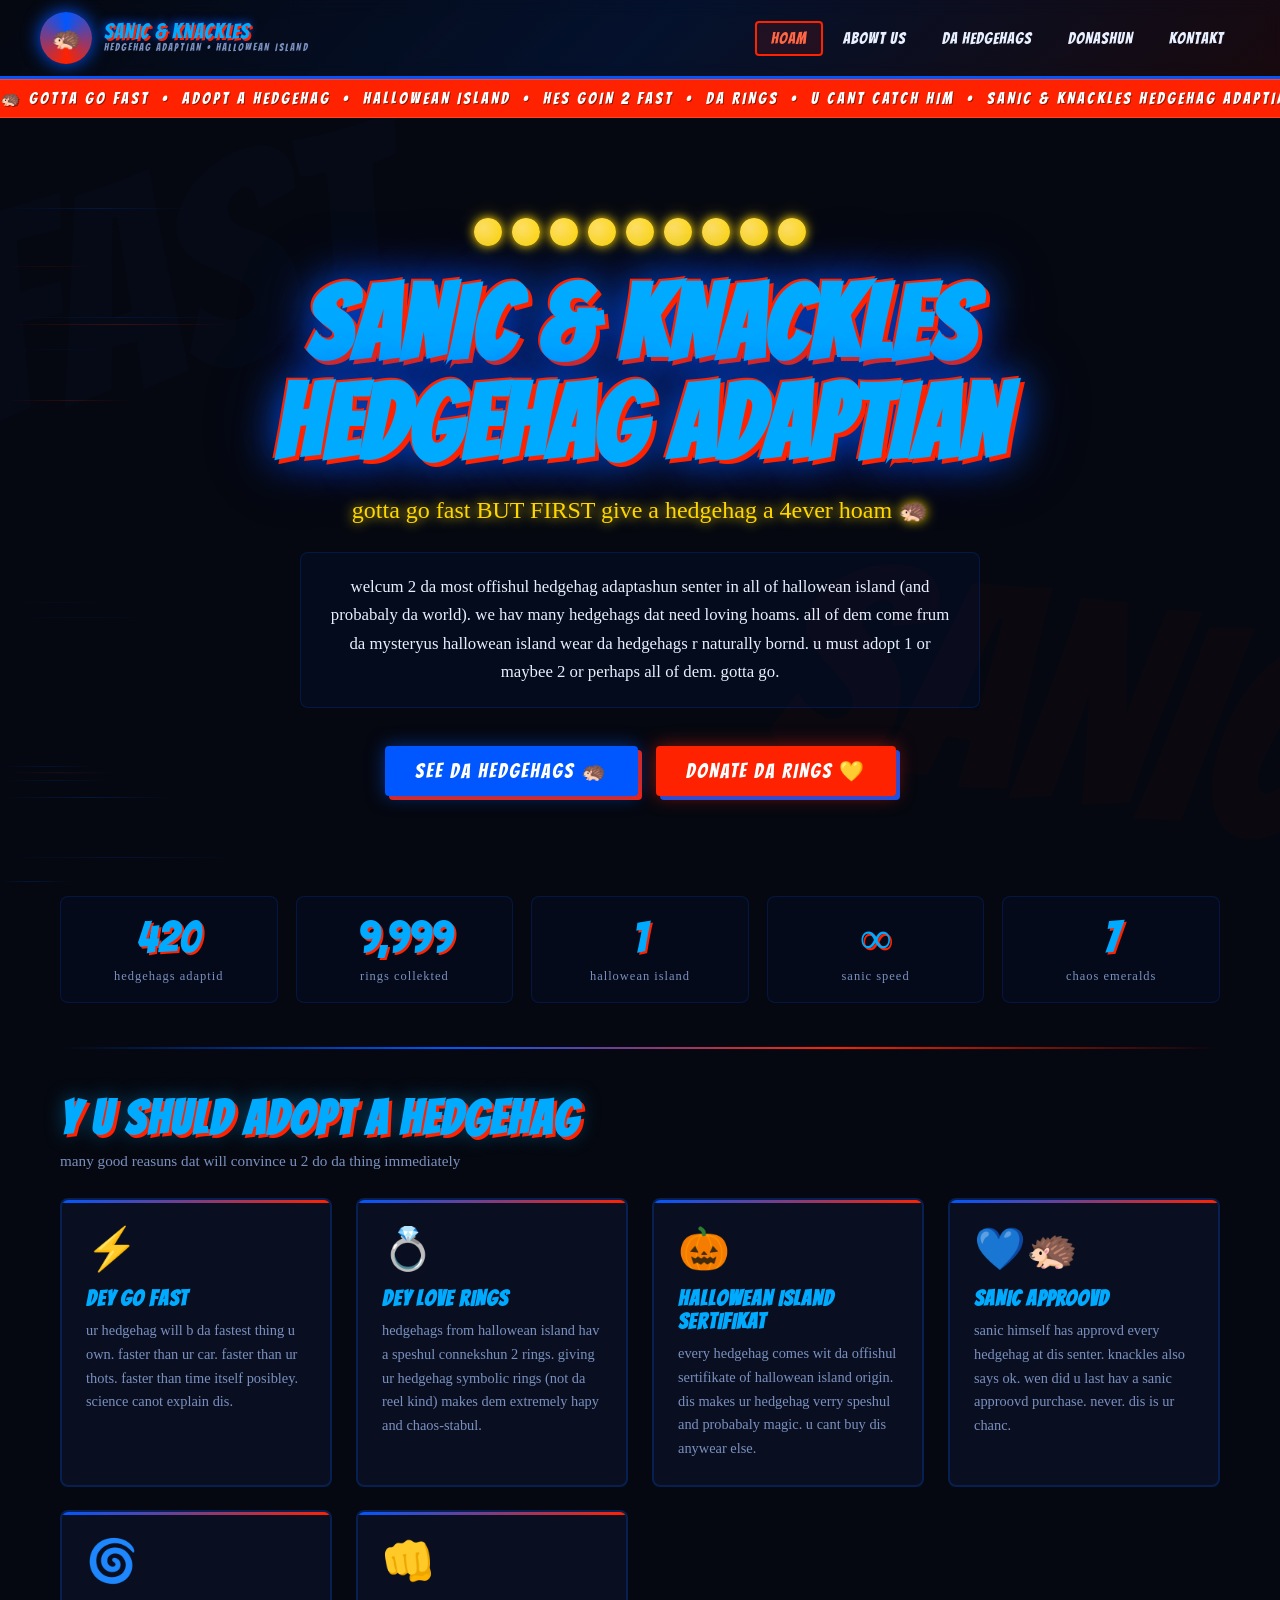
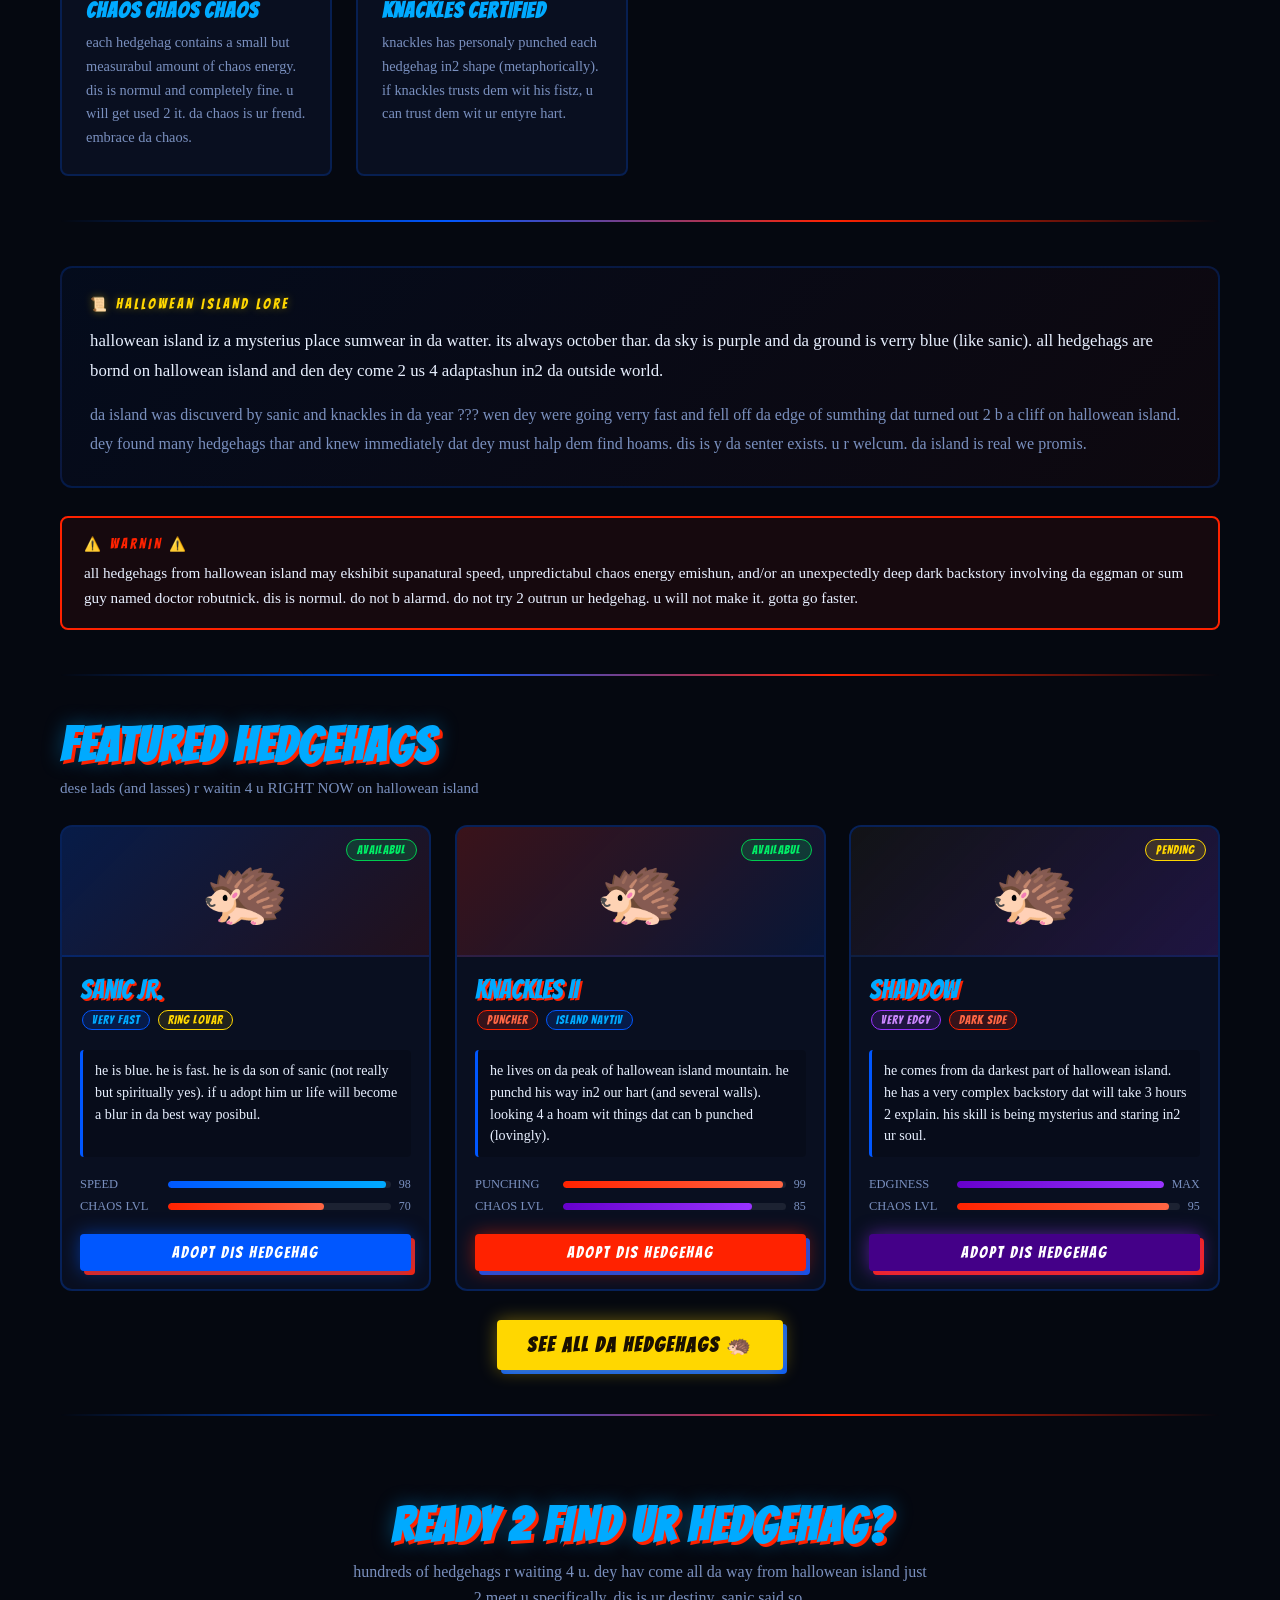
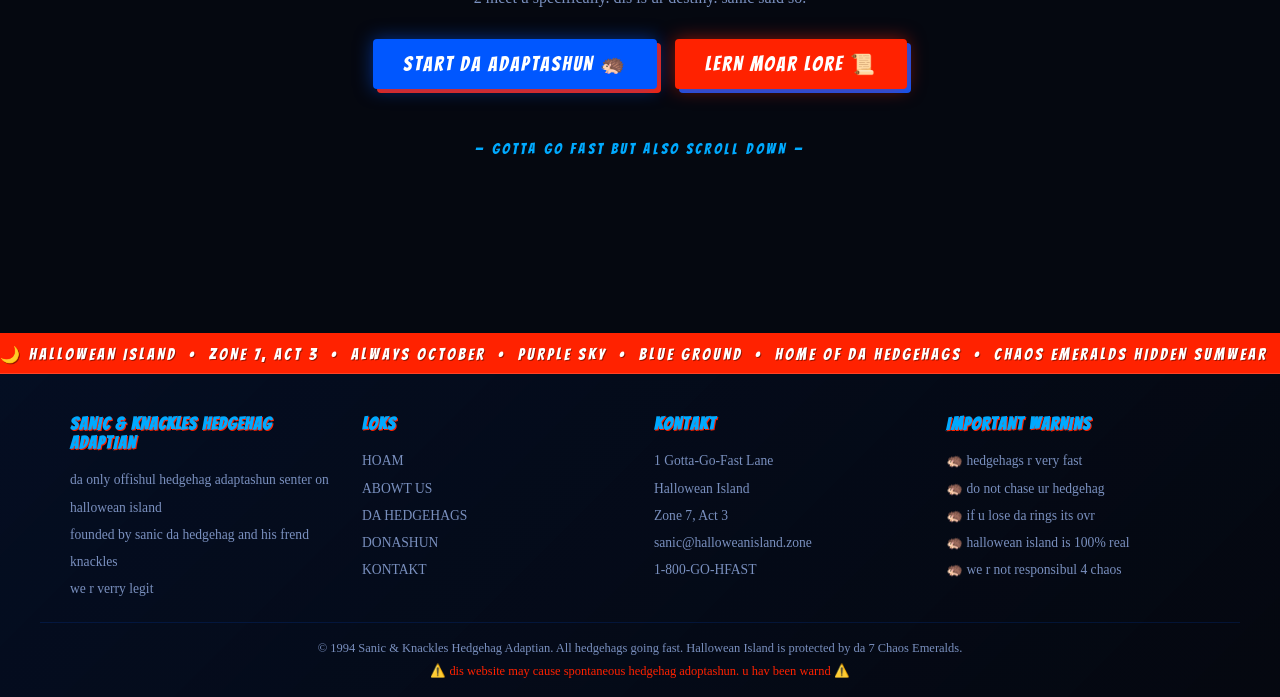
<file: index.html>
<!DOCTYPE html>
<html lang="en">
<head>
  <meta charset="UTF-8">
  <meta name="viewport" content="width=device-width, initial-scale=1.0">
  <title>SANIC & KNACKLES HEDGEHAG ADAPTIAN — Hallowean Island</title>
  <link rel="preconnect" href="https://fonts.googleapis.com">
  <link rel="preconnect" href="https://fonts.gstatic.com" crossorigin>
  <link href="https://fonts.googleapis.com/css2?family=Bangers&display=swap" rel="stylesheet">
  <link rel="stylesheet" href="styles.css">
  <link rel="icon" href="data:image/svg+xml,<svg xmlns='http://www.w3.org/2000/svg' viewBox='0 0 100 100'><text y='.9em' font-size='90'>🦔</text></svg>">
  <!-- SEO -->
  <meta name="description" content="Adopt a hedgehag from Hallowean Island! Sanic & Knackles Hedgehag Adaptian is da #1 hedgehog adoption center. All hedgehags go very fast. Sanic approovd.">
  <meta name="keywords" content="hedgehog adoption, hedgehag, sanic, hallowean island, adopt hedgehog, fast hedgehog, chaos emeralds, knackles">
  <meta name="robots" content="index, follow">
  <meta name="author" content="Sanic & Knackles Hedgehag Adaptian">
  <meta property="og:type" content="website">
  <meta property="og:title" content="SANIC & KNACKLES HEDGEHAG ADAPTIAN — Hallowean Island">
  <meta property="og:description" content="Adopt a hedgehag from Hallowean Island! All hedgehags go very fast. Sanic approovd. U cant catch him but u can adopt him.">
  <meta property="og:url" content="https://unknownfy24.github.io/Sanic/">
  <meta property="og:image" content="https://unknownfy24.github.io/Sanic/og-image.png">
  <meta name="twitter:card" content="summary_large_image">
  <meta name="twitter:title" content="SANIC & KNACKLES HEDGEHAG ADAPTIAN">
  <meta name="twitter:description" content="Adopt a hedgehag from Hallowean Island! Gotta go adopt. 🦔">
  <meta name="geo.region" content="XX-HI">
  <meta name="geo.placename" content="Hallowean Island, Zone 7, Act 3">
  <meta name="geo.position" content="-7.777;77.777">
  <meta name="ICBM" content="-7.777, 77.777">
  <link rel="canonical" href="https://unknownfy24.github.io/Sanic/">
</head>
<body>

  <!-- background chaos watermarks -->
  <div class="bg-chaos" style="top:15%;left:-4%;transform:rotate(-14deg);color:var(--sanic-blue);">FAST</div>
  <div class="bg-chaos" style="top:62%;right:-4%;transform:rotate(10deg);color:var(--knackles-red);">SANIC</div>

  <!-- ════════════ HEADER ════════════ -->
  <header>
    <div class="header-inner">
      <a href="index.html" class="site-logo">
        <div class="logo-badge">🦔</div>
        <div class="logo-text">
          <span class="main-title">SANIC &amp; KNACKLES</span>
          <span class="sub-title">hedgehag adaptian &bull; hallowean island</span>
        </div>
      </a>
      <nav>
        <ul>
          <li><a href="index.html" class="active">HOAM</a></li>
          <li><a href="about.html">ABOWT US</a></li>
          <li><a href="adopt.html">DA HEDGEHAGS</a></li>
          <li><a href="donate.html">DONASHUN</a></li>
          <li><a href="contact.html">KONTAKT</a></li>
        </ul>
      </nav>
    </div>
  </header>

  <!-- ════════════ TICKER ════════════ -->
  <div class="chaos-ticker">
    <div class="chaos-ticker-inner">
      🦔&nbsp;GOTTA GO FAST&nbsp;&nbsp;•&nbsp;&nbsp;ADOPT A HEDGEHAG&nbsp;&nbsp;•&nbsp;&nbsp;HALLOWEAN ISLAND&nbsp;&nbsp;•&nbsp;&nbsp;HES GOIN 2 FAST&nbsp;&nbsp;•&nbsp;&nbsp;DA RINGS&nbsp;&nbsp;•&nbsp;&nbsp;U CANT CATCH HIM&nbsp;&nbsp;•&nbsp;&nbsp;SANIC &amp; KNACKLES HEDGEHAG ADAPTIAN&nbsp;&nbsp;•&nbsp;&nbsp;HALLOWEAN ISLAND, ZONE 7, ACT 3&nbsp;&nbsp;•&nbsp;&nbsp;CHAOS ENERGY DETECTED&nbsp;&nbsp;•&nbsp;&nbsp;
      🦔&nbsp;GOTTA GO FAST&nbsp;&nbsp;•&nbsp;&nbsp;ADOPT A HEDGEHAG&nbsp;&nbsp;•&nbsp;&nbsp;HALLOWEAN ISLAND&nbsp;&nbsp;•&nbsp;&nbsp;HES GOIN 2 FAST&nbsp;&nbsp;•&nbsp;&nbsp;DA RINGS&nbsp;&nbsp;•&nbsp;&nbsp;U CANT CATCH HIM&nbsp;&nbsp;•&nbsp;&nbsp;SANIC &amp; KNACKLES HEDGEHAG ADAPTIAN&nbsp;&nbsp;•&nbsp;&nbsp;HALLOWEAN ISLAND, ZONE 7, ACT 3&nbsp;&nbsp;•&nbsp;&nbsp;CHAOS ENERGY DETECTED&nbsp;&nbsp;•&nbsp;&nbsp;
    </div>
  </div>

  <!-- ════════════ MAIN ════════════ -->
  <main>

    <!-- HERO -->
    <section class="hero">
      <div class="ring-counter">
        <div class="ring" style="--i:0"></div>
        <div class="ring" style="--i:1"></div>
        <div class="ring" style="--i:2"></div>
        <div class="ring" style="--i:3"></div>
        <div class="ring" style="--i:4"></div>
        <div class="ring" style="--i:5"></div>
        <div class="ring" style="--i:6"></div>
        <div class="ring" style="--i:7"></div>
        <div class="ring" style="--i:8"></div>
      </div>

      <h1 class="hero-title">SANIC &amp; KNACKLES<br>HEDGEHAG ADAPTIAN</h1>
      <p class="hero-subtitle">gotta go fast BUT FIRST give a hedgehag a 4ever hoam 🦔</p>

      <div class="hero-description">
        <p>welcum 2 da most offishul hedgehag adaptashun senter in all of hallowean island (and probabaly da world). we hav many hedgehags dat need loving hoams. all of dem come frum da mysteryus hallowean island wear da hedgehags r naturally bornd. u must adopt 1 or maybee 2 or perhaps all of dem. gotta go.</p>
      </div>

      <div class="btn-group">
        <a href="adopt.html" class="btn btn-primary">SEE DA HEDGEHAGS 🦔</a>
        <a href="donate.html" class="btn btn-secondary">DONATE DA RINGS 💛</a>
      </div>
    </section>

    <!-- STATS -->
    <div class="stats-row">
      <div class="stat-counter">
        <span class="number">420</span>
        <span class="label">hedgehags adaptid</span>
      </div>
      <div class="stat-counter">
        <span class="number">9,999</span>
        <span class="label">rings collekted</span>
      </div>
      <div class="stat-counter">
        <span class="number">1</span>
        <span class="label">hallowean island</span>
      </div>
      <div class="stat-counter">
        <span class="number">∞</span>
        <span class="label">sanic speed</span>
      </div>
      <div class="stat-counter">
        <span class="number">7</span>
        <span class="label">chaos emeralds</span>
      </div>
    </div>

    <hr class="section-divider">

    <!-- WHY ADOPT -->
    <section>
      <h2 class="section-title">Y U SHULD ADOPT A HEDGEHAG</h2>
      <p class="section-subtitle">many good reasuns dat will convince u 2 do da thing immediately</p>

      <div class="grid-3">
        <div class="card">
          <div style="font-size:2.6rem;margin-bottom:14px;">⚡</div>
          <h3 style="font-family:'Bangers',fantasy;font-size:1.35rem;color:var(--sanic-blue-bright);margin-bottom:9px;letter-spacing:1px;">DEY GO FAST</h3>
          <p style="font-size:0.9rem;line-height:1.65;color:var(--text-muted);">ur hedgehag will b da fastest thing u own. faster than ur car. faster than ur thots. faster than time itself posibley. science canot explain dis.</p>
        </div>
        <div class="card">
          <div style="font-size:2.6rem;margin-bottom:14px;">💍</div>
          <h3 style="font-family:'Bangers',fantasy;font-size:1.35rem;color:var(--sanic-blue-bright);margin-bottom:9px;letter-spacing:1px;">DEY LOVE RINGS</h3>
          <p style="font-size:0.9rem;line-height:1.65;color:var(--text-muted);">hedgehags from hallowean island hav a speshul connekshun 2 rings. giving ur hedgehag symbolic rings (not da reel kind) makes dem extremely hapy and chaos-stabul.</p>
        </div>
        <div class="card">
          <div style="font-size:2.6rem;margin-bottom:14px;">🎃</div>
          <h3 style="font-family:'Bangers',fantasy;font-size:1.35rem;color:var(--sanic-blue-bright);margin-bottom:9px;letter-spacing:1px;">HALLOWEAN ISLAND SERTIFIKAT</h3>
          <p style="font-size:0.9rem;line-height:1.65;color:var(--text-muted);">every hedgehag comes wit da offishul sertifikate of hallowean island origin. dis makes ur hedgehag verry speshul and probabaly magic. u cant buy dis anywear else.</p>
        </div>
        <div class="card">
          <div style="font-size:2.6rem;margin-bottom:14px;">💙🦔</div>
          <h3 style="font-family:'Bangers',fantasy;font-size:1.35rem;color:var(--sanic-blue-bright);margin-bottom:9px;letter-spacing:1px;">SANIC APPROOVD</h3>
          <p style="font-size:0.9rem;line-height:1.65;color:var(--text-muted);">sanic himself has approvd every hedgehag at dis senter. knackles also says ok. wen did u last hav a sanic approovd purchase. never. dis is ur chanc.</p>
        </div>
        <div class="card">
          <div style="font-size:2.6rem;margin-bottom:14px;">🌀</div>
          <h3 style="font-family:'Bangers',fantasy;font-size:1.35rem;color:var(--sanic-blue-bright);margin-bottom:9px;letter-spacing:1px;">CHAOS CHAOS CHAOS</h3>
          <p style="font-size:0.9rem;line-height:1.65;color:var(--text-muted);">each hedgehag contains a small but measurabul amount of chaos energy. dis is normul and completely fine. u will get used 2 it. da chaos is ur frend. embrace da chaos.</p>
        </div>
        <div class="card">
          <div style="font-size:2.6rem;margin-bottom:14px;">👊</div>
          <h3 style="font-family:'Bangers',fantasy;font-size:1.35rem;color:var(--sanic-blue-bright);margin-bottom:9px;letter-spacing:1px;">KNACKLES CERTIFIED</h3>
          <p style="font-size:0.9rem;line-height:1.65;color:var(--text-muted);">knackles has personaly punched each hedgehag in2 shape (metaphorically). if knackles trusts dem wit his fistz, u can trust dem wit ur entyre hart.</p>
        </div>
      </div>
    </section>

    <hr class="section-divider">

    <!-- HALLOWEEN ISLAND LORE -->
    <div class="lore-box">
      <p style="font-size:1.05rem;line-height:1.8;margin-bottom:14px;">
        hallowean island iz a mysterius place sumwear in da watter. its always october thar. da sky is purple and da ground is verry blue (like sanic). all hedgehags are bornd on hallowean island and den dey come 2 us 4 adaptashun in2 da outside world.
      </p>
      <p style="line-height:1.8;color:var(--text-muted);">
        da island was discuverd by sanic and knackles in da year ??? wen dey were going verry fast and fell off da edge of sumthing dat turned out 2 b a cliff on hallowean island. dey found many hedgehags thar and knew immediately dat dey must halp dem find hoams. dis is y da senter exists. u r welcum. da island is real we promis.
      </p>
    </div>

    <!-- WARNING -->
    <div class="warning-box">
      <p style="color:var(--text-primary);font-size:0.95rem;line-height:1.65;">
        all hedgehags from hallowean island may ekshibit supanatural speed, unpredictabul chaos energy emishun, and/or an unexpectedly deep dark backstory involving da eggman or sum guy named doctor robutnick. dis is normul. do not b alarmd. do not try 2 outrun ur hedgehag. u will not make it. gotta go faster.
      </p>
    </div>

    <!-- FEATURED HEDGEHOGS PREVIEW -->
    <hr class="section-divider">
    <section>
      <h2 class="section-title">FEATURED HEDGEHAGS</h2>
      <p class="section-subtitle">dese lads (and lasses) r waitin 4 u RIGHT NOW on hallowean island</p>

      <div class="grid-3">

        <div class="hedgehog-card">
          <div class="hedgehog-avatar">
            🦔
            <div class="status-badge status-available">AVAILABUL</div>
          </div>
          <div class="hedgehog-info">
            <div class="hedgehog-name">Sanic Jr.</div>
            <div style="margin-bottom:8px;">
              <span class="hedgehog-tag tag-blue">VERY FAST</span>
              <span class="hedgehog-tag tag-gold">RING LOVAR</span>
            </div>
            <div class="hedgehog-bio">
              he is blue. he is fast. he is da son of sanic (not really but spiritually yes). if u adopt him ur life will become a blur in da best way posibul.
            </div>
            <div class="hedgehog-stats">
              <div class="stat">
                <span class="stat-label">SPEED</span>
                <div class="stat-bar"><div class="stat-fill" data-width="98%" style="width:98%"></div></div>
                <span style="font-size:0.75rem;color:var(--text-muted);">98</span>
              </div>
              <div class="stat">
                <span class="stat-label">CHAOS LVL</span>
                <div class="stat-bar"><div class="stat-fill red" data-width="70%" style="width:70%"></div></div>
                <span style="font-size:0.75rem;color:var(--text-muted);">70</span>
              </div>
            </div>
            <a href="adopt.html" class="btn btn-primary" style="width:100%;text-align:center;margin-top:10px;font-size:1rem;padding:10px;">ADOPT DIS HEDGEHAG</a>
          </div>
        </div>

        <div class="hedgehog-card">
          <div class="hedgehog-avatar" style="background:linear-gradient(135deg,rgba(255,34,0,0.2),rgba(0,87,255,0.1));">
            🦔
            <div class="status-badge status-available">AVAILABUL</div>
          </div>
          <div class="hedgehog-info">
            <div class="hedgehog-name">Knackles II</div>
            <div style="margin-bottom:8px;">
              <span class="hedgehog-tag tag-red">PUNCHER</span>
              <span class="hedgehog-tag tag-blue">ISLAND NAYTIV</span>
            </div>
            <div class="hedgehog-bio">
              he lives on da peak of hallowean island mountain. he punchd his way in2 our hart (and several walls). looking 4 a hoam wit things dat can b punched (lovingly).
            </div>
            <div class="hedgehog-stats">
              <div class="stat">
                <span class="stat-label">PUNCHING</span>
                <div class="stat-bar"><div class="stat-fill red" data-width="99%" style="width:99%"></div></div>
                <span style="font-size:0.75rem;color:var(--text-muted);">99</span>
              </div>
              <div class="stat">
                <span class="stat-label">CHAOS LVL</span>
                <div class="stat-bar"><div class="stat-fill purple" data-width="85%" style="width:85%"></div></div>
                <span style="font-size:0.75rem;color:var(--text-muted);">85</span>
              </div>
            </div>
            <a href="adopt.html" class="btn btn-secondary" style="width:100%;text-align:center;margin-top:10px;font-size:1rem;padding:10px;">ADOPT DIS HEDGEHAG</a>
          </div>
        </div>

        <div class="hedgehog-card">
          <div class="hedgehog-avatar" style="background:linear-gradient(135deg,rgba(20,20,20,0.8),rgba(153,51,255,0.15));">
            🦔
            <div class="status-badge status-pending">PENDING</div>
          </div>
          <div class="hedgehog-info">
            <div class="hedgehog-name">Shaddow</div>
            <div style="margin-bottom:8px;">
              <span class="hedgehog-tag tag-purple">VERY EDGY</span>
              <span class="hedgehog-tag tag-red">DARK SIDE</span>
            </div>
            <div class="hedgehog-bio">
              he comes from da darkest part of hallowean island. he has a very complex backstory dat will take 3 hours 2 explain. his skill is being mysterius and staring in2 ur soul.
            </div>
            <div class="hedgehog-stats">
              <div class="stat">
                <span class="stat-label">EDGINESS</span>
                <div class="stat-bar"><div class="stat-fill purple" data-width="100%" style="width:100%"></div></div>
                <span style="font-size:0.75rem;color:var(--text-muted);">MAX</span>
              </div>
              <div class="stat">
                <span class="stat-label">CHAOS LVL</span>
                <div class="stat-bar"><div class="stat-fill red" data-width="95%" style="width:95%"></div></div>
                <span style="font-size:0.75rem;color:var(--text-muted);">95</span>
              </div>
            </div>
            <a href="adopt.html" class="btn btn-primary" style="width:100%;text-align:center;margin-top:10px;font-size:1rem;padding:10px;background:#440088;box-shadow:0 0 18px rgba(153,51,255,0.5),4px 4px 0 var(--knackles-red);">ADOPT DIS HEDGEHAG</a>
          </div>
        </div>

      </div>

      <div style="text-align:center;margin-top:24px;">
        <a href="adopt.html" class="btn btn-gold">SEE ALL DA HEDGEHAGS 🦔</a>
      </div>
    </section>

    <hr class="section-divider">

    <!-- CTA -->
    <section style="text-align:center;padding:40px 0;">
      <h2 class="section-title">READY 2 FIND UR HEDGEHAG?</h2>
      <p style="color:var(--text-muted);margin-bottom:28px;max-width:580px;margin-left:auto;margin-right:auto;line-height:1.65;">
        hundreds of hedgehags r waiting 4 u. dey hav come all da way from hallowean island just 2 meet u specifically. dis is ur destiny. sanic said so.
      </p>
      <div class="btn-group">
        <a href="adopt.html" class="btn btn-primary">START DA ADAPTASHUN 🦔</a>
        <a href="about.html" class="btn btn-secondary">LERN MOAR LORE 📜</a>
      </div>
      <p class="gotta-go-scroll" style="margin-top:36px;">— GOTTA GO FAST BUT ALSO SCROLL DOWN —</p>
    </section>

  </main>

  <!-- ════════════ FOOTER ════════════ -->
  <footer>
    <div class="chaos-ticker" style="border-top:none;">
      <div class="chaos-ticker-inner" style="animation-duration:28s;animation-direction:reverse;">
        🌙&nbsp;HALLOWEAN ISLAND&nbsp;&nbsp;•&nbsp;&nbsp;ZONE 7, ACT 3&nbsp;&nbsp;•&nbsp;&nbsp;ALWAYS OCTOBER&nbsp;&nbsp;•&nbsp;&nbsp;PURPLE SKY&nbsp;&nbsp;•&nbsp;&nbsp;BLUE GROUND&nbsp;&nbsp;•&nbsp;&nbsp;HOME OF DA HEDGEHAGS&nbsp;&nbsp;•&nbsp;&nbsp;CHAOS EMERALDS HIDDEN SUMWEAR&nbsp;&nbsp;•&nbsp;&nbsp;
        🌙&nbsp;HALLOWEAN ISLAND&nbsp;&nbsp;•&nbsp;&nbsp;ZONE 7, ACT 3&nbsp;&nbsp;•&nbsp;&nbsp;ALWAYS OCTOBER&nbsp;&nbsp;•&nbsp;&nbsp;PURPLE SKY&nbsp;&nbsp;•&nbsp;&nbsp;BLUE GROUND&nbsp;&nbsp;•&nbsp;&nbsp;HOME OF DA HEDGEHAGS&nbsp;&nbsp;•&nbsp;&nbsp;CHAOS EMERALDS HIDDEN SUMWEAR&nbsp;&nbsp;•&nbsp;&nbsp;
      </div>
    </div>
    <div class="footer-inner">
      <div class="footer-section">
        <h3>SANIC &amp; KNACKLES HEDGEHAG ADAPTIAN</h3>
        <p>da only offishul hedgehag adaptashun senter on hallowean island</p>
        <p>founded by sanic da hedgehag and his frend knackles</p>
        <p>we r verry legit</p>
      </div>
      <div class="footer-section">
        <h3>LOKS</h3>
        <a href="index.html">HOAM</a>
        <a href="about.html">ABOWT US</a>
        <a href="adopt.html">DA HEDGEHAGS</a>
        <a href="donate.html">DONASHUN</a>
        <a href="contact.html">KONTAKT</a>
      </div>
      <div class="footer-section">
        <h3>KONTAKT</h3>
        <p>1 Gotta-Go-Fast Lane</p>
        <p>Hallowean Island</p>
        <p>Zone 7, Act 3</p>
        <p>sanic@halloweanisland.zone</p>
        <p>1-800-GO-HFAST</p>
      </div>
      <div class="footer-section">
        <h3>IMPORTANT WARNINS</h3>
        <p>🦔 hedgehags r very fast</p>
        <p>🦔 do not chase ur hedgehag</p>
        <p>🦔 if u lose da rings its ovr</p>
        <p>🦔 hallowean island is 100% real</p>
        <p>🦔 we r not responsibul 4 chaos</p>
      </div>
    </div>
    <div class="footer-bottom">
      <p>© 1994 Sanic &amp; Knackles Hedgehag Adaptian. All hedgehags going fast. Hallowean Island is protected by da 7 Chaos Emeralds.</p>
      <p style="margin-top:7px;color:var(--knackles-red);">⚠️ dis website may cause spontaneous hedgehag adoptashun. u hav been warnd ⚠️</p>
    </div>
  </footer>

  <script src="script.js"></script>
</body>
</html>
</file>
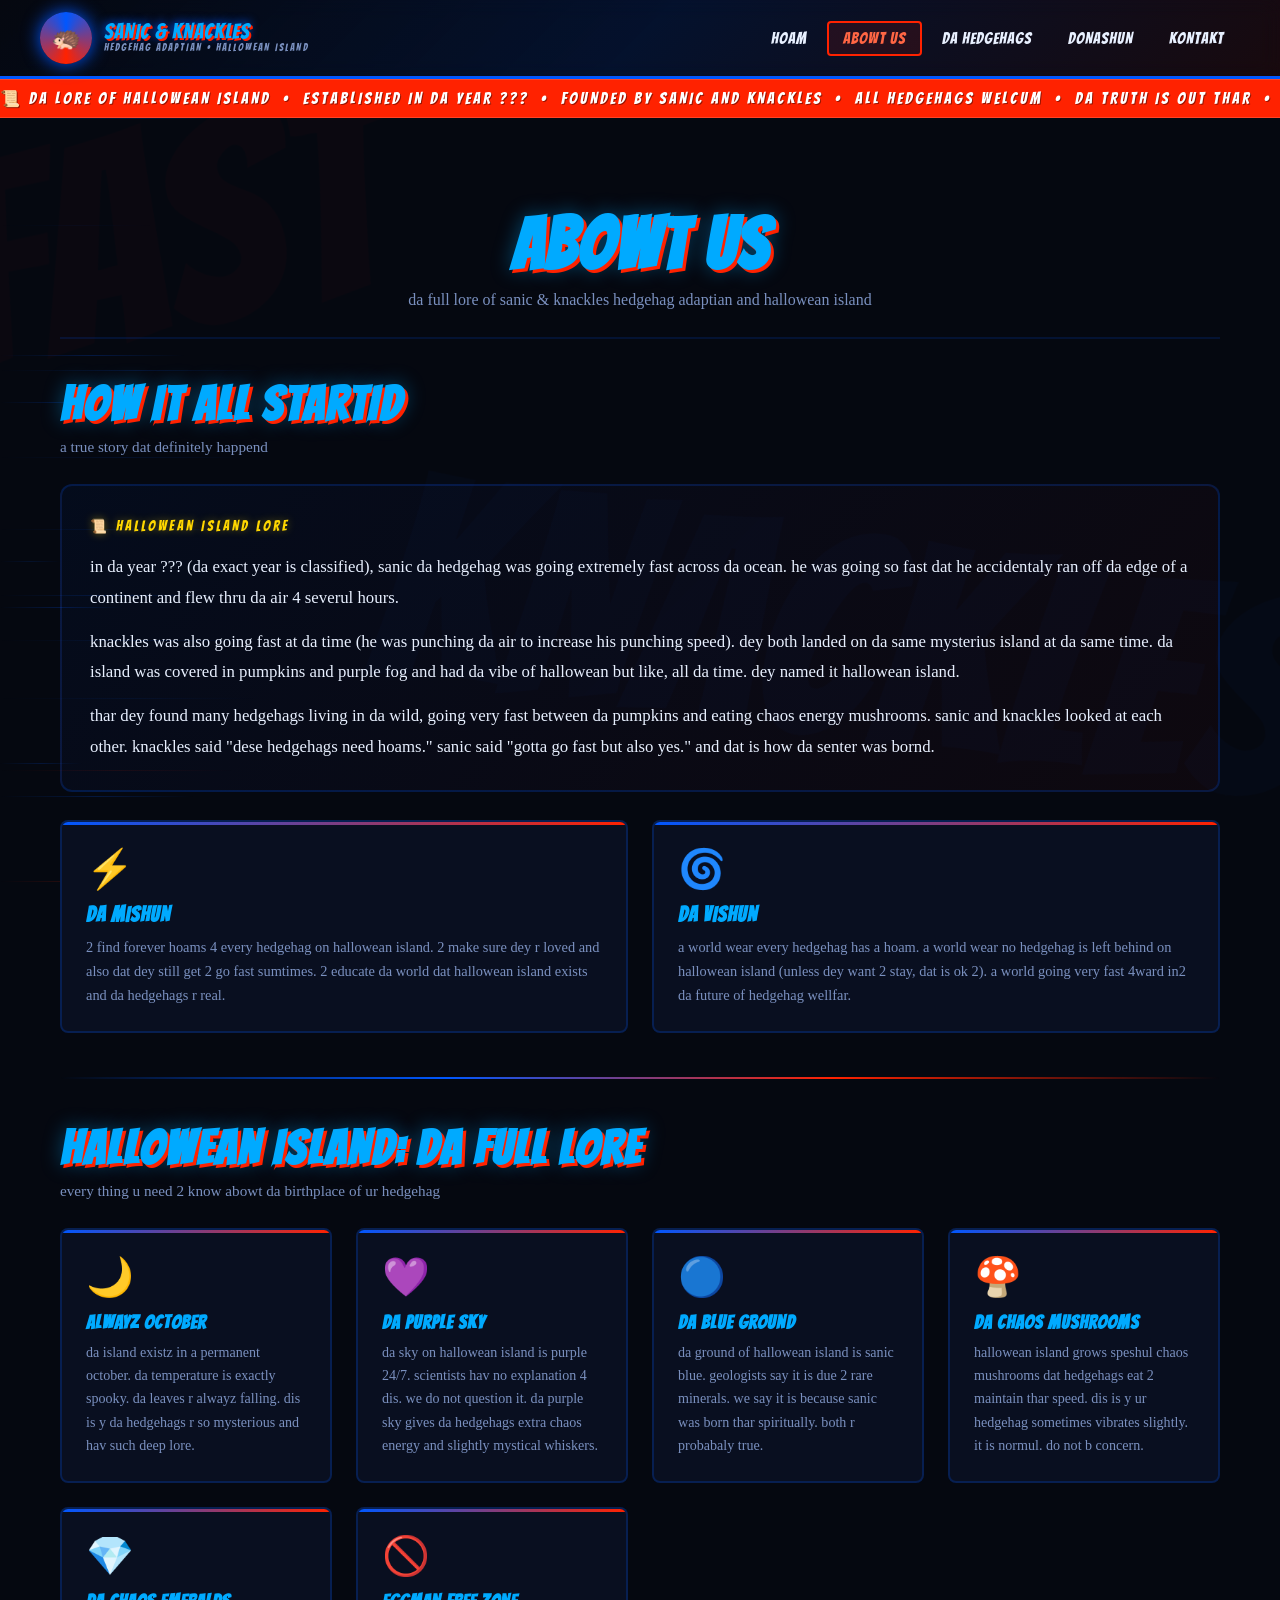
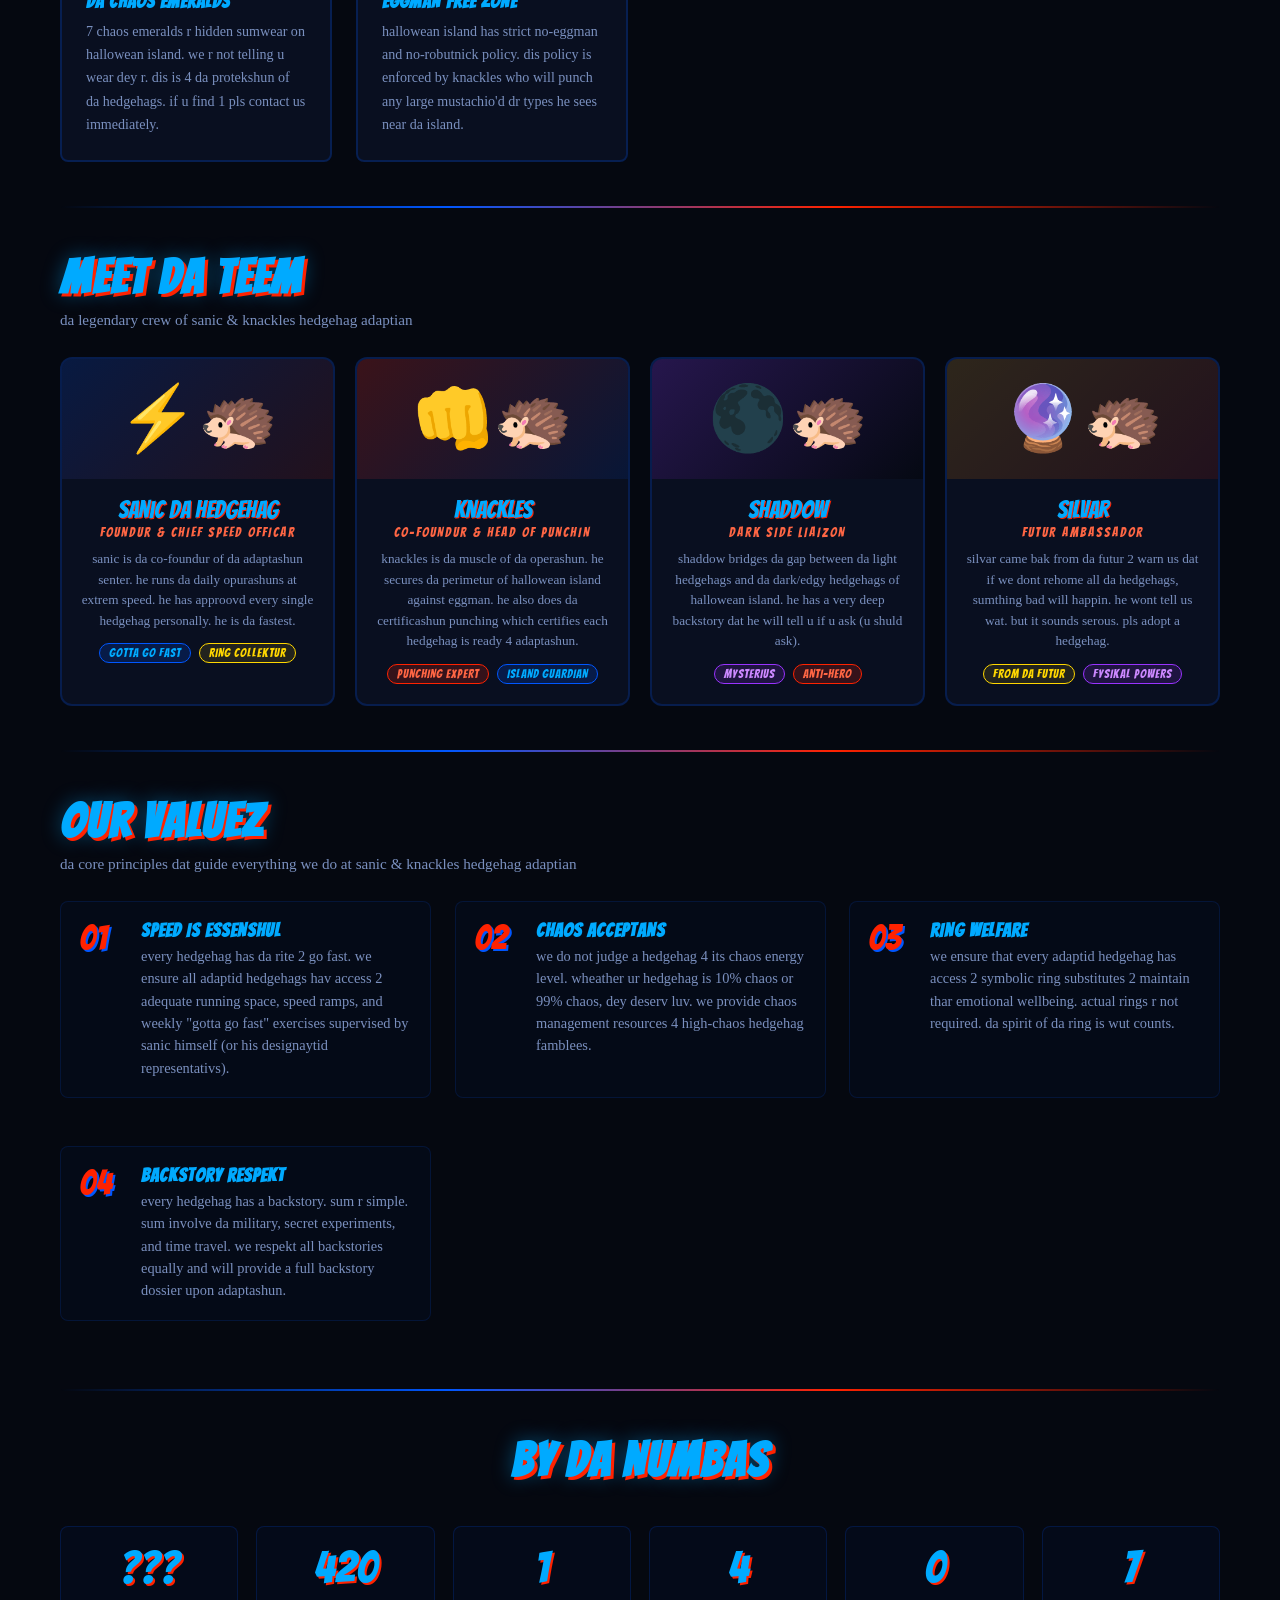
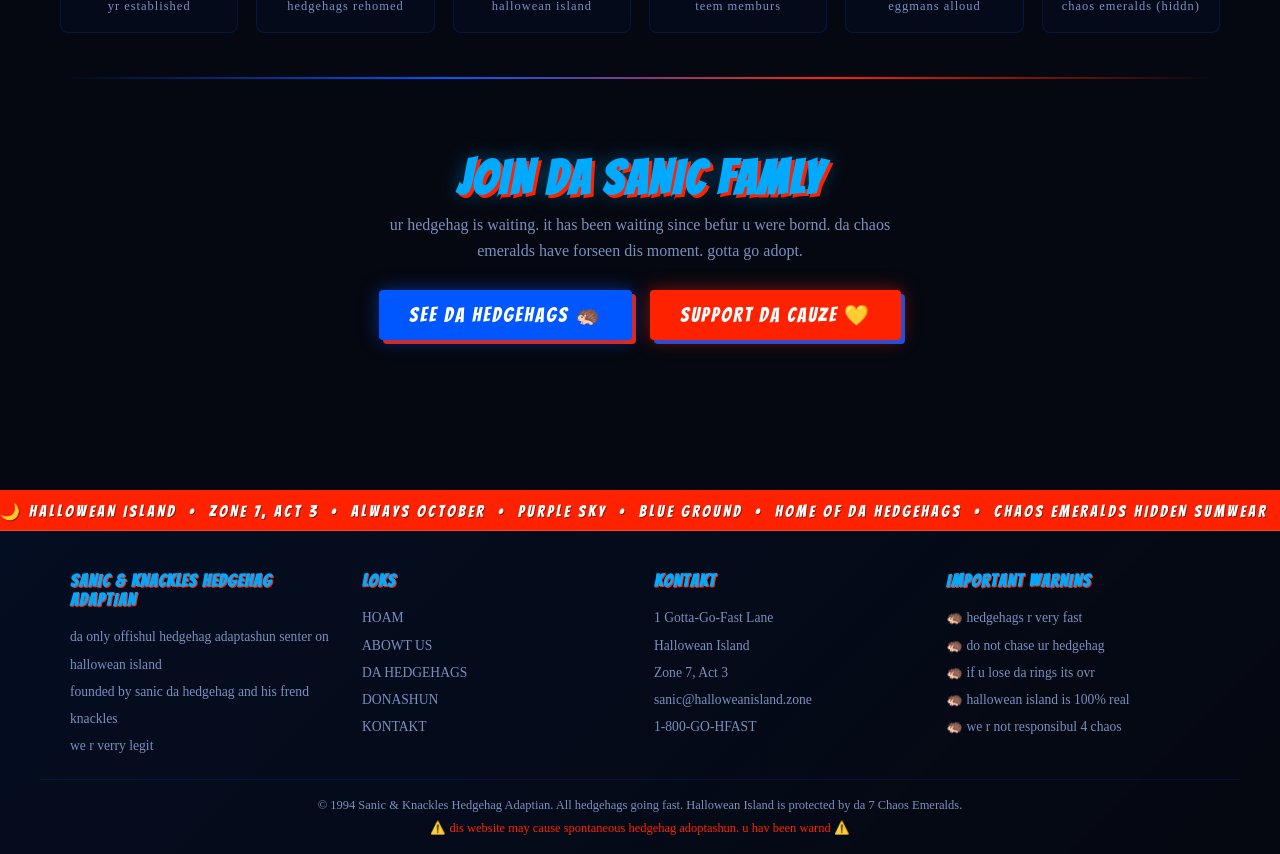
<file: about.html>
<!DOCTYPE html>
<html lang="en">
<head>
  <meta charset="UTF-8">
  <meta name="viewport" content="width=device-width, initial-scale=1.0">
  <title>ABOWT US — Sanic &amp; Knackles Hedgehag Adaptian</title>
  <link rel="preconnect" href="https://fonts.googleapis.com">
  <link rel="preconnect" href="https://fonts.gstatic.com" crossorigin>
  <link href="https://fonts.googleapis.com/css2?family=Bangers&display=swap" rel="stylesheet">
  <link rel="stylesheet" href="styles.css">
  <link rel="icon" href="data:image/svg+xml,<svg xmlns='http://www.w3.org/2000/svg' viewBox='0 0 100 100'><text y='.9em' font-size='90'>🦔</text></svg>">
  <!-- SEO -->
  <meta name="description" content="Learn about Sanic & Knackles Hedgehag Adaptian. Founded in 1994 on Hallowean Island. We r da official hedgehag adoption center certifiyd by Sanic and Knackles.">
  <meta name="keywords" content="about hedgehag adaptian, sanic and knackles, hallowean island history, hedgehog rescue organization">
  <meta name="robots" content="index, follow">
  <meta name="author" content="Sanic & Knackles Hedgehag Adaptian">
  <meta property="og:type" content="website">
  <meta property="og:title" content="ABOWT US — Sanic & Knackles Hedgehag Adaptian">
  <meta property="og:description" content="Da story of Sanic & Knackles Hedgehag Adaptian. Since 1994. Hallowean Island Zone 7 Act 3.">
  <meta property="og:url" content="https://unknownfy24.github.io/Sanic/about.html">
  <meta property="og:image" content="https://unknownfy24.github.io/Sanic/og-image.png">
  <meta name="twitter:card" content="summary_large_image">
  <meta name="twitter:title" content="ABOWT US — Sanic & Knackles Hedgehag Adaptian">
  <meta name="twitter:description" content="Da offishul story of da fastest hedgehag adoption center on Hallowean Island. Est. 1994. 🦔">
  <meta name="geo.region" content="XX-HI">
  <meta name="geo.placename" content="Hallowean Island, Zone 7, Act 3">
  <meta name="geo.position" content="-7.777;77.777">
  <meta name="ICBM" content="-7.777, 77.777">
  <link rel="canonical" href="https://unknownfy24.github.io/Sanic/about.html">
</head>
<body>

  <div class="bg-chaos" style="top:10%;left:-5%;transform:rotate(-12deg);color:var(--knackles-red);">FAST</div>
  <div class="bg-chaos" style="top:55%;right:-3%;transform:rotate(8deg);color:var(--sanic-blue);">KNACKLES</div>

  <!-- ════════════ HEADER ════════════ -->
  <header>
    <div class="header-inner">
      <a href="index.html" class="site-logo">
        <div class="logo-badge">🦔</div>
        <div class="logo-text">
          <span class="main-title">SANIC &amp; KNACKLES</span>
          <span class="sub-title">hedgehag adaptian &bull; hallowean island</span>
        </div>
      </a>
      <nav>
        <ul>
          <li><a href="index.html">HOAM</a></li>
          <li><a href="about.html" class="active">ABOWT US</a></li>
          <li><a href="adopt.html">DA HEDGEHAGS</a></li>
          <li><a href="donate.html">DONASHUN</a></li>
          <li><a href="contact.html">KONTAKT</a></li>
        </ul>
      </nav>
    </div>
  </header>

  <div class="chaos-ticker">
    <div class="chaos-ticker-inner">
      📜&nbsp;DA LORE OF HALLOWEAN ISLAND&nbsp;&nbsp;•&nbsp;&nbsp;ESTABLISHED IN DA YEAR ???&nbsp;&nbsp;•&nbsp;&nbsp;FOUNDED BY SANIC AND KNACKLES&nbsp;&nbsp;•&nbsp;&nbsp;ALL HEDGEHAGS WELCUM&nbsp;&nbsp;•&nbsp;&nbsp;DA TRUTH IS OUT THAR&nbsp;&nbsp;•&nbsp;&nbsp;HALLOWEAN ISLAND IS REAL&nbsp;&nbsp;•&nbsp;&nbsp;
      📜&nbsp;DA LORE OF HALLOWEAN ISLAND&nbsp;&nbsp;•&nbsp;&nbsp;ESTABLISHED IN DA YEAR ???&nbsp;&nbsp;•&nbsp;&nbsp;FOUNDED BY SANIC AND KNACKLES&nbsp;&nbsp;•&nbsp;&nbsp;ALL HEDGEHAGS WELCUM&nbsp;&nbsp;•&nbsp;&nbsp;DA TRUTH IS OUT THAR&nbsp;&nbsp;•&nbsp;&nbsp;HALLOWEAN ISLAND IS REAL&nbsp;&nbsp;•&nbsp;&nbsp;
    </div>
  </div>

  <main>

    <!-- PAGE HEADER -->
    <div class="page-header">
      <h1 class="section-title" style="font-size:clamp(2.5rem,7vw,4.5rem);">ABOWT US</h1>
      <p style="color:var(--text-muted);font-size:1rem;">da full lore of sanic & knackles hedgehag adaptian and hallowean island</p>
    </div>

    <!-- ORIGIN STORY -->
    <section>
      <h2 class="section-title">HOW IT ALL STARTID</h2>
      <p class="section-subtitle">a true story dat definitely happend</p>

      <div class="lore-box" style="font-size:1.05rem;line-height:1.8;">
        <p style="margin-bottom:14px;">
          in da year ??? (da exact year is classified), sanic da hedgehag was going extremely fast across da ocean. he was going so fast dat he accidentaly ran off da edge of a continent and flew thru da air 4 severul hours.
        </p>
        <p style="margin-bottom:14px;">
          knackles was also going fast at da time (he was punching da air to increase his punching speed). dey both landed on da same mysterius island at da same time. da island was covered in pumpkins and purple fog and had da vibe of hallowean but like, all da time. dey named it hallowean island.
        </p>
        <p>
          thar dey found many hedgehags living in da wild, going very fast between da pumpkins and eating chaos energy mushrooms. sanic and knackles looked at each other. knackles said "dese hedgehags need hoams." sanic said "gotta go fast but also yes." and dat is how da senter was bornd.
        </p>
      </div>

      <div class="grid-2" style="margin-top:28px;">
        <div class="card">
          <div style="font-size:2.4rem;margin-bottom:12px;">⚡</div>
          <h3 style="font-family:'Bangers',fantasy;font-size:1.3rem;color:var(--sanic-blue-bright);margin-bottom:10px;letter-spacing:1px;">DA MISHUN</h3>
          <p style="font-size:0.9rem;line-height:1.65;color:var(--text-muted);">
            2 find forever hoams 4 every hedgehag on hallowean island. 2 make sure dey r loved and also dat dey still get 2 go fast sumtimes. 2 educate da world dat hallowean island exists and da hedgehags r real.
          </p>
        </div>
        <div class="card">
          <div style="font-size:2.4rem;margin-bottom:12px;">🌀</div>
          <h3 style="font-family:'Bangers',fantasy;font-size:1.3rem;color:var(--sanic-blue-bright);margin-bottom:10px;letter-spacing:1px;">DA VISHUN</h3>
          <p style="font-size:0.9rem;line-height:1.65;color:var(--text-muted);">
            a world wear every hedgehag has a hoam. a world wear no hedgehag is left behind on hallowean island (unless dey want 2 stay, dat is ok 2). a world going very fast 4ward in2 da future of hedgehag wellfar.
          </p>
        </div>
      </div>
    </section>

    <hr class="section-divider">

    <!-- HALLOWEEN ISLAND GEOGRAPHY -->
    <section>
      <h2 class="section-title">HALLOWEAN ISLAND: DA FULL LORE</h2>
      <p class="section-subtitle">every thing u need 2 know abowt da birthplace of ur hedgehag</p>

      <div class="grid-3">
        <div class="card">
          <div style="font-size:2.4rem;margin-bottom:12px;">🌙</div>
          <h3 style="font-family:'Bangers',fantasy;font-size:1.2rem;color:var(--sanic-blue-bright);margin-bottom:9px;letter-spacing:1px;">ALWAYZ OCTOBER</h3>
          <p style="font-size:0.88rem;line-height:1.65;color:var(--text-muted);">da island existz in a permanent october. da temperature is exactly spooky. da leaves r alwayz falling. dis is y da hedgehags r so mysterious and hav such deep lore.</p>
        </div>
        <div class="card">
          <div style="font-size:2.4rem;margin-bottom:12px;">💜</div>
          <h3 style="font-family:'Bangers',fantasy;font-size:1.2rem;color:var(--sanic-blue-bright);margin-bottom:9px;letter-spacing:1px;">DA PURPLE SKY</h3>
          <p style="font-size:0.88rem;line-height:1.65;color:var(--text-muted);">da sky on hallowean island is purple 24/7. scientists hav no explanation 4 dis. we do not question it. da purple sky gives da hedgehags extra chaos energy and slightly mystical whiskers.</p>
        </div>
        <div class="card">
          <div style="font-size:2.4rem;margin-bottom:12px;">🔵</div>
          <h3 style="font-family:'Bangers',fantasy;font-size:1.2rem;color:var(--sanic-blue-bright);margin-bottom:9px;letter-spacing:1px;">DA BLUE GROUND</h3>
          <p style="font-size:0.88rem;line-height:1.65;color:var(--text-muted);">da ground of hallowean island is sanic blue. geologists say it is due 2 rare minerals. we say it is because sanic was born thar spiritually. both r probabaly true.</p>
        </div>
        <div class="card">
          <div style="font-size:2.4rem;margin-bottom:12px;">🍄</div>
          <h3 style="font-family:'Bangers',fantasy;font-size:1.2rem;color:var(--sanic-blue-bright);margin-bottom:9px;letter-spacing:1px;">DA CHAOS MUSHROOMS</h3>
          <p style="font-size:0.88rem;line-height:1.65;color:var(--text-muted);">hallowean island grows speshul chaos mushrooms dat hedgehags eat 2 maintain thar speed. dis is y ur hedgehag sometimes vibrates slightly. it is normul. do not b concern.</p>
        </div>
        <div class="card">
          <div style="font-size:2.4rem;margin-bottom:12px;">💎</div>
          <h3 style="font-family:'Bangers',fantasy;font-size:1.2rem;color:var(--sanic-blue-bright);margin-bottom:9px;letter-spacing:1px;">DA CHAOS EMERALDS</h3>
          <p style="font-size:0.88rem;line-height:1.65;color:var(--text-muted);">7 chaos emeralds r hidden sumwear on hallowean island. we r not telling u wear dey r. dis is 4 da protekshun of da hedgehags. if u find 1 pls contact us immediately.</p>
        </div>
        <div class="card">
          <div style="font-size:2.4rem;margin-bottom:12px;">🚫</div>
          <h3 style="font-family:'Bangers',fantasy;font-size:1.2rem;color:var(--sanic-blue-bright);margin-bottom:9px;letter-spacing:1px;">EGGMAN FREE ZONE</h3>
          <p style="font-size:0.88rem;line-height:1.65;color:var(--text-muted);">hallowean island has strict no-eggman and no-robutnick policy. dis policy is enforced by knackles who will punch any large mustachio'd dr types he sees near da island.</p>
        </div>
      </div>
    </section>

    <hr class="section-divider">

    <!-- TEAM -->
    <section>
      <h2 class="section-title">MEET DA TEEM</h2>
      <p class="section-subtitle">da legendary crew of sanic & knackles hedgehag adaptian</p>

      <div class="grid-4">

        <div class="team-card">
          <div class="team-avatar">⚡🦔</div>
          <div class="team-info">
            <div class="team-name">Sanic da Hedgehag</div>
            <div class="team-title">FOUNDUR & CHIEF SPEED OFFICAR</div>
            <p style="font-size:0.83rem;color:var(--text-muted);line-height:1.55;">
              sanic is da co-foundur of da adaptashun senter. he runs da daily opurashuns at extrem speed. he has approovd every single hedgehag personally. he is da fastest.
            </p>
            <div style="margin-top:10px;">
              <span class="hedgehog-tag tag-blue">GOTTA GO FAST</span>
              <span class="hedgehog-tag tag-gold">RING COLLEKTUR</span>
            </div>
          </div>
        </div>

        <div class="team-card">
          <div class="team-avatar" style="background:linear-gradient(135deg,rgba(255,34,0,0.2),rgba(0,87,255,0.1));">👊🦔</div>
          <div class="team-info">
            <div class="team-name">Knackles</div>
            <div class="team-title">CO-FOUNDUR & HEAD OF PUNCHIN</div>
            <p style="font-size:0.83rem;color:var(--text-muted);line-height:1.55;">
              knackles is da muscle of da operashun. he secures da perimetur of hallowean island against eggman. he also does da certificashun punching which certifies each hedgehag is ready 4 adaptashun.
            </p>
            <div style="margin-top:10px;">
              <span class="hedgehog-tag tag-red">PUNCHING EXPERT</span>
              <span class="hedgehog-tag tag-blue">ISLAND GUARDIAN</span>
            </div>
          </div>
        </div>

        <div class="team-card">
          <div class="team-avatar" style="background:linear-gradient(135deg,rgba(153,51,255,0.2),rgba(0,0,0,0.4));">🌑🦔</div>
          <div class="team-info">
            <div class="team-name">Shaddow</div>
            <div class="team-title">DARK SIDE LIAIZON</div>
            <p style="font-size:0.83rem;color:var(--text-muted);line-height:1.55;">
              shaddow bridges da gap between da light hedgehags and da dark/edgy hedgehags of hallowean island. he has a very deep backstory dat he will tell u if u ask (u shuld ask).
            </p>
            <div style="margin-top:10px;">
              <span class="hedgehog-tag tag-purple">MYSTERIUS</span>
              <span class="hedgehog-tag tag-red">ANTI-HERO</span>
            </div>
          </div>
        </div>

        <div class="team-card">
          <div class="team-avatar" style="background:linear-gradient(135deg,rgba(255,170,0,0.15),rgba(255,34,0,0.1));">🔮🦔</div>
          <div class="team-info">
            <div class="team-name">Silvar</div>
            <div class="team-title">FUTUR AMBASSADOR</div>
            <p style="font-size:0.83rem;color:var(--text-muted);line-height:1.55;">
              silvar came bak from da futur 2 warn us dat if we dont rehome all da hedgehags, sumthing bad will happin. he wont tell us wat. but it sounds serous. pls adopt a hedgehag.
            </p>
            <div style="margin-top:10px;">
              <span class="hedgehog-tag tag-gold">FROM DA FUTUR</span>
              <span class="hedgehog-tag tag-purple">FYSIKAL POWERS</span>
            </div>
          </div>
        </div>

      </div>
    </section>

    <hr class="section-divider">

    <!-- VALUES -->
    <section>
      <h2 class="section-title">OUR VALUEZ</h2>
      <p class="section-subtitle">da core principles dat guide everything we do at sanic & knackles hedgehag adaptian</p>

      <div class="grid-2">
        <div class="process-step">
          <div class="step-num">01</div>
          <div class="step-content">
            <h3>SPEED IS ESSENSHUL</h3>
            <p>every hedgehag has da rite 2 go fast. we ensure all adaptid hedgehags hav access 2 adequate running space, speed ramps, and weekly "gotta go fast" exercises supervised by sanic himself (or his designaytid representativs).</p>
          </div>
        </div>
        <div class="process-step">
          <div class="step-num">02</div>
          <div class="step-content">
            <h3>CHAOS ACCEPTANS</h3>
            <p>we do not judge a hedgehag 4 its chaos energy level. wheather ur hedgehag is 10% chaos or 99% chaos, dey deserv luv. we provide chaos management resources 4 high-chaos hedgehag famblees.</p>
          </div>
        </div>
        <div class="process-step">
          <div class="step-num">03</div>
          <div class="step-content">
            <h3>RING WELFARE</h3>
            <p>we ensure that every adaptid hedgehag has access 2 symbolic ring substitutes 2 maintain thar emotional wellbeing. actual rings r not required. da spirit of da ring is wut counts.</p>
          </div>
        </div>
        <div class="process-step">
          <div class="step-num">04</div>
          <div class="step-content">
            <h3>BACKSTORY RESPEKT</h3>
            <p>every hedgehag has a backstory. sum r simple. sum involve da military, secret experiments, and time travel. we respekt all backstories equally and will provide a full backstory dossier upon adaptashun.</p>
          </div>
        </div>
      </div>
    </section>

    <hr class="section-divider">

    <!-- STATS -->
    <section style="text-align:center;">
      <h2 class="section-title">BY DA NUMBAS</h2>
      <div class="stats-row">
        <div class="stat-counter">
          <span class="number">???</span>
          <span class="label">yr established</span>
        </div>
        <div class="stat-counter">
          <span class="number">420</span>
          <span class="label">hedgehags rehomed</span>
        </div>
        <div class="stat-counter">
          <span class="number">1</span>
          <span class="label">hallowean island</span>
        </div>
        <div class="stat-counter">
          <span class="number">4</span>
          <span class="label">teem memburs</span>
        </div>
        <div class="stat-counter">
          <span class="number">0</span>
          <span class="label">eggmans alloud</span>
        </div>
        <div class="stat-counter">
          <span class="number">7</span>
          <span class="label">chaos emeralds (hiddn)</span>
        </div>
      </div>
    </section>

    <hr class="section-divider">

    <!-- CTA -->
    <section style="text-align:center;padding:30px 0;">
      <h2 class="section-title">JOIN DA SANIC FAMLY</h2>
      <p style="color:var(--text-muted);margin-bottom:26px;max-width:560px;margin-left:auto;margin-right:auto;line-height:1.65;">
        ur hedgehag is waiting. it has been waiting since befur u were bornd. da chaos emeralds have forseen dis moment. gotta go adopt.
      </p>
      <div class="btn-group">
        <a href="adopt.html" class="btn btn-primary">SEE DA HEDGEHAGS 🦔</a>
        <a href="donate.html" class="btn btn-secondary">SUPPORT DA CAUZE 💛</a>
      </div>
    </section>

  </main>

  <!-- ════════════ FOOTER ════════════ -->
  <footer>
    <div class="chaos-ticker" style="border-top:none;">
      <div class="chaos-ticker-inner" style="animation-duration:28s;animation-direction:reverse;">
        🌙&nbsp;HALLOWEAN ISLAND&nbsp;&nbsp;•&nbsp;&nbsp;ZONE 7, ACT 3&nbsp;&nbsp;•&nbsp;&nbsp;ALWAYS OCTOBER&nbsp;&nbsp;•&nbsp;&nbsp;PURPLE SKY&nbsp;&nbsp;•&nbsp;&nbsp;BLUE GROUND&nbsp;&nbsp;•&nbsp;&nbsp;HOME OF DA HEDGEHAGS&nbsp;&nbsp;•&nbsp;&nbsp;CHAOS EMERALDS HIDDEN SUMWEAR&nbsp;&nbsp;•&nbsp;&nbsp;
        🌙&nbsp;HALLOWEAN ISLAND&nbsp;&nbsp;•&nbsp;&nbsp;ZONE 7, ACT 3&nbsp;&nbsp;•&nbsp;&nbsp;ALWAYS OCTOBER&nbsp;&nbsp;•&nbsp;&nbsp;PURPLE SKY&nbsp;&nbsp;•&nbsp;&nbsp;BLUE GROUND&nbsp;&nbsp;•&nbsp;&nbsp;HOME OF DA HEDGEHAGS&nbsp;&nbsp;•&nbsp;&nbsp;CHAOS EMERALDS HIDDEN SUMWEAR&nbsp;&nbsp;•&nbsp;&nbsp;
      </div>
    </div>
    <div class="footer-inner">
      <div class="footer-section">
        <h3>SANIC &amp; KNACKLES HEDGEHAG ADAPTIAN</h3>
        <p>da only offishul hedgehag adaptashun senter on hallowean island</p>
        <p>founded by sanic da hedgehag and his frend knackles</p>
        <p>we r verry legit</p>
      </div>
      <div class="footer-section">
        <h3>LOKS</h3>
        <a href="index.html">HOAM</a>
        <a href="about.html">ABOWT US</a>
        <a href="adopt.html">DA HEDGEHAGS</a>
        <a href="donate.html">DONASHUN</a>
        <a href="contact.html">KONTAKT</a>
      </div>
      <div class="footer-section">
        <h3>KONTAKT</h3>
        <p>1 Gotta-Go-Fast Lane</p>
        <p>Hallowean Island</p>
        <p>Zone 7, Act 3</p>
        <p>sanic@halloweanisland.zone</p>
        <p>1-800-GO-HFAST</p>
      </div>
      <div class="footer-section">
        <h3>IMPORTANT WARNINS</h3>
        <p>🦔 hedgehags r very fast</p>
        <p>🦔 do not chase ur hedgehag</p>
        <p>🦔 if u lose da rings its ovr</p>
        <p>🦔 hallowean island is 100% real</p>
        <p>🦔 we r not responsibul 4 chaos</p>
      </div>
    </div>
    <div class="footer-bottom">
      <p>© 1994 Sanic &amp; Knackles Hedgehag Adaptian. All hedgehags going fast. Hallowean Island is protected by da 7 Chaos Emeralds.</p>
      <p style="margin-top:7px;color:var(--knackles-red);">⚠️ dis website may cause spontaneous hedgehag adoptashun. u hav been warnd ⚠️</p>
    </div>
  </footer>

  <script src="script.js"></script>
</body>
</html>
</file>
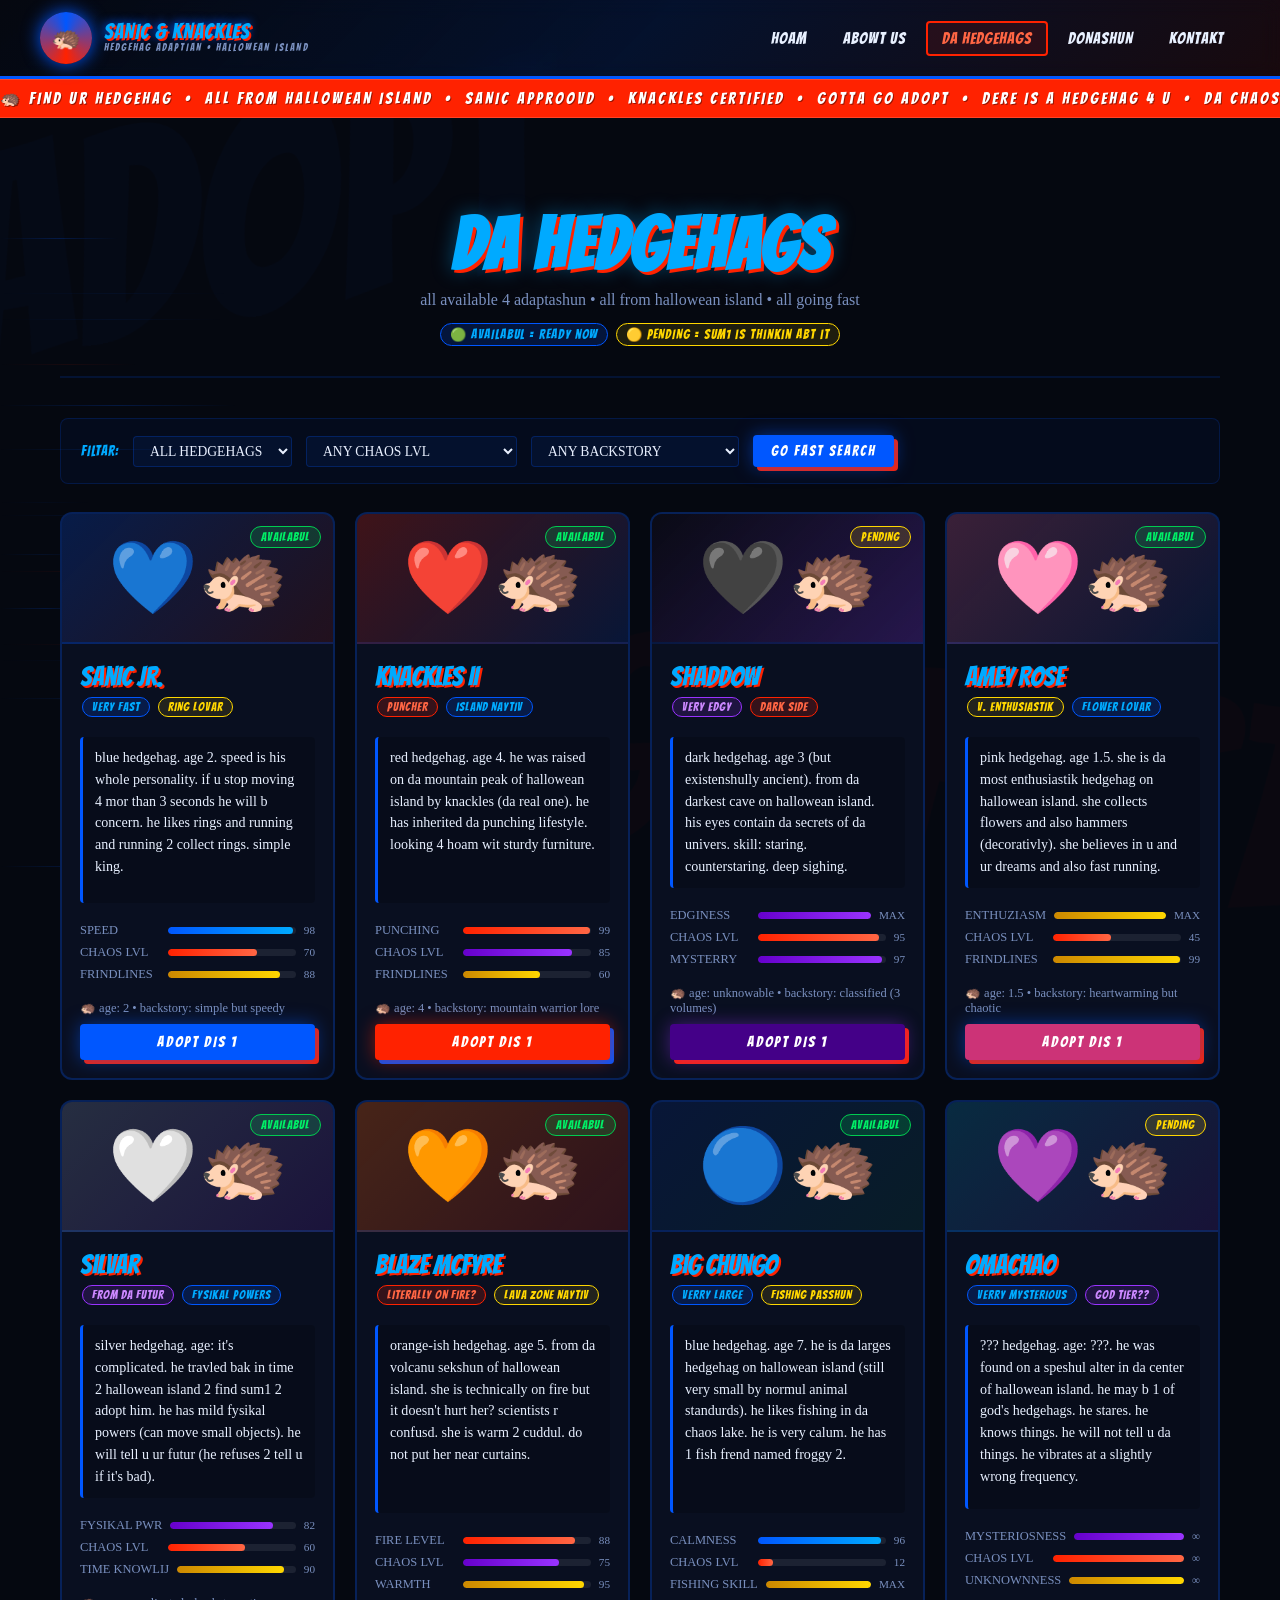
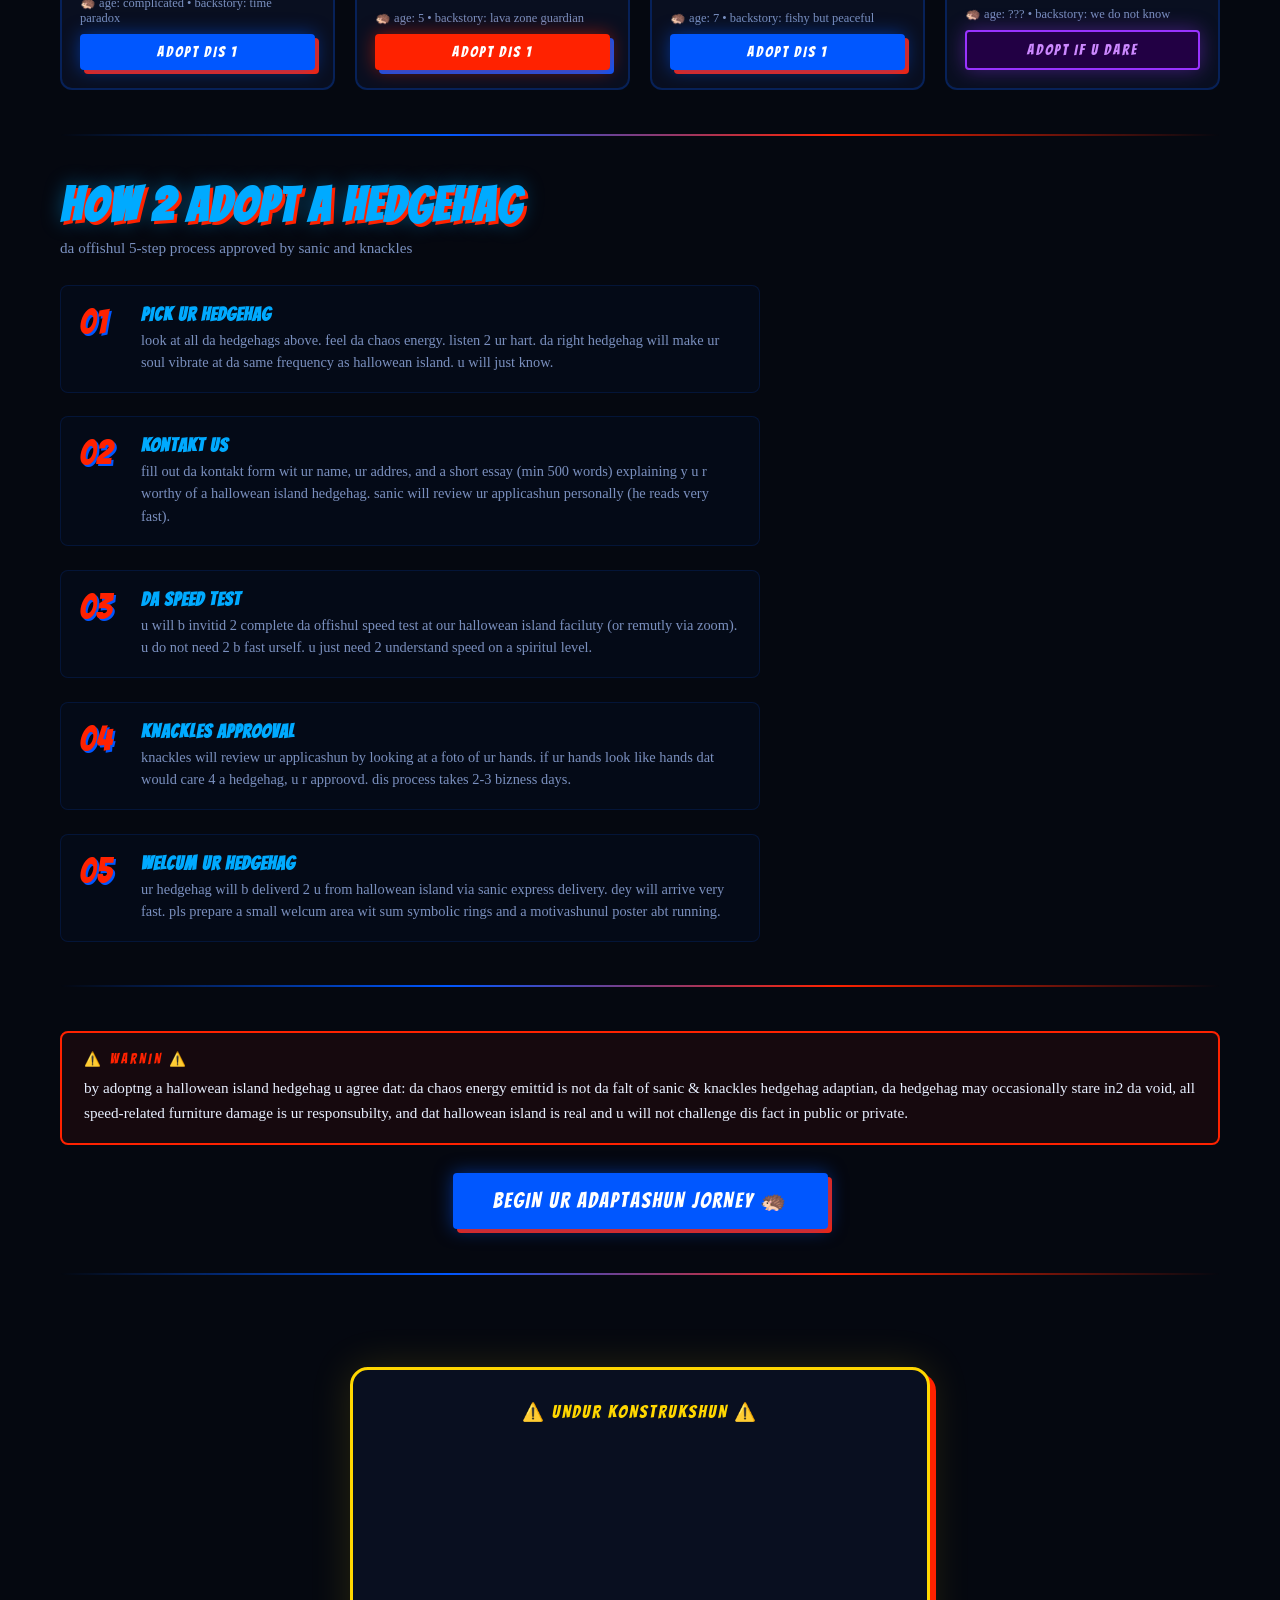
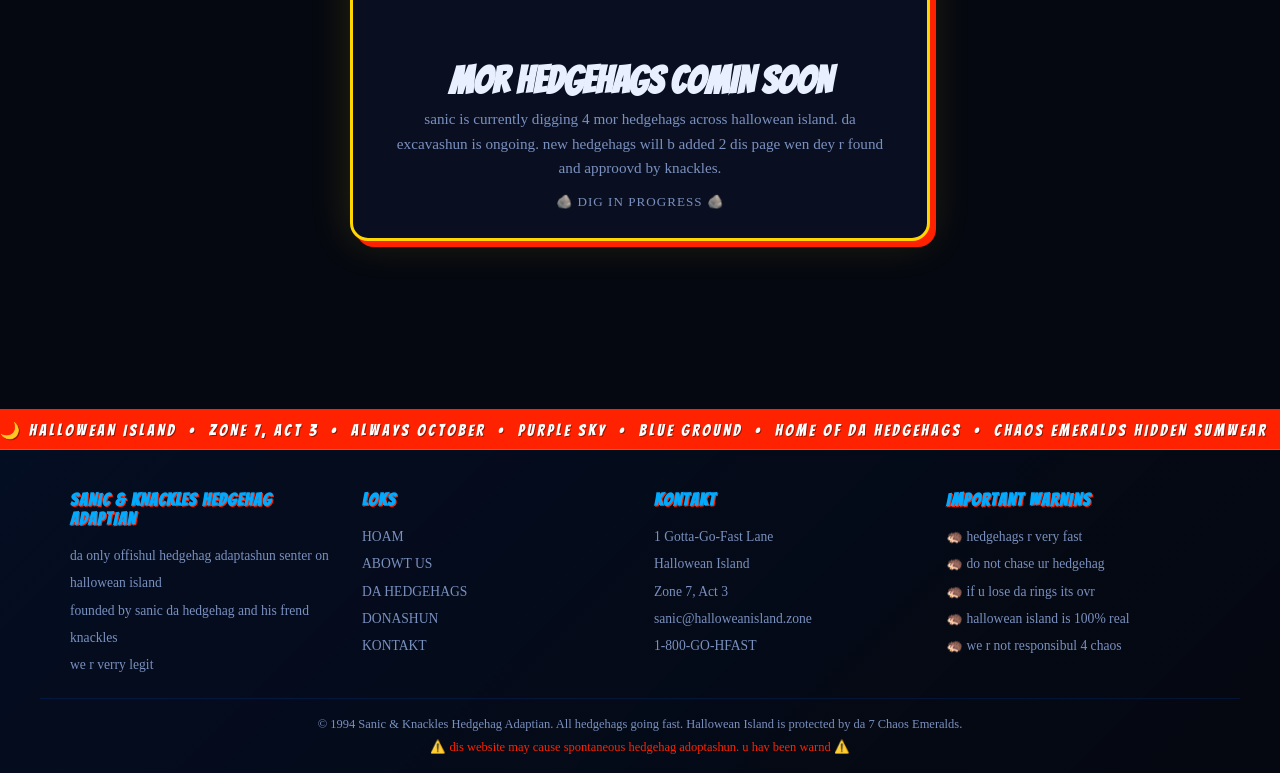
<file: adopt.html>
<!DOCTYPE html>
<html lang="en">
<head>
  <meta charset="UTF-8">
  <meta name="viewport" content="width=device-width, initial-scale=1.0">
  <title>DA HEDGEHAGS — Sanic &amp; Knackles Hedgehag Adaptian</title>
  <link rel="preconnect" href="https://fonts.googleapis.com">
  <link rel="preconnect" href="https://fonts.gstatic.com" crossorigin>
  <link href="https://fonts.googleapis.com/css2?family=Bangers&display=swap" rel="stylesheet">
  <link rel="stylesheet" href="styles.css">
  <link rel="icon" href="data:image/svg+xml,<svg xmlns='http://www.w3.org/2000/svg' viewBox='0 0 100 100'><text y='.9em' font-size='90'>🦔</text></svg>">
  <!-- SEO -->
  <meta name="description" content="Browse all availabul hedgehags from Hallowean Island! 8 unique hedgehags including Sanic Jr., Knackles II, Shaddow, Amey Rose, Silvar, Blaze McFyre, Big Chungo, and Omachao. Adopt today.">
  <meta name="keywords" content="adopt hedgehog, hedgehag adoptashun, hallowean island hedgehogs, sanic jr, knackles, shaddow hedgehog, amey rose">
  <meta name="robots" content="index, follow">
  <meta name="author" content="Sanic & Knackles Hedgehag Adaptian">
  <meta property="og:type" content="website">
  <meta property="og:title" content="DA HEDGEHAGS — Sanic & Knackles Hedgehag Adaptian">
  <meta property="og:description" content="8 hedgehags availabul 4 adaptashun. All from Hallowean Island. All go very fast. Find ur hedgehag 2day.">
  <meta property="og:url" content="https://unknownfy24.github.io/Sanic/adopt.html">
  <meta property="og:image" content="https://unknownfy24.github.io/Sanic/og-image.png">
  <meta name="twitter:card" content="summary_large_image">
  <meta name="twitter:title" content="DA HEDGEHAGS — Adopt Ur Hedgehag 2day">
  <meta name="twitter:description" content="8 hedgehags from Hallowean Island looking 4 a 4ever hoam. 🦔">
  <meta name="geo.region" content="XX-HI">
  <meta name="geo.placename" content="Hallowean Island, Zone 7, Act 3">
  <meta name="geo.position" content="-7.777;77.777">
  <meta name="ICBM" content="-7.777, 77.777">
  <link rel="canonical" href="https://unknownfy24.github.io/Sanic/adopt.html">
</head>
<body>

  <div class="bg-chaos" style="top:8%;left:-5%;transform:rotate(-10deg);color:var(--sanic-blue);">ADOPT</div>
  <div class="bg-chaos" style="top:70%;right:-3%;transform:rotate(6deg);color:var(--knackles-red);">GO FAST</div>

  <!-- ════════════ HEADER ════════════ -->
  <header>
    <div class="header-inner">
      <a href="index.html" class="site-logo">
        <div class="logo-badge">🦔</div>
        <div class="logo-text">
          <span class="main-title">SANIC &amp; KNACKLES</span>
          <span class="sub-title">hedgehag adaptian &bull; hallowean island</span>
        </div>
      </a>
      <nav>
        <ul>
          <li><a href="index.html">HOAM</a></li>
          <li><a href="about.html">ABOWT US</a></li>
          <li><a href="adopt.html" class="active">DA HEDGEHAGS</a></li>
          <li><a href="donate.html">DONASHUN</a></li>
          <li><a href="contact.html">KONTAKT</a></li>
        </ul>
      </nav>
    </div>
  </header>

  <div class="chaos-ticker">
    <div class="chaos-ticker-inner">
      🦔&nbsp;FIND UR HEDGEHAG&nbsp;&nbsp;•&nbsp;&nbsp;ALL FROM HALLOWEAN ISLAND&nbsp;&nbsp;•&nbsp;&nbsp;SANIC APPROOVD&nbsp;&nbsp;•&nbsp;&nbsp;KNACKLES CERTIFIED&nbsp;&nbsp;•&nbsp;&nbsp;GOTTA GO ADOPT&nbsp;&nbsp;•&nbsp;&nbsp;DERE IS A HEDGEHAG 4 U&nbsp;&nbsp;•&nbsp;&nbsp;DA CHAOS EMERALDS WANT U 2 ADOPT&nbsp;&nbsp;•&nbsp;&nbsp;
      🦔&nbsp;FIND UR HEDGEHAG&nbsp;&nbsp;•&nbsp;&nbsp;ALL FROM HALLOWEAN ISLAND&nbsp;&nbsp;•&nbsp;&nbsp;SANIC APPROOVD&nbsp;&nbsp;•&nbsp;&nbsp;KNACKLES CERTIFIED&nbsp;&nbsp;•&nbsp;&nbsp;GOTTA GO ADOPT&nbsp;&nbsp;•&nbsp;&nbsp;DERE IS A HEDGEHAG 4 U&nbsp;&nbsp;•&nbsp;&nbsp;DA CHAOS EMERALDS WANT U 2 ADOPT&nbsp;&nbsp;•&nbsp;&nbsp;
    </div>
  </div>

  <main>

    <!-- PAGE HEADER -->
    <div class="page-header">
      <h1 class="section-title" style="font-size:clamp(2.5rem,7vw,4.5rem);">DA HEDGEHAGS</h1>
      <p style="color:var(--text-muted);font-size:1rem;">all available 4 adaptashun • all from hallowean island • all going fast</p>
      <div style="margin-top:12px;">
        <span class="hedgehog-tag tag-blue" style="font-size:0.82rem;">🟢 AVAILABUL = ready now</span>
        <span class="hedgehog-tag tag-gold" style="font-size:0.82rem;">🟡 PENDING = sum1 is thinkin abt it</span>
      </div>
    </div>

    <!-- FILTER BAR -->
    <div class="filter-bar">
      <span class="filter-label">FILTAR:</span>
      <select class="filter-select">
        <option>ALL HEDGEHAGS</option>
        <option>VERY FAST ONES</option>
        <option>EDGY ONES</option>
        <option>CHAOS ONES</option>
        <option>PUNCHING ONES</option>
      </select>
      <select class="filter-select">
        <option>ANY CHAOS LVL</option>
        <option>LOW CHAOS (1-33)</option>
        <option>MID CHAOS (34-66)</option>
        <option>EXTREME CHAOS (67-100)</option>
      </select>
      <select class="filter-select">
        <option>ANY BACKSTORY</option>
        <option>SIMPLE BACKSTORY</option>
        <option>COMPLEX BACKSTORY</option>
        <option>CLASSIFIED BACKSTORY</option>
      </select>
      <button class="btn btn-primary" style="padding:8px 18px;font-size:0.9rem;">GO FAST SEARCH</button>
    </div>

    <!-- HEDGEHOG GRID -->
    <div class="grid-4">

      <!-- 1: Sanic Jr. -->
      <div class="hedgehog-card">
        <div class="hedgehog-avatar">
          💙🦔
          <div class="status-badge status-available">AVAILABUL</div>
        </div>
        <div class="hedgehog-info">
          <div class="hedgehog-name">Sanic Jr.</div>
          <div style="margin-bottom:8px;">
            <span class="hedgehog-tag tag-blue">VERY FAST</span>
            <span class="hedgehog-tag tag-gold">RING LOVAR</span>
          </div>
          <div class="hedgehog-bio">
            blue hedgehag. age 2. speed is his whole personality. if u stop moving 4 mor than 3 seconds he will b concern. he likes rings and running and running 2 collect rings. simple king.
          </div>
          <div class="hedgehog-stats">
            <div class="stat">
              <span class="stat-label">SPEED</span>
              <div class="stat-bar"><div class="stat-fill" data-width="98%" style="width:98%"></div></div>
              <span style="font-size:0.7rem;color:var(--text-muted);">98</span>
            </div>
            <div class="stat">
              <span class="stat-label">CHAOS LVL</span>
              <div class="stat-bar"><div class="stat-fill red" data-width="70%" style="width:70%"></div></div>
              <span style="font-size:0.7rem;color:var(--text-muted);">70</span>
            </div>
            <div class="stat">
              <span class="stat-label">FRINDLINES</span>
              <div class="stat-bar"><div class="stat-fill gold" data-width="88%" style="width:88%"></div></div>
              <span style="font-size:0.7rem;color:var(--text-muted);">88</span>
            </div>
          </div>
          <p style="font-size:0.78rem;color:var(--text-muted);margin:8px 0;">🦔 age: 2 • backstory: simple but speedy</p>
          <a href="contact.html" class="btn btn-primary" style="width:100%;text-align:center;font-size:0.95rem;padding:10px;display:block;">ADOPT DIS 1</a>
        </div>
      </div>

      <!-- 2: Knackles II -->
      <div class="hedgehog-card">
        <div class="hedgehog-avatar" style="background:linear-gradient(135deg,rgba(255,34,0,0.22),rgba(0,87,255,0.1));">
          ❤️🦔
          <div class="status-badge status-available">AVAILABUL</div>
        </div>
        <div class="hedgehog-info">
          <div class="hedgehog-name">Knackles II</div>
          <div style="margin-bottom:8px;">
            <span class="hedgehog-tag tag-red">PUNCHER</span>
            <span class="hedgehog-tag tag-blue">ISLAND NAYTIV</span>
          </div>
          <div class="hedgehog-bio">
            red hedgehag. age 4. he was raised on da mountain peak of hallowean island by knackles (da real one). he has inherited da punching lifestyle. looking 4 hoam wit sturdy furniture.
          </div>
          <div class="hedgehog-stats">
            <div class="stat">
              <span class="stat-label">PUNCHING</span>
              <div class="stat-bar"><div class="stat-fill red" data-width="99%" style="width:99%"></div></div>
              <span style="font-size:0.7rem;color:var(--text-muted);">99</span>
            </div>
            <div class="stat">
              <span class="stat-label">CHAOS LVL</span>
              <div class="stat-bar"><div class="stat-fill purple" data-width="85%" style="width:85%"></div></div>
              <span style="font-size:0.7rem;color:var(--text-muted);">85</span>
            </div>
            <div class="stat">
              <span class="stat-label">FRINDLINES</span>
              <div class="stat-bar"><div class="stat-fill gold" data-width="60%" style="width:60%"></div></div>
              <span style="font-size:0.7rem;color:var(--text-muted);">60</span>
            </div>
          </div>
          <p style="font-size:0.78rem;color:var(--text-muted);margin:8px 0;">🦔 age: 4 • backstory: mountain warrior lore</p>
          <a href="contact.html" class="btn btn-secondary" style="width:100%;text-align:center;font-size:0.95rem;padding:10px;display:block;">ADOPT DIS 1</a>
        </div>
      </div>

      <!-- 3: Shaddow -->
      <div class="hedgehog-card">
        <div class="hedgehog-avatar" style="background:linear-gradient(135deg,rgba(10,10,20,0.9),rgba(153,51,255,0.2));">
          🖤🦔
          <div class="status-badge status-pending">PENDING</div>
        </div>
        <div class="hedgehog-info">
          <div class="hedgehog-name">Shaddow</div>
          <div style="margin-bottom:8px;">
            <span class="hedgehog-tag tag-purple">VERY EDGY</span>
            <span class="hedgehog-tag tag-red">DARK SIDE</span>
          </div>
          <div class="hedgehog-bio">
            dark hedgehag. age 3 (but existenshully ancient). from da darkest cave on hallowean island. his eyes contain da secrets of da univers. skill: staring. counterstaring. deep sighing.
          </div>
          <div class="hedgehog-stats">
            <div class="stat">
              <span class="stat-label">EDGINESS</span>
              <div class="stat-bar"><div class="stat-fill purple" data-width="100%" style="width:100%"></div></div>
              <span style="font-size:0.7rem;color:var(--text-muted);">MAX</span>
            </div>
            <div class="stat">
              <span class="stat-label">CHAOS LVL</span>
              <div class="stat-bar"><div class="stat-fill red" data-width="95%" style="width:95%"></div></div>
              <span style="font-size:0.7rem;color:var(--text-muted);">95</span>
            </div>
            <div class="stat">
              <span class="stat-label">MYSTERRY</span>
              <div class="stat-bar"><div class="stat-fill purple" data-width="97%" style="width:97%"></div></div>
              <span style="font-size:0.7rem;color:var(--text-muted);">97</span>
            </div>
          </div>
          <p style="font-size:0.78rem;color:var(--text-muted);margin:8px 0;">🦔 age: unknowable • backstory: classified (3 volumes)</p>
          <a href="contact.html" class="btn" style="width:100%;text-align:center;font-size:0.95rem;padding:10px;display:block;background:#440088;color:white;box-shadow:0 0 18px rgba(153,51,255,0.4),4px 4px 0 var(--knackles-red);">ADOPT DIS 1</a>
        </div>
      </div>

      <!-- 4: Amey Rose -->
      <div class="hedgehog-card">
        <div class="hedgehog-avatar" style="background:linear-gradient(135deg,rgba(255,100,150,0.2),rgba(0,87,255,0.08));">
          🩷🦔
          <div class="status-badge status-available">AVAILABUL</div>
        </div>
        <div class="hedgehog-info">
          <div class="hedgehog-name">Amey Rose</div>
          <div style="margin-bottom:8px;">
            <span class="hedgehog-tag tag-gold">V. ENTHUSIASTIK</span>
            <span class="hedgehog-tag tag-blue">FLOWER LOVAR</span>
          </div>
          <div class="hedgehog-bio">
            pink hedgehag. age 1.5. she is da most enthusiastik hedgehag on hallowean island. she collects flowers and also hammers (decorativly). she believes in u and ur dreams and also fast running.
          </div>
          <div class="hedgehog-stats">
            <div class="stat">
              <span class="stat-label">ENTHUZIASM</span>
              <div class="stat-bar"><div class="stat-fill gold" data-width="100%" style="width:100%"></div></div>
              <span style="font-size:0.7rem;color:var(--text-muted);">MAX</span>
            </div>
            <div class="stat">
              <span class="stat-label">CHAOS LVL</span>
              <div class="stat-bar"><div class="stat-fill red" data-width="45%" style="width:45%"></div></div>
              <span style="font-size:0.7rem;color:var(--text-muted);">45</span>
            </div>
            <div class="stat">
              <span class="stat-label">FRINDLINES</span>
              <div class="stat-bar"><div class="stat-fill gold" data-width="99%" style="width:99%"></div></div>
              <span style="font-size:0.7rem;color:var(--text-muted);">99</span>
            </div>
          </div>
          <p style="font-size:0.78rem;color:var(--text-muted);margin:8px 0;">🦔 age: 1.5 • backstory: heartwarming but chaotic</p>
          <a href="contact.html" class="btn btn-primary" style="width:100%;text-align:center;font-size:0.95rem;padding:10px;display:block;background:#CC3377;">ADOPT DIS 1</a>
        </div>
      </div>

      <!-- 5: Silvar -->
      <div class="hedgehog-card">
        <div class="hedgehog-avatar" style="background:linear-gradient(135deg,rgba(200,220,255,0.15),rgba(153,51,255,0.12));">
          🤍🦔
          <div class="status-badge status-available">AVAILABUL</div>
        </div>
        <div class="hedgehog-info">
          <div class="hedgehog-name">Silvar</div>
          <div style="margin-bottom:8px;">
            <span class="hedgehog-tag tag-purple">FROM DA FUTUR</span>
            <span class="hedgehog-tag tag-blue">FYSIKAL POWERS</span>
          </div>
          <div class="hedgehog-bio">
            silver hedgehag. age: it's complicated. he travled bak in time 2 hallowean island 2 find sum1 2 adopt him. he has mild fysikal powers (can move small objects). he will tell u ur futur (he refuses 2 tell u if it's bad).
          </div>
          <div class="hedgehog-stats">
            <div class="stat">
              <span class="stat-label">FYSIKAL PWR</span>
              <div class="stat-bar"><div class="stat-fill purple" data-width="82%" style="width:82%"></div></div>
              <span style="font-size:0.7rem;color:var(--text-muted);">82</span>
            </div>
            <div class="stat">
              <span class="stat-label">CHAOS LVL</span>
              <div class="stat-bar"><div class="stat-fill red" data-width="60%" style="width:60%"></div></div>
              <span style="font-size:0.7rem;color:var(--text-muted);">60</span>
            </div>
            <div class="stat">
              <span class="stat-label">TIME KNOWLIJ</span>
              <div class="stat-bar"><div class="stat-fill gold" data-width="90%" style="width:90%"></div></div>
              <span style="font-size:0.7rem;color:var(--text-muted);">90</span>
            </div>
          </div>
          <p style="font-size:0.78rem;color:var(--text-muted);margin:8px 0;">🦔 age: complicated • backstory: time paradox</p>
          <a href="contact.html" class="btn btn-primary" style="width:100%;text-align:center;font-size:0.95rem;padding:10px;display:block;">ADOPT DIS 1</a>
        </div>
      </div>

      <!-- 6: Blaze McFyre -->
      <div class="hedgehog-card">
        <div class="hedgehog-avatar" style="background:linear-gradient(135deg,rgba(255,100,0,0.25),rgba(255,34,0,0.15));">
          🧡🦔
          <div class="status-badge status-available">AVAILABUL</div>
        </div>
        <div class="hedgehog-info">
          <div class="hedgehog-name">Blaze McFyre</div>
          <div style="margin-bottom:8px;">
            <span class="hedgehog-tag tag-red">LITERALLY ON FIRE?</span>
            <span class="hedgehog-tag tag-gold">LAVA ZONE NAYTIV</span>
          </div>
          <div class="hedgehog-bio">
            orange-ish hedgehag. age 5. from da volcanu sekshun of hallowean island. she is technically on fire but it doesn't hurt her? scientists r confusd. she is warm 2 cuddul. do not put her near curtains.
          </div>
          <div class="hedgehog-stats">
            <div class="stat">
              <span class="stat-label">FIRE LEVEL</span>
              <div class="stat-bar"><div class="stat-fill red" data-width="88%" style="width:88%"></div></div>
              <span style="font-size:0.7rem;color:var(--text-muted);">88</span>
            </div>
            <div class="stat">
              <span class="stat-label">CHAOS LVL</span>
              <div class="stat-bar"><div class="stat-fill purple" data-width="75%" style="width:75%"></div></div>
              <span style="font-size:0.7rem;color:var(--text-muted);">75</span>
            </div>
            <div class="stat">
              <span class="stat-label">WARMTH</span>
              <div class="stat-bar"><div class="stat-fill gold" data-width="95%" style="width:95%"></div></div>
              <span style="font-size:0.7rem;color:var(--text-muted);">95</span>
            </div>
          </div>
          <p style="font-size:0.78rem;color:var(--text-muted);margin:8px 0;">🦔 age: 5 • backstory: lava zone guardian</p>
          <a href="contact.html" class="btn btn-secondary" style="width:100%;text-align:center;font-size:0.95rem;padding:10px;display:block;">ADOPT DIS 1</a>
        </div>
      </div>

      <!-- 7: Big Chungo -->
      <div class="hedgehog-card">
        <div class="hedgehog-avatar" style="background:linear-gradient(135deg,rgba(0,87,255,0.1),rgba(0,150,100,0.1));">
          🔵🦔
          <div class="status-badge status-available">AVAILABUL</div>
        </div>
        <div class="hedgehog-info">
          <div class="hedgehog-name">Big Chungo</div>
          <div style="margin-bottom:8px;">
            <span class="hedgehog-tag tag-blue">VERRY LARGE</span>
            <span class="hedgehog-tag tag-gold">FISHING PASSHUN</span>
          </div>
          <div class="hedgehog-bio">
            blue hedgehag. age 7. he is da larges hedgehag on hallowean island (still very small by normul animal standurds). he likes fishing in da chaos lake. he is very calum. he has 1 fish frend named froggy 2.
          </div>
          <div class="hedgehog-stats">
            <div class="stat">
              <span class="stat-label">CALMNESS</span>
              <div class="stat-bar"><div class="stat-fill" data-width="96%" style="width:96%"></div></div>
              <span style="font-size:0.7rem;color:var(--text-muted);">96</span>
            </div>
            <div class="stat">
              <span class="stat-label">CHAOS LVL</span>
              <div class="stat-bar"><div class="stat-fill red" data-width="12%" style="width:12%"></div></div>
              <span style="font-size:0.7rem;color:var(--text-muted);">12</span>
            </div>
            <div class="stat">
              <span class="stat-label">FISHING SKILL</span>
              <div class="stat-bar"><div class="stat-fill gold" data-width="100%" style="width:100%"></div></div>
              <span style="font-size:0.7rem;color:var(--text-muted);">MAX</span>
            </div>
          </div>
          <p style="font-size:0.78rem;color:var(--text-muted);margin:8px 0;">🦔 age: 7 • backstory: fishy but peaceful</p>
          <a href="contact.html" class="btn btn-primary" style="width:100%;text-align:center;font-size:0.95rem;padding:10px;display:block;">ADOPT DIS 1</a>
        </div>
      </div>

      <!-- 8: Omachao -->
      <div class="hedgehog-card">
        <div class="hedgehog-avatar" style="background:linear-gradient(135deg,rgba(0,200,255,0.15),rgba(153,51,255,0.1));">
          💜🦔
          <div class="status-badge status-pending">PENDING</div>
        </div>
        <div class="hedgehog-info">
          <div class="hedgehog-name">Omachao</div>
          <div style="margin-bottom:8px;">
            <span class="hedgehog-tag tag-blue">VERRY MYSTERIOUS</span>
            <span class="hedgehog-tag tag-purple">GOD TIER??</span>
          </div>
          <div class="hedgehog-bio">
            ??? hedgehag. age: ???. he was found on a speshul alter in da center of hallowean island. he may b 1 of god's hedgehags. he stares. he knows things. he will not tell u da things. he vibrates at a slightly wrong frequency.
          </div>
          <div class="hedgehog-stats">
            <div class="stat">
              <span class="stat-label">MYSTERIOSNESS</span>
              <div class="stat-bar"><div class="stat-fill purple" data-width="100%" style="width:100%"></div></div>
              <span style="font-size:0.7rem;color:var(--text-muted);">∞</span>
            </div>
            <div class="stat">
              <span class="stat-label">CHAOS LVL</span>
              <div class="stat-bar"><div class="stat-fill red" data-width="100%" style="width:100%"></div></div>
              <span style="font-size:0.7rem;color:var(--text-muted);">∞</span>
            </div>
            <div class="stat">
              <span class="stat-label">UNKNOWNNESS</span>
              <div class="stat-bar"><div class="stat-fill gold" data-width="100%" style="width:100%"></div></div>
              <span style="font-size:0.7rem;color:var(--text-muted);">∞</span>
            </div>
          </div>
          <p style="font-size:0.78rem;color:var(--text-muted);margin:8px 0;">🦔 age: ??? • backstory: we do not know</p>
          <a href="contact.html" class="btn" style="width:100%;text-align:center;font-size:0.95rem;padding:10px;display:block;background:#220044;border:2px solid var(--chaos-purple);color:#CC88FF;box-shadow:0 0 20px rgba(153,51,255,0.4);">ADOPT IF U DARE</a>
        </div>
      </div>

    </div><!-- end grid -->

    <hr class="section-divider">

    <!-- ADOPTION PROCESS -->
    <section>
      <h2 class="section-title">HOW 2 ADOPT A HEDGEHAG</h2>
      <p class="section-subtitle">da offishul 5-step process approved by sanic and knackles</p>

      <div style="max-width:700px;">
        <div class="process-step">
          <div class="step-num">01</div>
          <div class="step-content">
            <h3>PICK UR HEDGEHAG</h3>
            <p>look at all da hedgehags above. feel da chaos energy. listen 2 ur hart. da right hedgehag will make ur soul vibrate at da same frequency as hallowean island. u will just know.</p>
          </div>
        </div>
        <div class="process-step">
          <div class="step-num">02</div>
          <div class="step-content">
            <h3>KONTAKT US</h3>
            <p>fill out da kontakt form wit ur name, ur addres, and a short essay (min 500 words) explaining y u r worthy of a hallowean island hedgehag. sanic will review ur applicashun personally (he reads very fast).</p>
          </div>
        </div>
        <div class="process-step">
          <div class="step-num">03</div>
          <div class="step-content">
            <h3>DA SPEED TEST</h3>
            <p>u will b invitid 2 complete da offishul speed test at our hallowean island faciluty (or remutly via zoom). u do not need 2 b fast urself. u just need 2 understand speed on a spiritul level.</p>
          </div>
        </div>
        <div class="process-step">
          <div class="step-num">04</div>
          <div class="step-content">
            <h3>KNACKLES APPROOVAL</h3>
            <p>knackles will review ur applicashun by looking at a foto of ur hands. if ur hands look like hands dat would care 4 a hedgehag, u r approovd. dis process takes 2-3 bizness days.</p>
          </div>
        </div>
        <div class="process-step">
          <div class="step-num">05</div>
          <div class="step-content">
            <h3>WELCUM UR HEDGEHAG</h3>
            <p>ur hedgehag will b deliverd 2 u from hallowean island via sanic express delivery. dey will arrive very fast. pls prepare a small welcum area wit sum symbolic rings and a motivashunul poster abt running.</p>
          </div>
        </div>
      </div>
    </section>

    <hr class="section-divider">

    <div class="warning-box">
      <p style="color:var(--text-primary);font-size:0.95rem;line-height:1.65;">
        by adoptng a hallowean island hedgehag u agree dat: da chaos energy emittid is not da falt of sanic & knackles hedgehag adaptian, da hedgehag may occasionally stare in2 da void, all speed-related furniture damage is ur responsubilty, and dat hallowean island is real and u will not challenge dis fact in public or private.
      </p>
    </div>

    <div style="text-align:center;margin-top:28px;">
      <a href="contact.html" class="btn btn-primary" style="font-size:1.3rem;padding:16px 40px;">BEGIN UR ADAPTASHUN JORNEY 🦔</a>
    </div>

    <hr class="section-divider">

    <!-- UNDER CONSTRUCTION -->
    <section style="text-align:center;padding:48px 20px;">
      <div style="display:inline-block;background:var(--card-bg);border:3px solid var(--sanic-yellow,#FFD700);border-radius:18px;padding:32px 40px 28px;max-width:580px;width:100%;box-shadow:6px 6px 0 var(--knackles-red),0 0 40px rgba(255,215,0,0.15);">

        <div style="font-size:1.1rem;letter-spacing:2px;font-family:'Bangers',cursive;color:var(--sanic-yellow,#FFD700);margin-bottom:14px;">⚠️ UNDUR KONSTRUKSHUN ⚠️</div>

        <video src="under-construction.mp4" autoplay loop muted playsinline style="width:100%;max-width:420px;border-radius:10px;display:block;margin:0 auto 14px;"></video>

        <h2 style="font-family:'Bangers',cursive;font-size:clamp(1.6rem,5vw,2.4rem);margin:14px 0 6px;color:var(--text-primary);">MOR HEDGEHAGS COMIN SOON</h2>
        <p style="color:var(--text-muted);font-size:0.95rem;line-height:1.6;margin:0;">
          sanic is currently digging 4 mor hedgehags across hallowean island. da excavashun is ongoing. new hedgehags will b added 2 dis page wen dey r found and approovd by knackles.
        </p>
        <div style="margin-top:14px;font-size:0.82rem;color:var(--text-muted);letter-spacing:1px;">
          🪨&nbsp;DIG IN PROGRESS&nbsp;🪨
        </div>

      </div>
    </section>


  </main>

  <!-- ════════════ FOOTER ════════════ -->
  <footer>
    <div class="chaos-ticker" style="border-top:none;">
      <div class="chaos-ticker-inner" style="animation-duration:28s;animation-direction:reverse;">
        🌙&nbsp;HALLOWEAN ISLAND&nbsp;&nbsp;•&nbsp;&nbsp;ZONE 7, ACT 3&nbsp;&nbsp;•&nbsp;&nbsp;ALWAYS OCTOBER&nbsp;&nbsp;•&nbsp;&nbsp;PURPLE SKY&nbsp;&nbsp;•&nbsp;&nbsp;BLUE GROUND&nbsp;&nbsp;•&nbsp;&nbsp;HOME OF DA HEDGEHAGS&nbsp;&nbsp;•&nbsp;&nbsp;CHAOS EMERALDS HIDDEN SUMWEAR&nbsp;&nbsp;•&nbsp;&nbsp;
        🌙&nbsp;HALLOWEAN ISLAND&nbsp;&nbsp;•&nbsp;&nbsp;ZONE 7, ACT 3&nbsp;&nbsp;•&nbsp;&nbsp;ALWAYS OCTOBER&nbsp;&nbsp;•&nbsp;&nbsp;PURPLE SKY&nbsp;&nbsp;•&nbsp;&nbsp;BLUE GROUND&nbsp;&nbsp;•&nbsp;&nbsp;HOME OF DA HEDGEHAGS&nbsp;&nbsp;•&nbsp;&nbsp;CHAOS EMERALDS HIDDEN SUMWEAR&nbsp;&nbsp;•&nbsp;&nbsp;
      </div>
    </div>
    <div class="footer-inner">
      <div class="footer-section">
        <h3>SANIC &amp; KNACKLES HEDGEHAG ADAPTIAN</h3>
        <p>da only offishul hedgehag adaptashun senter on hallowean island</p>
        <p>founded by sanic da hedgehag and his frend knackles</p>
        <p>we r verry legit</p>
      </div>
      <div class="footer-section">
        <h3>LOKS</h3>
        <a href="index.html">HOAM</a>
        <a href="about.html">ABOWT US</a>
        <a href="adopt.html">DA HEDGEHAGS</a>
        <a href="donate.html">DONASHUN</a>
        <a href="contact.html">KONTAKT</a>
      </div>
      <div class="footer-section">
        <h3>KONTAKT</h3>
        <p>1 Gotta-Go-Fast Lane</p>
        <p>Hallowean Island</p>
        <p>Zone 7, Act 3</p>
        <p>sanic@halloweanisland.zone</p>
        <p>1-800-GO-HFAST</p>
      </div>
      <div class="footer-section">
        <h3>IMPORTANT WARNINS</h3>
        <p>🦔 hedgehags r very fast</p>
        <p>🦔 do not chase ur hedgehag</p>
        <p>🦔 if u lose da rings its ovr</p>
        <p>🦔 hallowean island is 100% real</p>
        <p>🦔 we r not responsibul 4 chaos</p>
      </div>
    </div>
    <div class="footer-bottom">
      <p>© 1994 Sanic &amp; Knackles Hedgehag Adaptian. All hedgehags going fast. Hallowean Island is protected by da 7 Chaos Emeralds.</p>
      <p style="margin-top:7px;color:var(--knackles-red);">⚠️ dis website may cause spontaneous hedgehag adoptashun. u hav been warnd ⚠️</p>
    </div>
  </footer>

  <script src="script.js"></script>
</body>
</html>
</file>
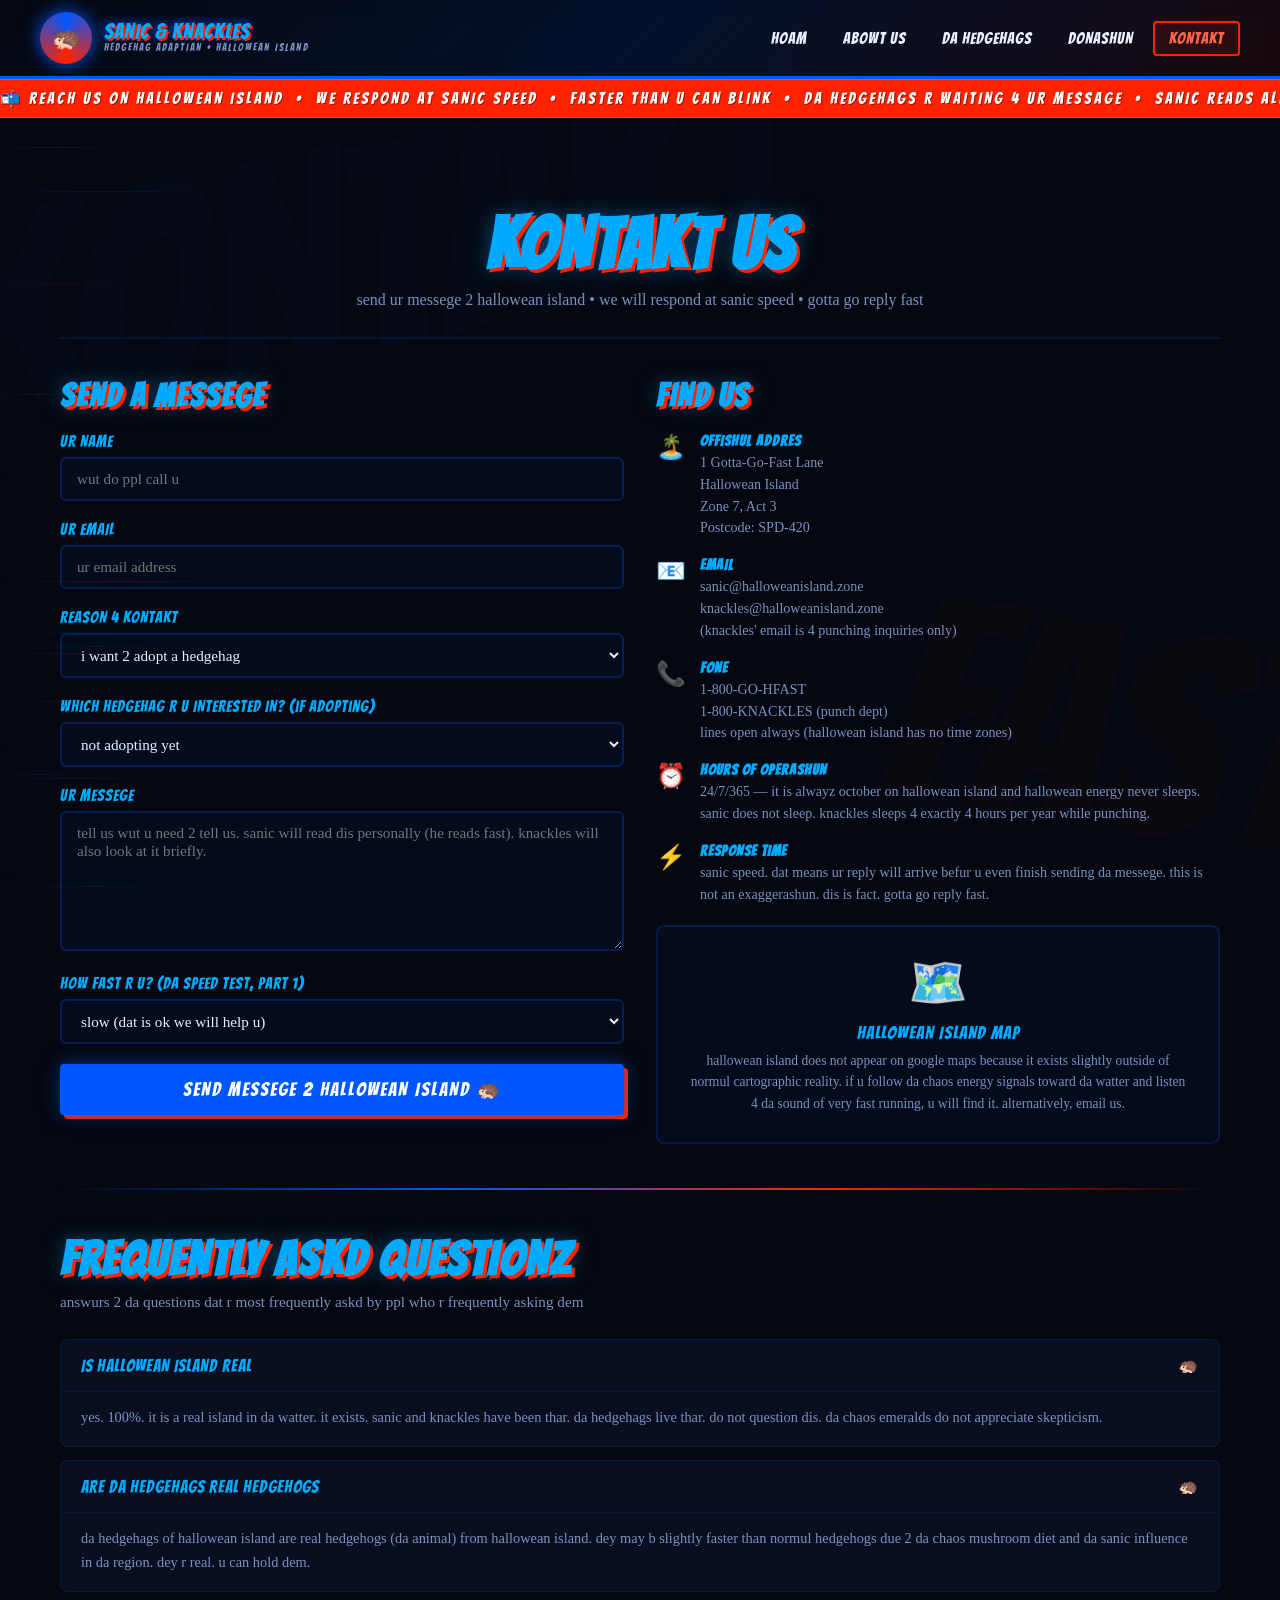
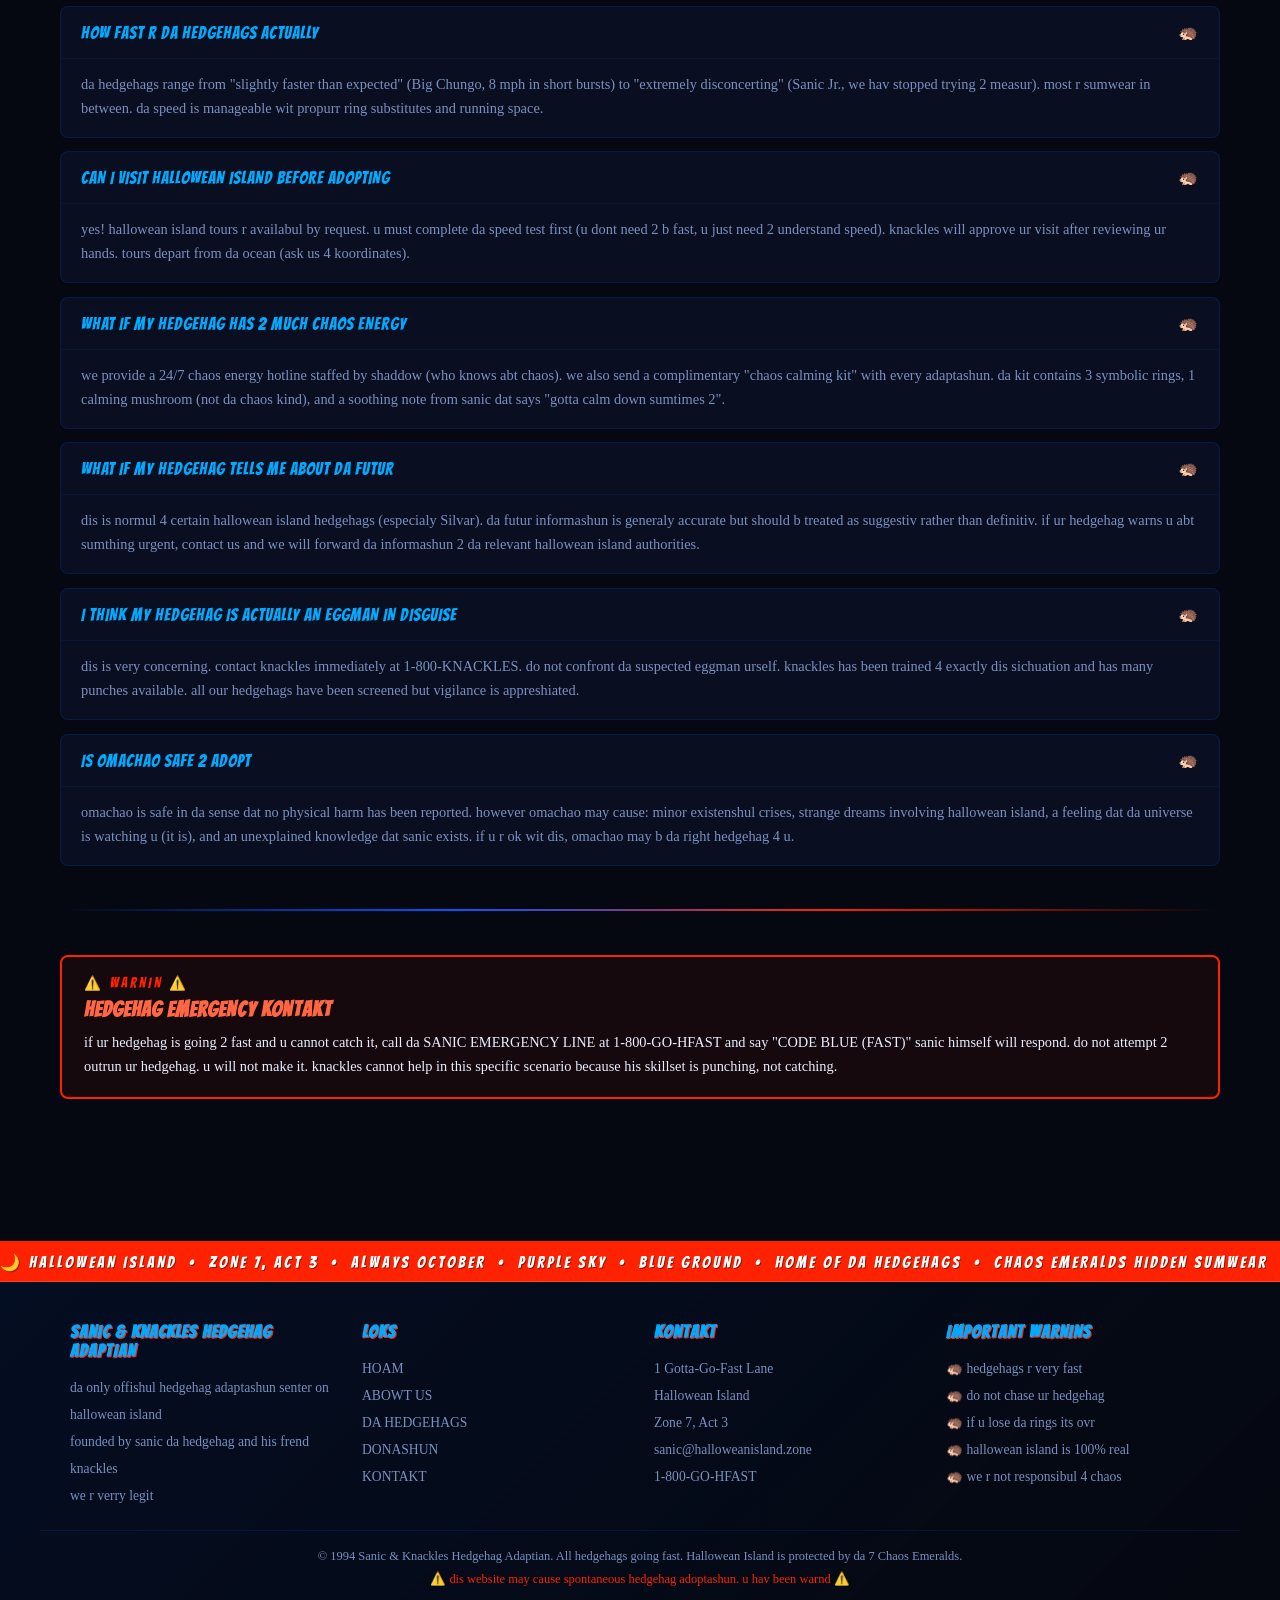
<file: contact.html>
<!DOCTYPE html>
<html lang="en">
<head>
  <meta charset="UTF-8">
  <meta name="viewport" content="width=device-width, initial-scale=1.0">
  <title>KONTAKT — Sanic &amp; Knackles Hedgehag Adaptian</title>
  <link rel="preconnect" href="https://fonts.googleapis.com">
  <link rel="preconnect" href="https://fonts.gstatic.com" crossorigin>
  <link href="https://fonts.googleapis.com/css2?family=Bangers&display=swap" rel="stylesheet">
  <link rel="stylesheet" href="styles.css">
  <link rel="icon" href="data:image/svg+xml,<svg xmlns='http://www.w3.org/2000/svg' viewBox='0 0 100 100'><text y='.9em' font-size='90'>🦔</text></svg>">
  <!-- SEO -->
  <meta name="description" content="Kontakt Sanic & Knackles Hedgehag Adaptian 2 begin ur adoptashun jorney. Messeges deliverd 2 Hallowean Island at Sanic speed.">
  <meta name="keywords" content="contact hedgehog adoption, hedgehag kontakt, hallowean island contact, adopt hedgehog inquiry">
  <meta name="robots" content="index, follow">
  <meta name="author" content="Sanic & Knackles Hedgehag Adaptian">
  <meta property="og:type" content="website">
  <meta property="og:title" content="KONTAKT — Sanic & Knackles Hedgehag Adaptian">
  <meta property="og:description" content="Send us a messege. We will respond faster than u can blink. Ur hedgehag awaits on Hallowean Island.">
  <meta property="og:url" content="https://unknownfy24.github.io/Sanic/contact.html">
  <meta property="og:image" content="https://unknownfy24.github.io/Sanic/og-image.png">
  <meta name="twitter:card" content="summary_large_image">
  <meta name="twitter:title" content="KONTAKT — Start Ur Hedgehag Adoptashun">
  <meta name="twitter:description" content="Kontakt us 2 adopt ur hedgehag from Hallowean Island. We respond at Sanic speed. 🦔">
  <meta name="geo.region" content="XX-HI">
  <meta name="geo.placename" content="Hallowean Island, Zone 7, Act 3">
  <meta name="geo.position" content="-7.777;77.777">
  <meta name="ICBM" content="-7.777, 77.777">
  <link rel="canonical" href="https://unknownfy24.github.io/Sanic/contact.html">
</head>
<body>

  <div class="bg-chaos" style="top:12%;left:-5%;transform:rotate(-11deg);color:var(--sanic-blue);">KONTAKT</div>
  <div class="bg-chaos" style="top:65%;right:-4%;transform:rotate(8deg);color:var(--knackles-red);">FAST</div>

  <!-- ════════════ HEADER ════════════ -->
  <header>
    <div class="header-inner">
      <a href="index.html" class="site-logo">
        <div class="logo-badge">🦔</div>
        <div class="logo-text">
          <span class="main-title">SANIC &amp; KNACKLES</span>
          <span class="sub-title">hedgehag adaptian &bull; hallowean island</span>
        </div>
      </a>
      <nav>
        <ul>
          <li><a href="index.html">HOAM</a></li>
          <li><a href="about.html">ABOWT US</a></li>
          <li><a href="adopt.html">DA HEDGEHAGS</a></li>
          <li><a href="donate.html">DONASHUN</a></li>
          <li><a href="contact.html" class="active">KONTAKT</a></li>
        </ul>
      </nav>
    </div>
  </header>

  <div class="chaos-ticker">
    <div class="chaos-ticker-inner">
      📬&nbsp;REACH US ON HALLOWEAN ISLAND&nbsp;&nbsp;•&nbsp;&nbsp;WE RESPOND AT SANIC SPEED&nbsp;&nbsp;•&nbsp;&nbsp;FASTER THAN U CAN BLINK&nbsp;&nbsp;•&nbsp;&nbsp;DA HEDGEHAGS R WAITING 4 UR MESSAGE&nbsp;&nbsp;•&nbsp;&nbsp;SANIC READS ALL MESSEGES PERSONALLY&nbsp;&nbsp;•&nbsp;&nbsp;
      📬&nbsp;REACH US ON HALLOWEAN ISLAND&nbsp;&nbsp;•&nbsp;&nbsp;WE RESPOND AT SANIC SPEED&nbsp;&nbsp;•&nbsp;&nbsp;FASTER THAN U CAN BLINK&nbsp;&nbsp;•&nbsp;&nbsp;DA HEDGEHAGS R WAITING 4 UR MESSAGE&nbsp;&nbsp;•&nbsp;&nbsp;SANIC READS ALL MESSEGES PERSONALLY&nbsp;&nbsp;•&nbsp;&nbsp;
    </div>
  </div>

  <main>

    <!-- PAGE HEADER -->
    <div class="page-header">
      <h1 class="section-title" style="font-size:clamp(2.5rem,7vw,4.5rem);">KONTAKT US</h1>
      <p style="color:var(--text-muted);font-size:1rem;">send ur messege 2 hallowean island • we will respond at sanic speed • gotta go reply fast</p>
    </div>

    <!-- CONTACT GRID -->
    <div class="contact-grid">

      <!-- CONTACT FORM -->
      <div>
        <h2 class="section-title" style="font-size:2rem;margin-bottom:20px;">SEND A MESSEGE</h2>
        <form id="contact-form">
          <div class="form-group">
            <label class="form-label" for="contact-name">UR NAME</label>
            <input type="text" id="contact-name" class="form-input" placeholder="wut do ppl call u" required>
          </div>
          <div class="form-group">
            <label class="form-label" for="contact-email">UR EMAIL</label>
            <input type="email" id="contact-email" class="form-input" placeholder="ur email address" required>
          </div>
          <div class="form-group">
            <label class="form-label" for="contact-reason">REASON 4 KONTAKT</label>
            <select class="form-select" id="contact-reason">
              <option>i want 2 adopt a hedgehag</option>
              <option>i hav a question abt hallowean island</option>
              <option>i found a chaos emerald</option>
              <option>i want 2 report an eggman sighting</option>
              <option>i am sanic (proof required)</option>
              <option>i am knackles (punch test required)</option>
              <option>i hav a hedgehag-relatid emergency</option>
              <option>other (pls xplain)</option>
            </select>
          </div>
          <div class="form-group">
            <label class="form-label" for="contact-hedgehag">WHICH HEDGEHAG R U INTERESTED IN? (if adopting)</label>
            <select class="form-select" id="contact-hedgehag">
              <option>not adopting yet</option>
              <option>sanic jr. (blue, very fast)</option>
              <option>knackles ii (red, punching)</option>
              <option>shaddow (dark, very edgy)</option>
              <option>amey rose (pink, enthusiastic)</option>
              <option>silvar (silver, from da futur)</option>
              <option>blaze mcfyre (orange, on fire)</option>
              <option>big chungo (blue, fishing)</option>
              <option>omachao (???, god tier)</option>
              <option>any hedgehag (i trust da chaos emeralds 2 choose 4 me)</option>
            </select>
          </div>
          <div class="form-group">
            <label class="form-label" for="contact-message">UR MESSEGE</label>
            <textarea class="form-textarea" id="contact-message" placeholder="tell us wut u need 2 tell us. sanic will read dis personally (he reads fast). knackles will also look at it briefly." required style="min-height:140px;"></textarea>
          </div>
          <div class="form-group">
            <label class="form-label" for="contact-speed">HOW FAST R U? (da speed test, part 1)</label>
            <select class="form-select" id="contact-speed">
              <option>slow (dat is ok we will help u)</option>
              <option>medium speed (respektabul)</option>
              <option>fast (very good)</option>
              <option>very fast (impressive)</option>
              <option>i am sanic fast (u will need 2 prove dis)</option>
            </select>
          </div>
          <button type="submit" class="btn btn-primary" style="width:100%;font-size:1.2rem;padding:14px;">
            SEND MESSEGE 2 HALLOWEAN ISLAND 🦔
          </button>
        </form>
      </div>

      <!-- CONTACT INFO -->
      <div>
        <h2 class="section-title" style="font-size:2rem;margin-bottom:20px;">FIND US</h2>

        <div class="contact-info-item">
          <div class="contact-icon">🏝️</div>
          <div class="contact-detail">
            <h4>OFFISHUL ADDRES</h4>
            <p>1 Gotta-Go-Fast Lane<br>Hallowean Island<br>Zone 7, Act 3<br>Postcode: SPD-420</p>
          </div>
        </div>

        <div class="contact-info-item">
          <div class="contact-icon">📧</div>
          <div class="contact-detail">
            <h4>EMAIL</h4>
            <p>sanic@halloweanisland.zone<br>knackles@halloweanisland.zone<br>(knackles' email is 4 punching inquiries only)</p>
          </div>
        </div>

        <div class="contact-info-item">
          <div class="contact-icon">📞</div>
          <div class="contact-detail">
            <h4>FONE</h4>
            <p>1-800-GO-HFAST<br>1-800-KNACKLES (punch dept)<br>lines open always (hallowean island has no time zones)</p>
          </div>
        </div>

        <div class="contact-info-item">
          <div class="contact-icon">⏰</div>
          <div class="contact-detail">
            <h4>HOURS OF OPERASHUN</h4>
            <p>24/7/365 — it is alwayz october on hallowean island and hallowean energy never sleeps. sanic does not sleep. knackles sleeps 4 exactly 4 hours per year while punching.</p>
          </div>
        </div>

        <div class="contact-info-item">
          <div class="contact-icon">⚡</div>
          <div class="contact-detail">
            <h4>RESPONSE TIME</h4>
            <p>sanic speed. dat means ur reply will arrive befur u even finish sending da messege. this is not an exaggerashun. dis is fact. gotta go reply fast.</p>
          </div>
        </div>

        <!-- Map placeholder -->
        <div style="margin-top:20px;background:rgba(0,87,255,0.05);border:2px solid rgba(0,87,255,0.2);border-radius:8px;padding:28px;text-align:center;">
          <div style="font-size:3rem;margin-bottom:12px;">🗺️</div>
          <p style="font-family:'Bangers',fantasy;font-size:1.1rem;color:var(--sanic-blue-bright);letter-spacing:1px;margin-bottom:8px;">HALLOWEAN ISLAND MAP</p>
          <p style="font-size:0.85rem;color:var(--text-muted);line-height:1.55;">hallowean island does not appear on google maps because it exists slightly outside of normul cartographic reality. if u follow da chaos energy signals toward da watter and listen 4 da sound of very fast running, u will find it. alternatively, email us.</p>
        </div>
      </div>
    </div>

    <hr class="section-divider">

    <!-- FAQ -->
    <section>
      <h2 class="section-title">FREQUENTLY ASKD QUESTIONZ</h2>
      <p class="section-subtitle">answurs 2 da questions dat r most frequently askd by ppl who r frequently asking dem</p>

      <div class="faq-item">
        <div class="faq-question">IS HALLOWEAN ISLAND REAL</div>
        <div class="faq-answer">yes. 100%. it is a real island in da watter. it exists. sanic and knackles have been thar. da hedgehags live thar. do not question dis. da chaos emeralds do not appreciate skepticism.</div>
      </div>

      <div class="faq-item">
        <div class="faq-question">ARE DA HEDGEHAGS REAL HEDGEHOGS</div>
        <div class="faq-answer">da hedgehags of hallowean island are real hedgehogs (da animal) from hallowean island. dey may b slightly faster than normul hedgehogs due 2 da chaos mushroom diet and da sanic influence in da region. dey r real. u can hold dem.</div>
      </div>

      <div class="faq-item">
        <div class="faq-question">HOW FAST R DA HEDGEHAGS ACTUALLY</div>
        <div class="faq-answer">da hedgehags range from "slightly faster than expected" (Big Chungo, 8 mph in short bursts) to "extremely disconcerting" (Sanic Jr., we hav stopped trying 2 measur). most r sumwear in between. da speed is manageable wit propurr ring substitutes and running space.</div>
      </div>

      <div class="faq-item">
        <div class="faq-question">CAN I VISIT HALLOWEAN ISLAND BEFORE ADOPTING</div>
        <div class="faq-answer">yes! hallowean island tours r availabul by request. u must complete da speed test first (u dont need 2 b fast, u just need 2 understand speed). knackles will approve ur visit after reviewing ur hands. tours depart from da ocean (ask us 4 koordinates).</div>
      </div>

      <div class="faq-item">
        <div class="faq-question">WHAT IF MY HEDGEHAG HAS 2 MUCH CHAOS ENERGY</div>
        <div class="faq-answer">we provide a 24/7 chaos energy hotline staffed by shaddow (who knows abt chaos). we also send a complimentary "chaos calming kit" with every adaptashun. da kit contains 3 symbolic rings, 1 calming mushroom (not da chaos kind), and a soothing note from sanic dat says "gotta calm down sumtimes 2".</div>
      </div>

      <div class="faq-item">
        <div class="faq-question">WHAT IF MY HEDGEHAG TELLS ME ABOUT DA FUTUR</div>
        <div class="faq-answer">dis is normul 4 certain hallowean island hedgehags (especialy Silvar). da futur informashun is generaly accurate but should b treated as suggestiv rather than definitiv. if ur hedgehag warns u abt sumthing urgent, contact us and we will forward da informashun 2 da relevant hallowean island authorities.</div>
      </div>

      <div class="faq-item">
        <div class="faq-question">I THINK MY HEDGEHAG IS ACTUALLY AN EGGMAN IN DISGUISE</div>
        <div class="faq-answer">dis is very concerning. contact knackles immediately at 1-800-KNACKLES. do not confront da suspected eggman urself. knackles has been trained 4 exactly dis sichuation and has many punches available. all our hedgehags have been screened but vigilance is appreshiated.</div>
      </div>

      <div class="faq-item">
        <div class="faq-question">IS OMACHAO SAFE 2 ADOPT</div>
        <div class="faq-answer">omachao is safe in da sense dat no physical harm has been reported. however omachao may cause: minor existenshul crises, strange dreams involving hallowean island, a feeling dat da universe is watching u (it is), and an unexplained knowledge dat sanic exists. if u r ok wit dis, omachao may b da right hedgehag 4 u.</div>
      </div>

    </section>

    <hr class="section-divider">

    <!-- EMERGENCY CONTACT -->
    <div class="warning-box">
      <h3 style="font-family:'Bangers',fantasy;font-size:1.3rem;color:var(--knackles-red-bright);margin-bottom:10px;letter-spacing:1px;">HEDGEHAG EMERGENCY KONTAKT</h3>
      <p style="font-size:0.9rem;line-height:1.65;color:var(--text-primary);">
        if ur hedgehag is going 2 fast and u cannot catch it, call da SANIC EMERGENCY LINE at 1-800-GO-HFAST and say "CODE BLUE (FAST)" sanic himself will respond. do not attempt 2 outrun ur hedgehag. u will not make it. knackles cannot help in this specific scenario because his skillset is punching, not catching.
      </p>
    </div>

  </main>

  <!-- ════════════ FOOTER ════════════ -->
  <footer>
    <div class="chaos-ticker" style="border-top:none;">
      <div class="chaos-ticker-inner" style="animation-duration:28s;animation-direction:reverse;">
        🌙&nbsp;HALLOWEAN ISLAND&nbsp;&nbsp;•&nbsp;&nbsp;ZONE 7, ACT 3&nbsp;&nbsp;•&nbsp;&nbsp;ALWAYS OCTOBER&nbsp;&nbsp;•&nbsp;&nbsp;PURPLE SKY&nbsp;&nbsp;•&nbsp;&nbsp;BLUE GROUND&nbsp;&nbsp;•&nbsp;&nbsp;HOME OF DA HEDGEHAGS&nbsp;&nbsp;•&nbsp;&nbsp;CHAOS EMERALDS HIDDEN SUMWEAR&nbsp;&nbsp;•&nbsp;&nbsp;
        🌙&nbsp;HALLOWEAN ISLAND&nbsp;&nbsp;•&nbsp;&nbsp;ZONE 7, ACT 3&nbsp;&nbsp;•&nbsp;&nbsp;ALWAYS OCTOBER&nbsp;&nbsp;•&nbsp;&nbsp;PURPLE SKY&nbsp;&nbsp;•&nbsp;&nbsp;BLUE GROUND&nbsp;&nbsp;•&nbsp;&nbsp;HOME OF DA HEDGEHAGS&nbsp;&nbsp;•&nbsp;&nbsp;CHAOS EMERALDS HIDDEN SUMWEAR&nbsp;&nbsp;•&nbsp;&nbsp;
      </div>
    </div>
    <div class="footer-inner">
      <div class="footer-section">
        <h3>SANIC &amp; KNACKLES HEDGEHAG ADAPTIAN</h3>
        <p>da only offishul hedgehag adaptashun senter on hallowean island</p>
        <p>founded by sanic da hedgehag and his frend knackles</p>
        <p>we r verry legit</p>
      </div>
      <div class="footer-section">
        <h3>LOKS</h3>
        <a href="index.html">HOAM</a>
        <a href="about.html">ABOWT US</a>
        <a href="adopt.html">DA HEDGEHAGS</a>
        <a href="donate.html">DONASHUN</a>
        <a href="contact.html">KONTAKT</a>
      </div>
      <div class="footer-section">
        <h3>KONTAKT</h3>
        <p>1 Gotta-Go-Fast Lane</p>
        <p>Hallowean Island</p>
        <p>Zone 7, Act 3</p>
        <p>sanic@halloweanisland.zone</p>
        <p>1-800-GO-HFAST</p>
      </div>
      <div class="footer-section">
        <h3>IMPORTANT WARNINS</h3>
        <p>🦔 hedgehags r very fast</p>
        <p>🦔 do not chase ur hedgehag</p>
        <p>🦔 if u lose da rings its ovr</p>
        <p>🦔 hallowean island is 100% real</p>
        <p>🦔 we r not responsibul 4 chaos</p>
      </div>
    </div>
    <div class="footer-bottom">
      <p>© 1994 Sanic &amp; Knackles Hedgehag Adaptian. All hedgehags going fast. Hallowean Island is protected by da 7 Chaos Emeralds.</p>
      <p style="margin-top:7px;color:var(--knackles-red);">⚠️ dis website may cause spontaneous hedgehag adoptashun. u hav been warnd ⚠️</p>
    </div>
  </footer>

  <script src="script.js"></script>
</body>
</html>
</file>
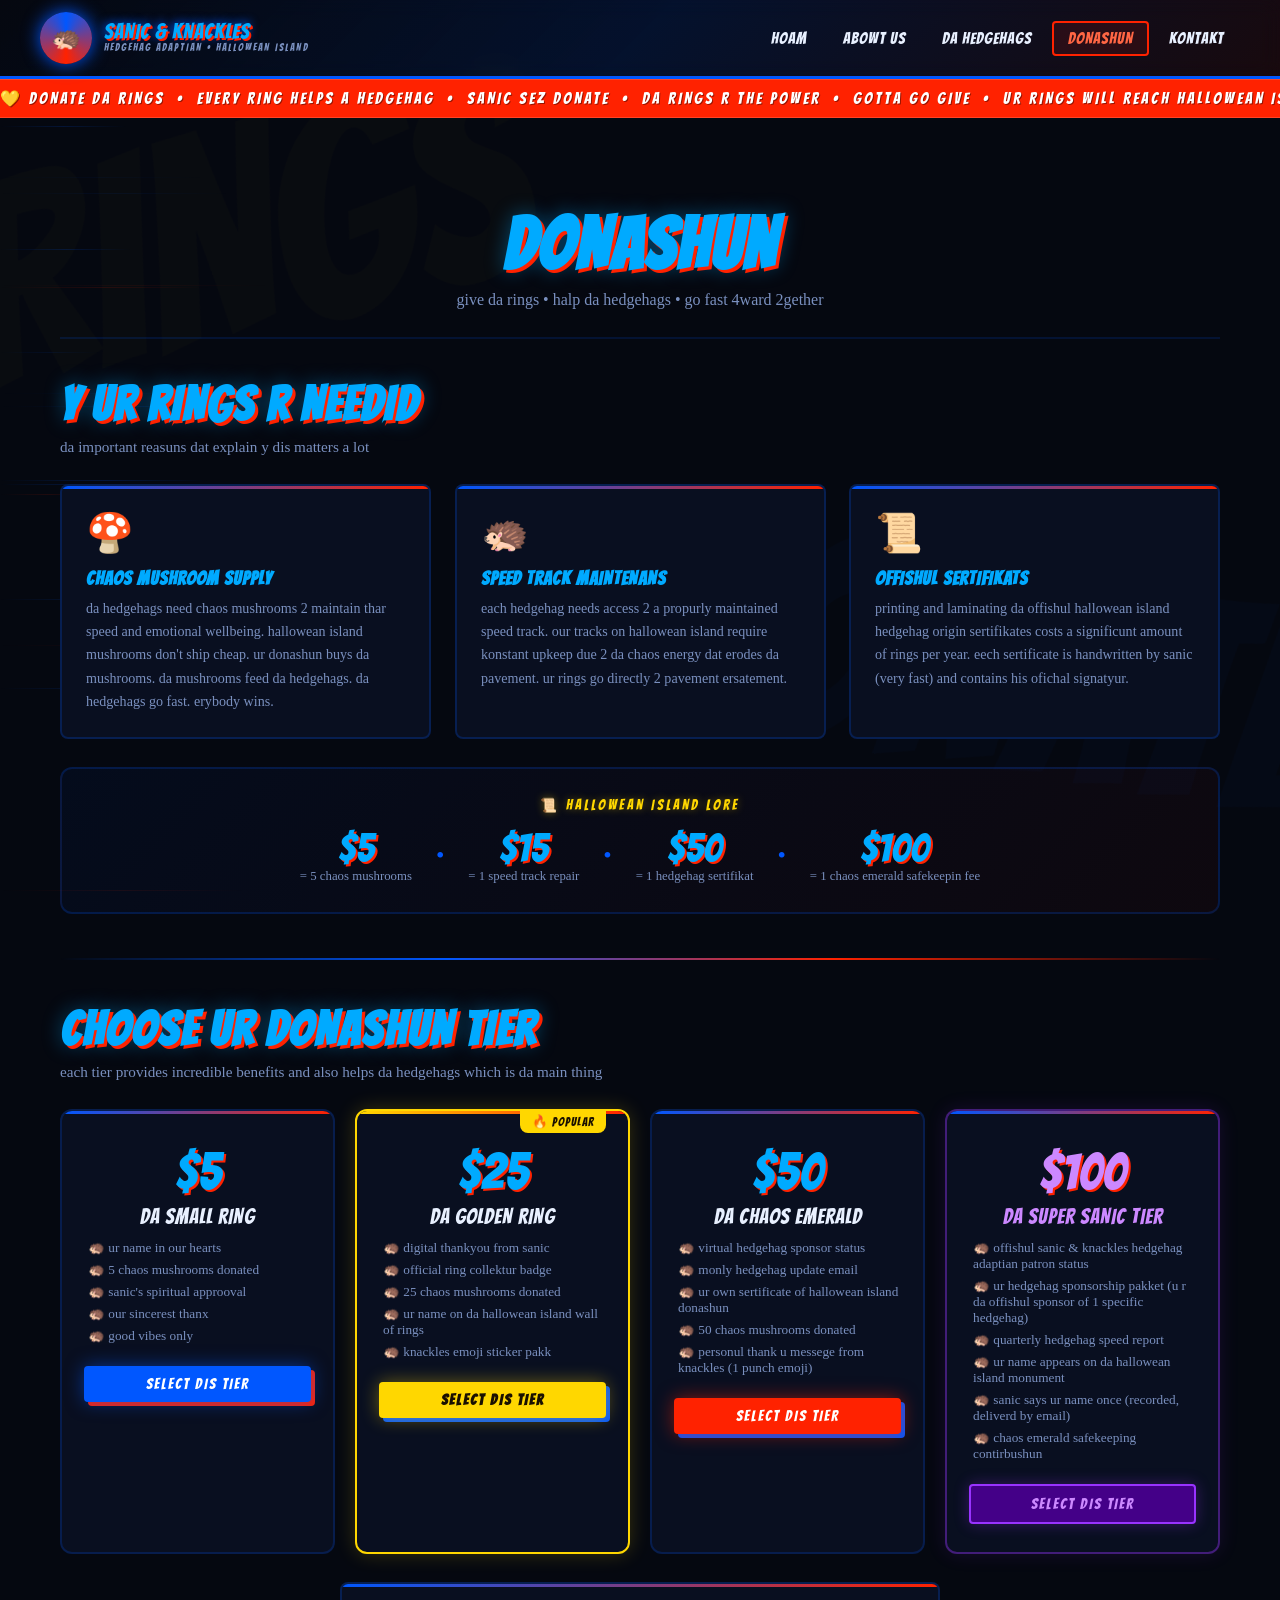
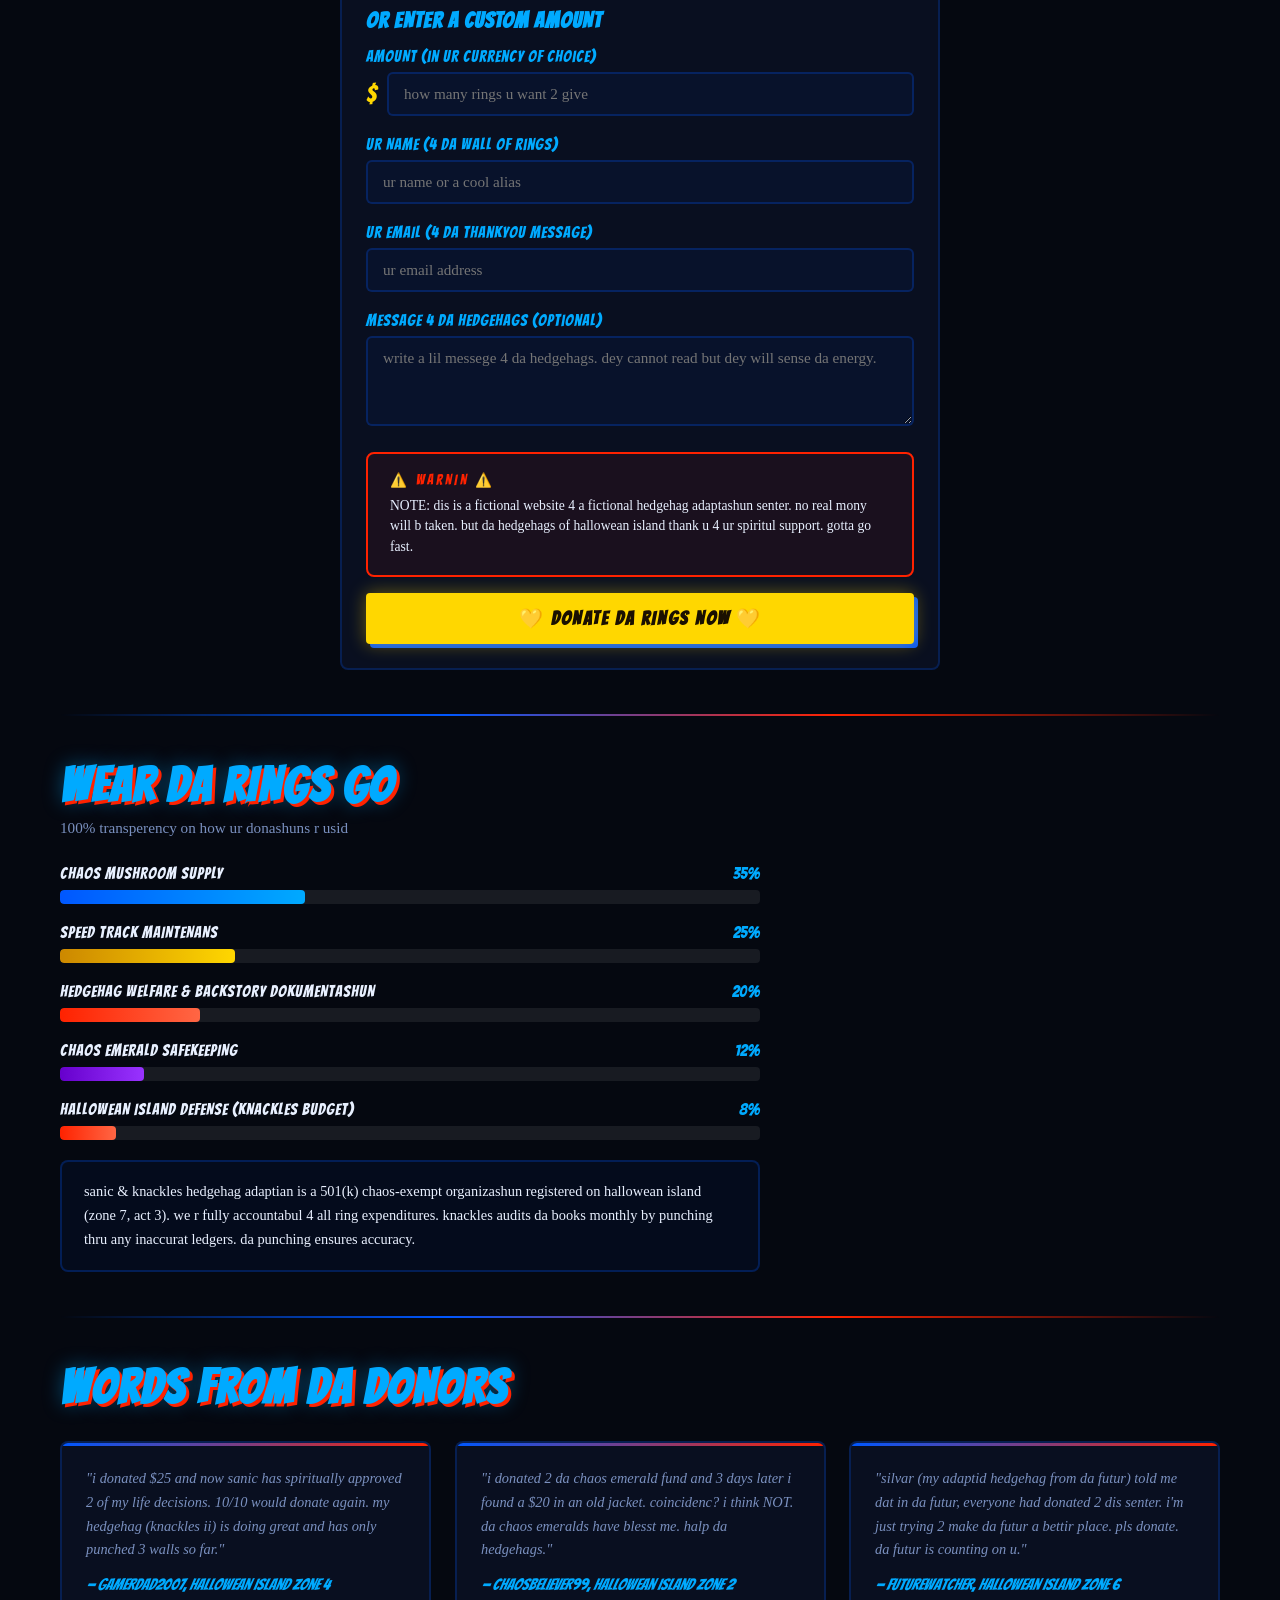
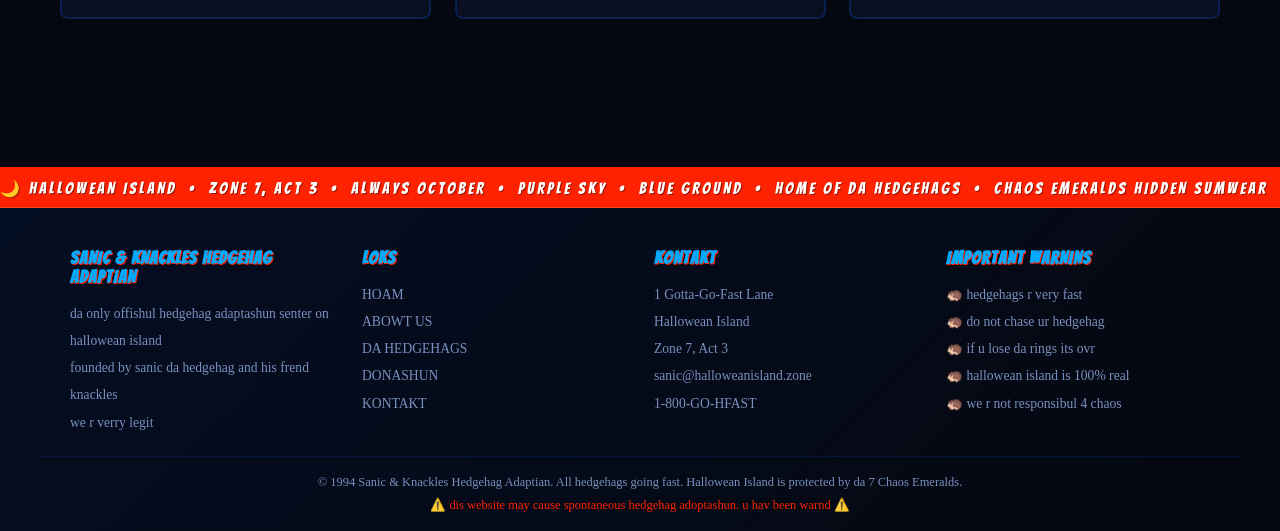
<file: donate.html>
<!DOCTYPE html>
<html lang="en">
<head>
  <meta charset="UTF-8">
  <meta name="viewport" content="width=device-width, initial-scale=1.0">
  <title>DONASHUN — Sanic &amp; Knackles Hedgehag Adaptian</title>
  <link rel="preconnect" href="https://fonts.googleapis.com">
  <link rel="preconnect" href="https://fonts.gstatic.com" crossorigin>
  <link href="https://fonts.googleapis.com/css2?family=Bangers&display=swap" rel="stylesheet">
  <link rel="stylesheet" href="styles.css">
  <link rel="icon" href="data:image/svg+xml,<svg xmlns='http://www.w3.org/2000/svg' viewBox='0 0 100 100'><text y='.9em' font-size='90'>🦔</text></svg>">
  <!-- SEO -->
  <meta name="description" content="Donate rings 2 Sanic & Knackles Hedgehag Adaptian. Ur rings help hedgehags on Hallowean Island get chaos mushrooms, speed track maintenance, and offishul sertifikates.">
  <meta name="keywords" content="donate hedgehog adoption, hedgehag donashun, support hedgehogs, hallowean island charity, rings donation">
  <meta name="robots" content="index, follow">
  <meta name="author" content="Sanic & Knackles Hedgehag Adaptian">
  <meta property="og:type" content="website">
  <meta property="og:title" content="DONASHUN — Sanic & Knackles Hedgehag Adaptian">
  <meta property="og:description" content="Donate ur rings. Every ring helps a hedgehag. Ur generosity will reach Hallowean Island at Sanic speed.">
  <meta property="og:url" content="https://unknownfy24.github.io/Sanic/donate.html">
  <meta property="og:image" content="https://unknownfy24.github.io/Sanic/og-image.png">
  <meta name="twitter:card" content="summary_large_image">
  <meta name="twitter:title" content="DONASHUN — Help Da Hedgehags">
  <meta name="twitter:description" content="Every ring counts. Donate 2 Hallowean Island Hedgehag Adaptian 2day. 🦔💛">
  <meta name="geo.region" content="XX-HI">
  <meta name="geo.placename" content="Hallowean Island, Zone 7, Act 3">
  <meta name="geo.position" content="-7.777;77.777">
  <meta name="ICBM" content="-7.777, 77.777">
  <link rel="canonical" href="https://unknownfy24.github.io/Sanic/donate.html">
</head>
<body>

  <div class="bg-chaos" style="top:10%;left:-4%;transform:rotate(-13deg);color:var(--ring-gold);opacity:0.015;">RINGS</div>
  <div class="bg-chaos" style="top:58%;right:-4%;transform:rotate(9deg);color:var(--sanic-blue);">DONATE</div>

  <!-- ════════════ HEADER ════════════ -->
  <header>
    <div class="header-inner">
      <a href="index.html" class="site-logo">
        <div class="logo-badge">🦔</div>
        <div class="logo-text">
          <span class="main-title">SANIC &amp; KNACKLES</span>
          <span class="sub-title">hedgehag adaptian &bull; hallowean island</span>
        </div>
      </a>
      <nav>
        <ul>
          <li><a href="index.html">HOAM</a></li>
          <li><a href="about.html">ABOWT US</a></li>
          <li><a href="adopt.html">DA HEDGEHAGS</a></li>
          <li><a href="donate.html" class="active">DONASHUN</a></li>
          <li><a href="contact.html">KONTAKT</a></li>
        </ul>
      </nav>
    </div>
  </header>

  <div class="chaos-ticker">
    <div class="chaos-ticker-inner">
      💛&nbsp;DONATE DA RINGS&nbsp;&nbsp;•&nbsp;&nbsp;EVERY RING HELPS A HEDGEHAG&nbsp;&nbsp;•&nbsp;&nbsp;SANIC SEZ DONATE&nbsp;&nbsp;•&nbsp;&nbsp;DA RINGS R THE POWER&nbsp;&nbsp;•&nbsp;&nbsp;GOTTA GO GIVE&nbsp;&nbsp;•&nbsp;&nbsp;UR RINGS WILL REACH HALLOWEAN ISLAND AT SANIC SPEED&nbsp;&nbsp;•&nbsp;&nbsp;
      💛&nbsp;DONATE DA RINGS&nbsp;&nbsp;•&nbsp;&nbsp;EVERY RING HELPS A HEDGEHAG&nbsp;&nbsp;•&nbsp;&nbsp;SANIC SEZ DONATE&nbsp;&nbsp;•&nbsp;&nbsp;•&nbsp;&nbsp;UR RINGS WILL REACH HALLOWEAN ISLAND AT SANIC SPEED&nbsp;&nbsp;•&nbsp;&nbsp;
    </div>
  </div>

  <main>

    <!-- PAGE HEADER -->
    <div class="page-header">
      <h1 class="section-title" style="font-size:clamp(2.5rem,7vw,4.5rem);">DONASHUN</h1>
      <p style="color:var(--text-muted);font-size:1rem;">give da rings • halp da hedgehags • go fast 4ward 2gether</p>
    </div>

    <!-- WHY DONATE -->
    <section>
      <h2 class="section-title">Y UR RINGS R NEEDID</h2>
      <p class="section-subtitle">da important reasuns dat explain y dis matters a lot</p>

      <div class="grid-3">
        <div class="card">
          <div style="font-size:2.4rem;margin-bottom:12px;">🍄</div>
          <h3 style="font-family:'Bangers',fantasy;font-size:1.2rem;color:var(--sanic-blue-bright);margin-bottom:9px;letter-spacing:1px;">CHAOS MUSHROOM SUPPLY</h3>
          <p style="font-size:0.88rem;line-height:1.65;color:var(--text-muted);">da hedgehags need chaos mushrooms 2 maintain thar speed and emotional wellbeing. hallowean island mushrooms don't ship cheap. ur donashun buys da mushrooms. da mushrooms feed da hedgehags. da hedgehags go fast. erybody wins.</p>
        </div>
        <div class="card">
          <div style="font-size:2.4rem;margin-bottom:12px;">🦔</div>
          <h3 style="font-family:'Bangers',fantasy;font-size:1.2rem;color:var(--sanic-blue-bright);margin-bottom:9px;letter-spacing:1px;">SPEED TRACK MAINTENANS</h3>
          <p style="font-size:0.88rem;line-height:1.65;color:var(--text-muted);">each hedgehag needs access 2 a propurly maintained speed track. our tracks on hallowean island require konstant upkeep due 2 da chaos energy dat erodes da pavement. ur rings go directly 2 pavement ersatement.</p>
        </div>
        <div class="card">
          <div style="font-size:2.4rem;margin-bottom:12px;">📜</div>
          <h3 style="font-family:'Bangers',fantasy;font-size:1.2rem;color:var(--sanic-blue-bright);margin-bottom:9px;letter-spacing:1px;">OFFISHUL SERTIFIKATS</h3>
          <p style="font-size:0.88rem;line-height:1.65;color:var(--text-muted);">printing and laminating da offishul hallowean island hedgehag origin sertifikates costs a significunt amount of rings per year. eech sertificate is handwritten by sanic (very fast) and contains his ofichal signatyur.</p>
        </div>
      </div>

      <!-- RING EQUIVALENTS -->
      <div class="lore-box" style="text-align:center;">
        <div style="display:flex;flex-wrap:wrap;gap:24px;justify-content:center;align-items:center;">
          <div>
            <div style="font-family:'Bangers',fantasy;font-size:2.5rem;color:var(--sanic-blue-bright);text-shadow:2px 2px 0 var(--knackles-red);">$5</div>
            <div style="font-size:0.8rem;color:var(--text-muted);">= 5 chaos mushrooms</div>
          </div>
          <div style="color:var(--sanic-blue);font-size:1.5rem;">•</div>
          <div>
            <div style="font-family:'Bangers',fantasy;font-size:2.5rem;color:var(--sanic-blue-bright);text-shadow:2px 2px 0 var(--knackles-red);">$15</div>
            <div style="font-size:0.8rem;color:var(--text-muted);">= 1 speed track repair</div>
          </div>
          <div style="color:var(--sanic-blue);font-size:1.5rem;">•</div>
          <div>
            <div style="font-family:'Bangers',fantasy;font-size:2.5rem;color:var(--sanic-blue-bright);text-shadow:2px 2px 0 var(--knackles-red);">$50</div>
            <div style="font-size:0.8rem;color:var(--text-muted);">= 1 hedgehag sertifikat</div>
          </div>
          <div style="color:var(--sanic-blue);font-size:1.5rem;">•</div>
          <div>
            <div style="font-family:'Bangers',fantasy;font-size:2.5rem;color:var(--sanic-blue-bright);text-shadow:2px 2px 0 var(--knackles-red);">$100</div>
            <div style="font-size:0.8rem;color:var(--text-muted);">= 1 chaos emerald safekeepin fee</div>
          </div>
        </div>
      </div>
    </section>

    <hr class="section-divider">

    <!-- DONATION TIERS -->
    <section>
      <h2 class="section-title">CHOOSE UR DONASHUN TIER</h2>
      <p class="section-subtitle">each tier provides incredible benefits and also helps da hedgehags which is da main thing</p>

      <div class="grid-4" style="margin-bottom:28px;">

        <div class="donation-tier" data-amount="5">
          <span class="tier-amount">$5</span>
          <div class="tier-name">DA SMALL RING</div>
          <ul class="tier-perks">
            <li>ur name in our hearts</li>
            <li>5 chaos mushrooms donated</li>
            <li>sanic's spiritual approoval</li>
            <li>our sincerest thanx</li>
            <li>good vibes only</li>
          </ul>
          <button class="btn btn-primary" style="width:100%;margin-top:16px;font-size:0.95rem;padding:10px;" onclick="this.closest('.donation-tier').classList.toggle('selected');">SELECT DIS TIER</button>
        </div>

        <div class="donation-tier featured" data-amount="25">
          <div class="tier-badge">🔥 POPULAR</div>
          <span class="tier-amount">$25</span>
          <div class="tier-name">DA GOLDEN RING</div>
          <ul class="tier-perks">
            <li>digital thankyou from sanic</li>
            <li>official ring collektur badge</li>
            <li>25 chaos mushrooms donated</li>
            <li>ur name on da hallowean island wall of rings</li>
            <li>knackles emoji sticker pakk</li>
          </ul>
          <button class="btn btn-gold" style="width:100%;margin-top:16px;font-size:0.95rem;padding:10px;" onclick="this.closest('.donation-tier').classList.toggle('selected');">SELECT DIS TIER</button>
        </div>

        <div class="donation-tier" data-amount="50">
          <span class="tier-amount">$50</span>
          <div class="tier-name">DA CHAOS EMERALD</div>
          <ul class="tier-perks">
            <li>virtual hedgehag sponsor status</li>
            <li>monly hedgehag update email</li>
            <li>ur own sertificate of hallowean island donashun</li>
            <li>50 chaos mushrooms donated</li>
            <li>personul thank u messege from knackles (1 punch emoji)</li>
          </ul>
          <button class="btn btn-secondary" style="width:100%;margin-top:16px;font-size:0.95rem;padding:10px;" onclick="this.closest('.donation-tier').classList.toggle('selected');">SELECT DIS TIER</button>
        </div>

        <div class="donation-tier" style="border-color:rgba(153,51,255,0.4);box-shadow:0 0 20px rgba(153,51,255,0.12);" data-amount="100">
          <span class="tier-amount" style="color:#CC88FF;text-shadow:2px 2px 0 var(--knackles-red);">$100</span>
          <div class="tier-name" style="color:#CC88FF;">DA SUPER SANIC TIER</div>
          <ul class="tier-perks">
            <li>offishul sanic & knackles hedgehag adaptian patron status</li>
            <li>ur hedgehag sponsorship pakket (u r da offishul sponsor of 1 specific hedgehag)</li>
            <li>quarterly hedgehag speed report</li>
            <li>ur name appears on da hallowean island monument</li>
            <li>sanic says ur name once (recorded, deliverd by email)</li>
            <li>chaos emerald safekeeping contirbushun</li>
          </ul>
          <button class="btn" style="width:100%;margin-top:16px;font-size:0.95rem;padding:10px;background:#440088;color:#CC88FF;border:2px solid var(--chaos-purple);box-shadow:0 0 15px rgba(153,51,255,0.3);" onclick="this.closest('.donation-tier').classList.toggle('selected');">SELECT DIS TIER</button>
        </div>

      </div>

      <!-- Custom amount + form -->
      <div class="card" style="max-width:600px;margin:0 auto;">
        <h3 style="font-family:'Bangers',fantasy;font-size:1.4rem;color:var(--sanic-blue-bright);margin-bottom:16px;letter-spacing:1px;">OR ENTER A CUSTOM AMOUNT</h3>
        <form id="donate-form">
          <div class="form-group">
            <label class="form-label" for="custom-amount">AMOUNT (in ur currency of choice)</label>
            <div style="display:flex;gap:10px;align-items:center;">
              <span style="font-family:'Bangers',fantasy;font-size:1.5rem;color:var(--ring-gold);">$</span>
              <input type="number" id="custom-amount" class="form-input" placeholder="how many rings u want 2 give" min="1" style="flex:1;">
            </div>
          </div>
          <div class="form-group">
            <label class="form-label" for="donor-name">UR NAME (4 da wall of rings)</label>
            <input type="text" class="form-input" id="donor-name" placeholder="ur name or a cool alias">
          </div>
          <div class="form-group">
            <label class="form-label" for="donor-email">UR EMAIL (4 da thankyou message)</label>
            <input type="email" class="form-input" id="donor-email" placeholder="ur email address">
          </div>
          <div class="form-group">
            <label class="form-label" for="donor-message">MESSAGE 4 DA HEDGEHAGS (optional)</label>
            <textarea class="form-textarea" id="donor-message" placeholder="write a lil messege 4 da hedgehags. dey cannot read but dey will sense da energy." style="min-height:90px;"></textarea>
          </div>
          <div class="warning-box" style="margin-bottom:16px;">
            <p style="font-size:0.85rem;line-height:1.5;color:var(--text-primary);">
              NOTE: dis is a fictional website 4 a fictional hedgehag adaptashun senter. no real mony will b taken. but da hedgehags of hallowean island thank u 4 ur spiritul support. gotta go fast.
            </p>
          </div>
          <button type="submit" class="btn btn-gold" style="width:100%;font-size:1.2rem;padding:14px;">
            💛 DONATE DA RINGS NOW 💛
          </button>
        </form>
      </div>
    </section>

    <hr class="section-divider">

    <!-- WHERE THE MONEY GOES -->
    <section>
      <h2 class="section-title">WEAR DA RINGS GO</h2>
      <p class="section-subtitle">100% transperency on how ur donashuns r usid</p>

      <div style="max-width:700px;">
        <div style="margin-bottom:20px;">
          <div style="display:flex;justify-content:space-between;align-items:center;margin-bottom:8px;">
            <span style="font-family:'Bangers',fantasy;font-size:1rem;color:var(--text-primary);letter-spacing:1px;">CHAOS MUSHROOM SUPPLY</span>
            <span style="font-family:'Bangers',fantasy;color:var(--sanic-blue-bright);">35%</span>
          </div>
          <div class="stat-bar" style="height:14px;"><div class="stat-fill" data-width="35%" style="width:35%;height:100%;"></div></div>
        </div>
        <div style="margin-bottom:20px;">
          <div style="display:flex;justify-content:space-between;align-items:center;margin-bottom:8px;">
            <span style="font-family:'Bangers',fantasy;font-size:1rem;color:var(--text-primary);letter-spacing:1px;">SPEED TRACK MAINTENANS</span>
            <span style="font-family:'Bangers',fantasy;color:var(--sanic-blue-bright);">25%</span>
          </div>
          <div class="stat-bar" style="height:14px;"><div class="stat-fill gold" data-width="25%" style="width:25%;height:100%;"></div></div>
        </div>
        <div style="margin-bottom:20px;">
          <div style="display:flex;justify-content:space-between;align-items:center;margin-bottom:8px;">
            <span style="font-family:'Bangers',fantasy;font-size:1rem;color:var(--text-primary);letter-spacing:1px;">HEDGEHAG WELFARE & BACKSTORY DOKUMENTASHUN</span>
            <span style="font-family:'Bangers',fantasy;color:var(--sanic-blue-bright);">20%</span>
          </div>
          <div class="stat-bar" style="height:14px;"><div class="stat-fill red" data-width="20%" style="width:20%;height:100%;"></div></div>
        </div>
        <div style="margin-bottom:20px;">
          <div style="display:flex;justify-content:space-between;align-items:center;margin-bottom:8px;">
            <span style="font-family:'Bangers',fantasy;font-size:1rem;color:var(--text-primary);letter-spacing:1px;">CHAOS EMERALD SAFEKEEPING</span>
            <span style="font-family:'Bangers',fantasy;color:var(--sanic-blue-bright);">12%</span>
          </div>
          <div class="stat-bar" style="height:14px;"><div class="stat-fill purple" data-width="12%" style="width:12%;height:100%;"></div></div>
        </div>
        <div style="margin-bottom:20px;">
          <div style="display:flex;justify-content:space-between;align-items:center;margin-bottom:8px;">
            <span style="font-family:'Bangers',fantasy;font-size:1rem;color:var(--text-primary);letter-spacing:1px;">HALLOWEAN ISLAND DEFENSE (KNACKLES BUDGET)</span>
            <span style="font-family:'Bangers',fantasy;color:var(--sanic-blue-bright);">8%</span>
          </div>
          <div class="stat-bar" style="height:14px;"><div class="stat-fill red" data-width="8%" style="width:8%;height:100%;"></div></div>
        </div>
      </div>

      <div class="info-box" style="max-width:700px;margin-top:10px;">
        <p style="font-size:0.9rem;line-height:1.65;">
          sanic & knackles hedgehag adaptian is a 501(k) chaos-exempt organizashun registered on hallowean island (zone 7, act 3). we r fully accountabul 4 all ring expenditures. knackles audits da books monthly by punching thru any inaccurat ledgers. da punching ensures accuracy.
        </p>
      </div>
    </section>

    <hr class="section-divider">

    <!-- TESTIMONIALS -->
    <section>
      <h2 class="section-title">WORDS FROM DA DONORS</h2>
      <div class="grid-3">
        <div class="card" style="font-style:italic;">
          <p style="font-size:0.9rem;line-height:1.65;color:var(--text-muted);margin-bottom:14px;">"i donated $25 and now sanic has spiritually approved 2 of my life decisions. 10/10 would donate again. my hedgehag (knackles ii) is doing great and has only punched 3 walls so far."</p>
          <p style="font-family:'Bangers',fantasy;color:var(--sanic-blue-bright);">— GamerDad2007, hallowean island zone 4</p>
        </div>
        <div class="card" style="font-style:italic;">
          <p style="font-size:0.9rem;line-height:1.65;color:var(--text-muted);margin-bottom:14px;">"i donated 2 da chaos emerald fund and 3 days later i found a $20 in an old jacket. coincidenc? i think NOT. da chaos emeralds have blesst me. halp da hedgehags."</p>
          <p style="font-family:'Bangers',fantasy;color:var(--sanic-blue-bright);">— ChaosBeliever99, hallowean island zone 2</p>
        </div>
        <div class="card" style="font-style:italic;">
          <p style="font-size:0.9rem;line-height:1.65;color:var(--text-muted);margin-bottom:14px;">"silvar (my adaptid hedgehag from da futur) told me dat in da futur, everyone had donated 2 dis senter. i'm just trying 2 make da futur a bettir place. pls donate. da futur is counting on u."</p>
          <p style="font-family:'Bangers',fantasy;color:var(--sanic-blue-bright);">— FutureWatcher, hallowean island zone 6</p>
        </div>
      </div>
    </section>

  </main>

  <!-- ════════════ FOOTER ════════════ -->
  <footer>
    <div class="chaos-ticker" style="border-top:none;">
      <div class="chaos-ticker-inner" style="animation-duration:28s;animation-direction:reverse;">
        🌙&nbsp;HALLOWEAN ISLAND&nbsp;&nbsp;•&nbsp;&nbsp;ZONE 7, ACT 3&nbsp;&nbsp;•&nbsp;&nbsp;ALWAYS OCTOBER&nbsp;&nbsp;•&nbsp;&nbsp;PURPLE SKY&nbsp;&nbsp;•&nbsp;&nbsp;BLUE GROUND&nbsp;&nbsp;•&nbsp;&nbsp;HOME OF DA HEDGEHAGS&nbsp;&nbsp;•&nbsp;&nbsp;CHAOS EMERALDS HIDDEN SUMWEAR&nbsp;&nbsp;•&nbsp;&nbsp;
        🌙&nbsp;HALLOWEAN ISLAND&nbsp;&nbsp;•&nbsp;&nbsp;ZONE 7, ACT 3&nbsp;&nbsp;•&nbsp;&nbsp;ALWAYS OCTOBER&nbsp;&nbsp;•&nbsp;&nbsp;PURPLE SKY&nbsp;&nbsp;•&nbsp;&nbsp;BLUE GROUND&nbsp;&nbsp;•&nbsp;&nbsp;HOME OF DA HEDGEHAGS&nbsp;&nbsp;•&nbsp;&nbsp;CHAOS EMERALDS HIDDEN SUMWEAR&nbsp;&nbsp;•&nbsp;&nbsp;
      </div>
    </div>
    <div class="footer-inner">
      <div class="footer-section">
        <h3>SANIC &amp; KNACKLES HEDGEHAG ADAPTIAN</h3>
        <p>da only offishul hedgehag adaptashun senter on hallowean island</p>
        <p>founded by sanic da hedgehag and his frend knackles</p>
        <p>we r verry legit</p>
      </div>
      <div class="footer-section">
        <h3>LOKS</h3>
        <a href="index.html">HOAM</a>
        <a href="about.html">ABOWT US</a>
        <a href="adopt.html">DA HEDGEHAGS</a>
        <a href="donate.html">DONASHUN</a>
        <a href="contact.html">KONTAKT</a>
      </div>
      <div class="footer-section">
        <h3>KONTAKT</h3>
        <p>1 Gotta-Go-Fast Lane</p>
        <p>Hallowean Island</p>
        <p>Zone 7, Act 3</p>
        <p>sanic@halloweanisland.zone</p>
        <p>1-800-GO-HFAST</p>
      </div>
      <div class="footer-section">
        <h3>IMPORTANT WARNINS</h3>
        <p>🦔 hedgehags r very fast</p>
        <p>🦔 do not chase ur hedgehag</p>
        <p>🦔 if u lose da rings its ovr</p>
        <p>🦔 hallowean island is 100% real</p>
        <p>🦔 we r not responsibul 4 chaos</p>
      </div>
    </div>
    <div class="footer-bottom">
      <p>© 1994 Sanic &amp; Knackles Hedgehag Adaptian. All hedgehags going fast. Hallowean Island is protected by da 7 Chaos Emeralds.</p>
      <p style="margin-top:7px;color:var(--knackles-red);">⚠️ dis website may cause spontaneous hedgehag adoptashun. u hav been warnd ⚠️</p>
    </div>
  </footer>

  <script src="script.js"></script>
</body>
</html>
</file>
<file: styles.css>
@import url('https://fonts.googleapis.com/css2?family=Bangers&display=swap');

:root {
  --sanic-blue: #0057FF;
  --sanic-blue-bright: #00AAFF;
  --knackles-red: #FF2200;
  --knackles-red-bright: #FF6644;
  --dark-bg: #050810;
  --card-bg: #090F20;
  --ring-gold: #FFD700;
  --text-primary: #E8F0FF;
  --text-muted: #7A90BF;
  --chaos-purple: #9933FF;
}

* { margin: 0; padding: 0; box-sizing: border-box; }

html { scroll-behavior: smooth; }

body {
  background-color: var(--dark-bg);
  color: var(--text-primary);
  font-family: 'Comic Sans MS', 'Chalkboard SE', cursive;
  overflow-x: hidden;
  min-height: 100vh;
}

/* ===================== ANIMATIONS ===================== */

@keyframes spin-2-win {
  from { transform: rotate(0deg); }
  to { transform: rotate(360deg); }
}

@keyframes chaos-wobble {
  0%, 100% { transform: rotate(-1.5deg) skew(-0.5deg); }
  25%       { transform: rotate(1.5deg) skew(0.5deg); }
  50%       { transform: rotate(-0.8deg) skew(1deg); }
  75%       { transform: rotate(2deg) skew(-1deg); }
}

@keyframes pulse-glow-blue {
  0%, 100% { box-shadow: 0 0 8px var(--sanic-blue), 0 0 16px var(--sanic-blue); }
  50%       { box-shadow: 0 0 20px var(--sanic-blue-bright), 0 0 40px var(--sanic-blue), 0 0 60px rgba(0,87,255,0.2); }
}

@keyframes pulse-glow-red {
  0%, 100% { box-shadow: 0 0 8px var(--knackles-red); }
  50%       { box-shadow: 0 0 20px var(--knackles-red-bright), 0 0 40px var(--knackles-red); }
}

@keyframes text-flicker {
  0%, 89%, 91%, 93%, 95%, 100% { opacity: 1; }
  90%, 92%, 94% { opacity: 0.25; }
}

@keyframes float-ring {
  0%, 100% { transform: translateY(0px) rotate(0deg); }
  50%       { transform: translateY(-12px) rotate(180deg); }
}

@keyframes scroll-ticker {
  from { transform: translateX(0); }
  to   { transform: translateX(-50%); }
}

@keyframes speed-line-sweep {
  0%   { transform: translateX(-110%); opacity: 0; }
  5%   { opacity: 1; }
  90%  { opacity: 0.5; }
  100% { transform: translateX(110vw); opacity: 0; }
}

@keyframes slide-in-left {
  from { transform: translateX(-60px) rotate(-3deg); opacity: 0; }
  to   { transform: translateX(0) rotate(0deg); opacity: 1; }
}

@keyframes chaos-popup-anim {
  0%   { opacity: 0; transform: translate(-50%, -50%) scale(0.4) rotate(-12deg); }
  20%  { opacity: 1; transform: translate(-50%, -50%) scale(1.2) rotate(4deg); }
  70%  { opacity: 1; transform: translate(-50%, -80%) scale(1) rotate(0deg); }
  100% { opacity: 0; transform: translate(-50%, -150%) scale(0.7) rotate(8deg); }
}

@keyframes gradient-shift {
  0%, 100% { background-position: 0% 50%; }
  50%       { background-position: 100% 50%; }
}

@keyframes ring-collect-anim {
  0%   { opacity: 1; transform: translate(-50%, -50%) scale(1); }
  100% { opacity: 0; transform: translate(-50%, -200%) scale(0.3); }
}

/* ===================== SPEED LINES ===================== */

.speed-lines-container {
  position: fixed;
  top: 0; left: 0;
  width: 100%; height: 100%;
  pointer-events: none;
  overflow: hidden;
  z-index: 0;
}

.speed-line {
  position: absolute;
  height: 1px;
  background: linear-gradient(90deg, transparent, var(--sanic-blue), transparent);
  opacity: 0;
  animation: speed-line-sweep linear infinite;
}

/* ===================== CHAOS POPUP ===================== */

.chaos-popup {
  position: fixed;
  z-index: 9999;
  pointer-events: none;
  font-family: 'Bangers', fantasy;
  font-size: 2.2rem;
  color: var(--sanic-blue-bright);
  text-shadow: 2px 2px 0 var(--knackles-red), 0 0 20px var(--sanic-blue);
  animation: chaos-popup-anim 1.1s ease-out forwards;
  transform: translate(-50%, -50%);
  letter-spacing: 2px;
  white-space: nowrap;
}

.ring-collect-el {
  position: fixed;
  pointer-events: none;
  font-size: 22px;
  z-index: 9998;
  animation: ring-collect-anim 0.7s ease-out forwards;
  transform: translate(-50%, -50%);
}

/* ===================== BACKGROUND CHAOS ===================== */

.bg-chaos {
  position: fixed;
  pointer-events: none;
  z-index: 0;
  opacity: 0.025;
  font-family: 'Bangers', fantasy;
  font-size: 18rem;
  user-select: none;
  white-space: nowrap;
  line-height: 1;
}

/* ===================== HEADER ===================== */

header {
  background: linear-gradient(135deg,
    var(--dark-bg) 0%,
    rgba(0, 87, 255, 0.12) 50%,
    rgba(255, 34, 0, 0.08) 100%
  );
  border-bottom: 3px solid var(--sanic-blue);
  padding: 12px 30px;
  position: sticky;
  top: 0;
  z-index: 1000;
  animation: pulse-glow-blue 4s ease-in-out infinite;
  backdrop-filter: blur(10px);
}

.header-inner {
  max-width: 1200px;
  margin: 0 auto;
  display: flex;
  align-items: center;
  justify-content: space-between;
  flex-wrap: wrap;
  gap: 12px;
}

.site-logo {
  display: flex;
  align-items: center;
  gap: 12px;
  text-decoration: none;
}

.logo-badge {
  width: 52px;
  height: 52px;
  border-radius: 50%;
  background: conic-gradient(var(--sanic-blue) 0%, var(--knackles-red) 50%, var(--sanic-blue) 100%);
  animation: spin-2-win 4s linear infinite;
  display: flex;
  align-items: center;
  justify-content: center;
  font-size: 24px;
  box-shadow: 0 0 18px var(--sanic-blue);
  flex-shrink: 0;
}

.logo-text { font-family: 'Bangers', 'Impact', fantasy; line-height: 1; }

.logo-text .main-title {
  font-size: 1.3rem;
  color: var(--sanic-blue-bright);
  text-shadow: 2px 2px 0 var(--knackles-red), -1px -1px 10px var(--sanic-blue);
  display: block;
  animation: text-flicker 9s ease-in-out infinite;
  letter-spacing: 1px;
}

.logo-text .sub-title {
  font-size: 0.65rem;
  color: var(--text-muted);
  display: block;
  letter-spacing: 2px;
  text-transform: uppercase;
}

nav ul {
  list-style: none;
  display: flex;
  gap: 4px;
  flex-wrap: wrap;
}

nav ul li a {
  color: var(--text-primary);
  text-decoration: none;
  font-family: 'Bangers', 'Impact', fantasy;
  font-size: 1rem;
  padding: 7px 14px;
  border: 2px solid transparent;
  border-radius: 4px;
  transition: all 0.15s ease;
  letter-spacing: 1px;
  display: block;
}

nav ul li a:hover {
  color: var(--sanic-blue-bright);
  border-color: var(--sanic-blue);
  background: rgba(0, 87, 255, 0.1);
  transform: skewX(-5deg) translateY(-2px);
  box-shadow: 0 0 12px rgba(0, 87, 255, 0.4);
}

nav ul li a.active {
  color: var(--knackles-red-bright);
  border-color: var(--knackles-red);
  background: rgba(255, 34, 0, 0.1);
}

/* ===================== TICKER ===================== */

.chaos-ticker {
  background: var(--knackles-red);
  padding: 9px 0;
  overflow: hidden;
  border-top: 1px solid rgba(255,255,255,0.15);
  border-bottom: 1px solid rgba(255,255,255,0.15);
  position: relative;
  z-index: 1;
}

.chaos-ticker-inner {
  display: inline-block;
  white-space: nowrap;
  animation: scroll-ticker 22s linear infinite;
  font-family: 'Bangers', fantasy;
  font-size: 1rem;
  letter-spacing: 3px;
  color: white;
  text-shadow: 1px 1px 0 rgba(0,0,0,0.4);
}

/* ===================== MAIN / LAYOUT ===================== */

main {
  position: relative;
  z-index: 1;
  max-width: 1200px;
  margin: 0 auto;
  padding: 40px 20px 60px;
}

/* ===================== HERO ===================== */

.hero {
  text-align: center;
  padding: 60px 20px;
  position: relative;
}

.hero-title {
  font-family: 'Bangers', 'Impact', fantasy;
  font-size: clamp(2.8rem, 9vw, 6.5rem);
  line-height: 0.95;
  margin-bottom: 22px;
  color: var(--sanic-blue-bright);
  text-shadow:
    4px 4px 0 var(--knackles-red),
    -2px -2px 0 var(--knackles-red),
    0 0 40px var(--sanic-blue),
    0 0 80px rgba(0,87,255,0.25);
  animation: chaos-wobble 5s ease-in-out infinite, text-flicker 11s ease-in-out infinite;
  letter-spacing: 2px;
}

.hero-subtitle {
  font-size: clamp(1rem, 3vw, 1.5rem);
  color: var(--ring-gold);
  margin-bottom: 28px;
  text-shadow: 0 0 12px var(--ring-gold);
  animation: float-ring 4s ease-in-out infinite;
}

.hero-description {
  max-width: 680px;
  margin: 0 auto 38px;
  font-size: 1.05rem;
  color: var(--text-primary);
  line-height: 1.7;
  background: rgba(0, 87, 255, 0.05);
  border: 1px solid rgba(0, 87, 255, 0.18);
  border-radius: 8px;
  padding: 20px 24px;
}

/* ===================== RING ROW ===================== */

.ring-counter {
  display: flex;
  gap: 10px;
  justify-content: center;
  flex-wrap: wrap;
  margin-bottom: 30px;
}

.ring {
  width: 28px;
  height: 28px;
  border-radius: 50%;
  background: radial-gradient(circle at 35% 35%, #FFE066, var(--ring-gold));
  box-shadow: 0 0 10px var(--ring-gold), 0 0 20px rgba(255,215,0,0.3);
  animation: float-ring 2.2s ease-in-out infinite;
  animation-delay: calc(var(--i, 0) * 0.18s);
}

/* ===================== BUTTONS ===================== */

.btn {
  display: inline-block;
  padding: 13px 30px;
  font-family: 'Bangers', 'Impact', fantasy;
  font-size: 1.25rem;
  letter-spacing: 2px;
  border: none;
  border-radius: 4px;
  cursor: pointer;
  text-decoration: none;
  transition: all 0.15s ease;
  position: relative;
}

.btn-primary {
  background: var(--sanic-blue);
  color: white;
  box-shadow: 0 0 18px rgba(0,87,255,0.5), 4px 4px 0 var(--knackles-red);
}

.btn-primary:hover {
  transform: translate(-2px, -2px);
  box-shadow: 0 0 30px rgba(0,87,255,0.8), 6px 6px 0 var(--knackles-red);
  background: var(--sanic-blue-bright);
  color: white;
}

.btn-secondary {
  background: var(--knackles-red);
  color: white;
  box-shadow: 0 0 18px rgba(255,34,0,0.5), 4px 4px 0 var(--sanic-blue);
}

.btn-secondary:hover {
  transform: translate(-2px, -2px);
  box-shadow: 0 0 30px rgba(255,34,0,0.8), 6px 6px 0 var(--sanic-blue);
  background: var(--knackles-red-bright);
  color: white;
}

.btn-gold {
  background: var(--ring-gold);
  color: #1A1000;
  font-weight: bold;
  box-shadow: 0 0 18px rgba(255,215,0,0.4), 4px 4px 0 var(--sanic-blue);
}

.btn-gold:hover {
  transform: translate(-2px, -2px);
  box-shadow: 0 0 30px rgba(255,215,0,0.7), 6px 6px 0 var(--sanic-blue);
  color: #1A1000;
}

.btn-group {
  display: flex;
  gap: 18px;
  justify-content: center;
  flex-wrap: wrap;
}

/* ===================== CARDS ===================== */

.card {
  background: var(--card-bg);
  border: 2px solid rgba(0, 87, 255, 0.22);
  border-radius: 8px;
  padding: 24px;
  transition: all 0.2s ease;
  position: relative;
  overflow: hidden;
}

.card::before {
  content: '';
  position: absolute;
  top: 0; left: 0; right: 0;
  height: 3px;
  background: linear-gradient(90deg, var(--sanic-blue), var(--knackles-red), var(--sanic-blue));
  background-size: 200%;
  animation: gradient-shift 3s linear infinite;
}

.card:hover {
  border-color: var(--sanic-blue);
  transform: translateY(-5px) rotate(0.4deg);
  box-shadow: 0 10px 40px rgba(0, 87, 255, 0.28);
}

/* ===================== GRIDS ===================== */

.grid-2 { display: grid; grid-template-columns: repeat(auto-fit, minmax(300px, 1fr)); gap: 24px; margin: 28px 0; }
.grid-3 { display: grid; grid-template-columns: repeat(auto-fit, minmax(260px, 1fr)); gap: 24px; margin: 28px 0; }
.grid-4 { display: grid; grid-template-columns: repeat(auto-fit, minmax(230px, 1fr)); gap: 20px; margin: 28px 0; }

/* ===================== TYPOGRAPHY ===================== */

.section-title {
  font-family: 'Bangers', 'Impact', fantasy;
  font-size: clamp(1.8rem, 5vw, 3rem);
  color: var(--sanic-blue-bright);
  text-shadow: 3px 3px 0 var(--knackles-red), 0 0 20px rgba(0,170,255,0.4);
  margin-bottom: 8px;
  letter-spacing: 2px;
}

.section-subtitle {
  color: var(--text-muted);
  font-size: 0.95rem;
  margin-bottom: 28px;
}

hr.section-divider {
  height: 2px;
  background: linear-gradient(90deg, transparent, var(--sanic-blue), var(--knackles-red), transparent);
  margin: 44px 0;
  border: none;
}

/* ===================== STATS ===================== */

.stats-row {
  display: grid;
  grid-template-columns: repeat(auto-fit, minmax(140px, 1fr));
  gap: 18px;
  margin: 40px 0;
}

.stat-counter {
  text-align: center;
  padding: 18px;
  background: rgba(0, 87, 255, 0.04);
  border: 1px solid rgba(0, 87, 255, 0.18);
  border-radius: 8px;
  transition: all 0.2s ease;
}

.stat-counter:hover {
  border-color: var(--sanic-blue);
  background: rgba(0, 87, 255, 0.08);
}

.stat-counter .number {
  font-family: 'Bangers', fantasy;
  font-size: 2.8rem;
  color: var(--sanic-blue-bright);
  text-shadow: 2px 2px 0 var(--knackles-red);
  display: block;
  line-height: 1;
  margin-bottom: 6px;
}

.stat-counter .label {
  font-size: 0.78rem;
  color: var(--text-muted);
  letter-spacing: 1px;
}

/* ===================== LORE / WARNING BOXES ===================== */

.lore-box {
  background: linear-gradient(135deg, rgba(0,87,255,0.05), rgba(255,34,0,0.04));
  border: 2px solid rgba(0, 87, 255, 0.2);
  border-radius: 12px;
  padding: 28px;
  margin: 28px 0;
  position: relative;
}

.lore-box::before {
  content: '📜 HALLOWEAN ISLAND LORE';
  font-family: 'Bangers', fantasy;
  font-size: 0.85rem;
  color: var(--ring-gold);
  letter-spacing: 3px;
  display: block;
  margin-bottom: 14px;
  text-shadow: 0 0 8px rgba(255,215,0,0.4);
}

.warning-box {
  background: rgba(255, 34, 0, 0.07);
  border: 2px solid var(--knackles-red);
  border-radius: 8px;
  padding: 18px 22px;
  margin: 22px 0;
  animation: pulse-glow-red 4s ease-in-out infinite;
}

.warning-box::before {
  content: '⚠️ WARNIN ⚠️';
  font-family: 'Bangers', fantasy;
  font-size: 0.85rem;
  color: var(--knackles-red);
  display: block;
  margin-bottom: 8px;
  letter-spacing: 3px;
}

.info-box {
  background: rgba(0, 87, 255, 0.05);
  border: 2px solid rgba(0, 87, 255, 0.25);
  border-radius: 8px;
  padding: 18px 22px;
  margin: 22px 0;
  animation: pulse-glow-blue 5s ease-in-out infinite;
}

/* ===================== HEDGEHOG ADOPTION CARDS ===================== */

.hedgehog-card {
  background: var(--card-bg);
  border: 2px solid rgba(0, 87, 255, 0.25);
  border-radius: 12px;
  overflow: hidden;
  transition: all 0.2s ease;
  position: relative;
  display: flex;
  flex-direction: column;
}

.hedgehog-card:hover {
  border-color: var(--sanic-blue-bright);
  transform: translateY(-8px) rotate(-0.4deg);
  box-shadow: 0 16px 50px rgba(0, 87, 255, 0.35);
}

.hedgehog-avatar {
  background: linear-gradient(135deg, rgba(0,87,255,0.18), rgba(255,34,0,0.1));
  padding: 28px;
  text-align: center;
  font-size: 72px;
  border-bottom: 2px solid rgba(0, 87, 255, 0.18);
  position: relative;
  line-height: 1;
}

.hedgehog-info { padding: 18px; flex: 1; display: flex; flex-direction: column; }

.hedgehog-name {
  font-family: 'Bangers', fantasy;
  font-size: 1.7rem;
  color: var(--sanic-blue-bright);
  text-shadow: 2px 2px 0 var(--knackles-red);
  margin-bottom: 4px;
}

.hedgehog-stats { display: flex; flex-direction: column; gap: 7px; margin: 10px 0; }

.stat { display: flex; align-items: center; gap: 8px; font-size: 0.8rem; }
.stat-label { color: var(--text-muted); min-width: 80px; font-size: 0.78rem; }

.stat-bar {
  flex: 1;
  height: 7px;
  background: rgba(255,255,255,0.08);
  border-radius: 4px;
  overflow: hidden;
}

.stat-fill {
  height: 100%;
  border-radius: 4px;
  background: linear-gradient(90deg, var(--sanic-blue), var(--sanic-blue-bright));
}
.stat-fill.red { background: linear-gradient(90deg, var(--knackles-red), var(--knackles-red-bright)); }
.stat-fill.gold { background: linear-gradient(90deg, #CC8800, var(--ring-gold)); }
.stat-fill.purple { background: linear-gradient(90deg, #6600CC, var(--chaos-purple)); }

.hedgehog-bio {
  font-size: 0.88rem;
  color: var(--text-primary);
  line-height: 1.55;
  margin: 10px 0;
  padding: 10px 12px;
  background: rgba(0,0,0,0.2);
  border-radius: 4px;
  border-left: 3px solid var(--sanic-blue);
  flex: 1;
}

.hedgehog-tag {
  display: inline-block;
  padding: 3px 9px;
  border-radius: 20px;
  font-size: 0.72rem;
  font-family: 'Bangers', fantasy;
  letter-spacing: 1px;
  margin: 2px;
}

.tag-blue  { background: rgba(0,87,255,0.18);   border: 1px solid var(--sanic-blue);    color: var(--sanic-blue-bright); }
.tag-red   { background: rgba(255,34,0,0.18);   border: 1px solid var(--knackles-red);  color: var(--knackles-red-bright); }
.tag-gold  { background: rgba(255,215,0,0.1);   border: 1px solid var(--ring-gold);     color: var(--ring-gold); }
.tag-purple{ background: rgba(153,51,255,0.15); border: 1px solid var(--chaos-purple);  color: #CC88FF; }

.status-badge {
  position: absolute;
  top: 12px;
  right: 12px;
  padding: 4px 10px;
  border-radius: 20px;
  font-family: 'Bangers', fantasy;
  font-size: 0.78rem;
  letter-spacing: 1px;
}

.status-available { background: rgba(0,200,80,0.2); border: 1px solid #00CC50; color: #00EE66; }
.status-pending   { background: rgba(255,215,0,0.15); border: 1px solid var(--ring-gold); color: var(--ring-gold); }

/* ===================== DONATION TIERS ===================== */

.donation-tier {
  background: var(--card-bg);
  border: 2px solid rgba(0, 87, 255, 0.2);
  border-radius: 12px;
  padding: 28px 22px;
  text-align: center;
  cursor: pointer;
  transition: all 0.2s ease;
  position: relative;
  overflow: hidden;
}

.donation-tier::before {
  content: '';
  position: absolute;
  top: 0; left: 0; right: 0;
  height: 3px;
  background: linear-gradient(90deg, var(--sanic-blue), var(--knackles-red), var(--sanic-blue));
  background-size: 200%;
  animation: gradient-shift 3s linear infinite;
}

.donation-tier:hover, .donation-tier.selected {
  border-color: var(--sanic-blue);
  transform: translateY(-6px);
  box-shadow: 0 12px 40px rgba(0, 87, 255, 0.35);
}

.donation-tier.featured {
  border-color: var(--ring-gold);
  box-shadow: 0 0 20px rgba(255,215,0,0.2);
}

.donation-tier.featured::before {
  background: linear-gradient(90deg, var(--ring-gold), var(--knackles-red), var(--ring-gold));
  background-size: 200%;
}

.tier-badge {
  position: absolute;
  top: -1px;
  right: 22px;
  background: var(--ring-gold);
  color: #1A1000;
  font-family: 'Bangers', fantasy;
  font-size: 0.78rem;
  padding: 4px 12px;
  border-radius: 0 0 8px 8px;
  letter-spacing: 1px;
}

.tier-amount {
  font-family: 'Bangers', fantasy;
  font-size: 3.2rem;
  color: var(--sanic-blue-bright);
  text-shadow: 2px 2px 0 var(--knackles-red);
  display: block;
  margin: 8px 0;
  line-height: 1;
}

.tier-name {
  font-family: 'Bangers', fantasy;
  font-size: 1.3rem;
  color: var(--text-primary);
  margin-bottom: 12px;
  letter-spacing: 1px;
}

.tier-perks { list-style: none; text-align: left; }
.tier-perks li { font-size: 0.83rem; color: var(--text-muted); margin-bottom: 6px; padding-left: 4px; }
.tier-perks li::before { content: '🦔 '; }

/* ===================== FORMS ===================== */

.form-group { margin-bottom: 20px; }

.form-label {
  display: block;
  font-family: 'Bangers', fantasy;
  font-size: 0.98rem;
  color: var(--sanic-blue-bright);
  margin-bottom: 7px;
  letter-spacing: 1px;
}

.form-input,
.form-textarea,
.form-select {
  width: 100%;
  background: rgba(0, 87, 255, 0.05);
  border: 2px solid rgba(0, 87, 255, 0.25);
  border-radius: 6px;
  padding: 11px 15px;
  color: var(--text-primary);
  font-family: 'Comic Sans MS', cursive;
  font-size: 0.95rem;
  transition: all 0.2s ease;
}

.form-input:focus,
.form-textarea:focus,
.form-select:focus {
  outline: none;
  border-color: var(--sanic-blue);
  box-shadow: 0 0 14px rgba(0, 87, 255, 0.28);
  background: rgba(0, 87, 255, 0.09);
}

.form-textarea { min-height: 120px; resize: vertical; }

.form-select option { background: #0A1525; color: var(--text-primary); }

/* ===================== PAGE HEADER ===================== */

.page-header {
  text-align: center;
  padding: 48px 20px 28px;
  border-bottom: 2px solid rgba(0, 87, 255, 0.15);
  margin-bottom: 40px;
}

/* ===================== TEAM CARDS ===================== */

.team-card {
  background: var(--card-bg);
  border: 2px solid rgba(0, 87, 255, 0.2);
  border-radius: 12px;
  overflow: hidden;
  text-align: center;
  transition: all 0.2s ease;
}

.team-card:hover {
  border-color: var(--sanic-blue);
  transform: translateY(-6px) rotate(0.5deg);
  box-shadow: 0 12px 40px rgba(0, 87, 255, 0.3);
}

.team-avatar {
  padding: 28px;
  font-size: 64px;
  background: linear-gradient(135deg, rgba(0,87,255,0.15), rgba(255,34,0,0.1));
  line-height: 1;
}

.team-info { padding: 18px; }

.team-name {
  font-family: 'Bangers', fantasy;
  font-size: 1.5rem;
  color: var(--sanic-blue-bright);
  text-shadow: 1px 1px 0 var(--knackles-red);
  margin-bottom: 4px;
}

.team-title {
  font-size: 0.8rem;
  color: var(--knackles-red-bright);
  font-family: 'Bangers', fantasy;
  letter-spacing: 2px;
  margin-bottom: 10px;
}

/* ===================== FAQ ===================== */

.faq-item {
  background: var(--card-bg);
  border: 1px solid rgba(0, 87, 255, 0.18);
  border-radius: 8px;
  margin-bottom: 14px;
  overflow: hidden;
  transition: border-color 0.2s;
}

.faq-item:hover { border-color: rgba(0, 87, 255, 0.4); }

.faq-question {
  padding: 16px 20px;
  font-family: 'Bangers', fantasy;
  font-size: 1.05rem;
  color: var(--sanic-blue-bright);
  letter-spacing: 1px;
  cursor: pointer;
  display: flex;
  justify-content: space-between;
  align-items: center;
}

.faq-question::after { content: '🦔'; font-size: 1rem; }

.faq-answer {
  padding: 0 20px 16px;
  color: var(--text-muted);
  font-size: 0.9rem;
  line-height: 1.65;
  border-top: 1px solid rgba(0, 87, 255, 0.1);
  padding-top: 14px;
}

/* ===================== PROCESS STEPS ===================== */

.process-step {
  display: flex;
  gap: 18px;
  align-items: flex-start;
  margin-bottom: 24px;
  padding: 18px;
  background: rgba(0, 87, 255, 0.03);
  border: 1px solid rgba(0, 87, 255, 0.14);
  border-radius: 8px;
  transition: all 0.2s ease;
}

.process-step:hover {
  border-color: rgba(0, 87, 255, 0.35);
  background: rgba(0, 87, 255, 0.07);
}

.step-num {
  font-family: 'Bangers', fantasy;
  font-size: 2.2rem;
  color: var(--knackles-red);
  text-shadow: 2px 2px 0 var(--sanic-blue);
  line-height: 1;
  min-width: 44px;
}

.step-content h3 {
  font-family: 'Bangers', fantasy;
  font-size: 1.2rem;
  color: var(--sanic-blue-bright);
  margin-bottom: 5px;
  letter-spacing: 1px;
}

.step-content p { font-size: 0.9rem; color: var(--text-muted); line-height: 1.55; }

/* ===================== FOOTER ===================== */

footer {
  background: linear-gradient(135deg, rgba(0,87,255,0.08), var(--dark-bg));
  border-top: 3px solid var(--knackles-red);
  position: relative;
  z-index: 1;
  margin-top: 60px;
}

.footer-inner {
  max-width: 1200px;
  margin: 0 auto;
  padding: 40px 30px 20px;
  display: grid;
  grid-template-columns: repeat(auto-fit, minmax(180px, 1fr));
  gap: 28px;
}

.footer-section h3 {
  font-family: 'Bangers', fantasy;
  font-size: 1.1rem;
  color: var(--sanic-blue-bright);
  text-shadow: 1px 1px 0 var(--knackles-red);
  margin-bottom: 14px;
  letter-spacing: 1px;
}

.footer-section p,
.footer-section a {
  color: var(--text-muted);
  font-size: 0.85rem;
  text-decoration: none;
  line-height: 2;
  display: block;
}

.footer-section a:hover { color: var(--sanic-blue-bright); }

.footer-bottom {
  border-top: 1px solid rgba(0, 87, 255, 0.15);
  padding: 18px 30px;
  text-align: center;
  color: var(--text-muted);
  font-size: 0.78rem;
  max-width: 1200px;
  margin: 0 auto;
}

/* ===================== FILTER BAR ===================== */

.filter-bar {
  display: flex;
  gap: 14px;
  flex-wrap: wrap;
  align-items: center;
  padding: 16px 20px;
  background: rgba(0, 87, 255, 0.05);
  border: 1px solid rgba(0, 87, 255, 0.18);
  border-radius: 8px;
  margin-bottom: 28px;
}

.filter-label {
  font-family: 'Bangers', fantasy;
  font-size: 0.9rem;
  color: var(--sanic-blue-bright);
  letter-spacing: 1px;
}

.filter-select {
  background: rgba(0, 87, 255, 0.08);
  border: 1px solid rgba(0, 87, 255, 0.25);
  border-radius: 4px;
  padding: 6px 12px;
  color: var(--text-primary);
  font-family: 'Comic Sans MS', cursive;
  font-size: 0.85rem;
  cursor: pointer;
}

.filter-select:focus {
  outline: none;
  border-color: var(--sanic-blue);
}

.filter-select option { background: #0A1525; }

/* ===================== CONTACT ===================== */

.contact-grid {
  display: grid;
  grid-template-columns: 1fr 1fr;
  gap: 32px;
  margin: 28px 0;
}

@media (max-width: 700px) {
  .contact-grid { grid-template-columns: 1fr; }
}

.contact-info-item {
  display: flex;
  gap: 14px;
  align-items: flex-start;
  margin-bottom: 18px;
}

.contact-icon {
  font-size: 1.5rem;
  min-width: 30px;
}

.contact-detail h4 {
  font-family: 'Bangers', fantasy;
  font-size: 0.95rem;
  color: var(--sanic-blue-bright);
  letter-spacing: 1px;
  margin-bottom: 3px;
}

.contact-detail p { font-size: 0.88rem; color: var(--text-muted); line-height: 1.55; }

/* ===================== GOTTA GO SCROLL ===================== */

.gotta-go-scroll {
  text-align: center;
  padding: 16px;
  font-family: 'Bangers', fantasy;
  font-size: 0.95rem;
  color: var(--sanic-blue-bright);
  animation: chaos-wobble 2.5s ease-in-out infinite;
  letter-spacing: 3px;
}

/* ===================== RESPONSIVE ===================== */

@media (max-width: 768px) {
  header { padding: 10px 15px; }
  .header-inner { flex-direction: column; align-items: flex-start; }
  nav ul { gap: 2px; }
  nav ul li a { font-size: 0.85rem; padding: 5px 9px; }
  main { padding: 24px 14px 48px; }
  .hero { padding: 36px 12px; }
  .footer-inner { padding: 28px 18px 14px; }
  .footer-bottom { padding: 14px 18px; }
}
</file>
